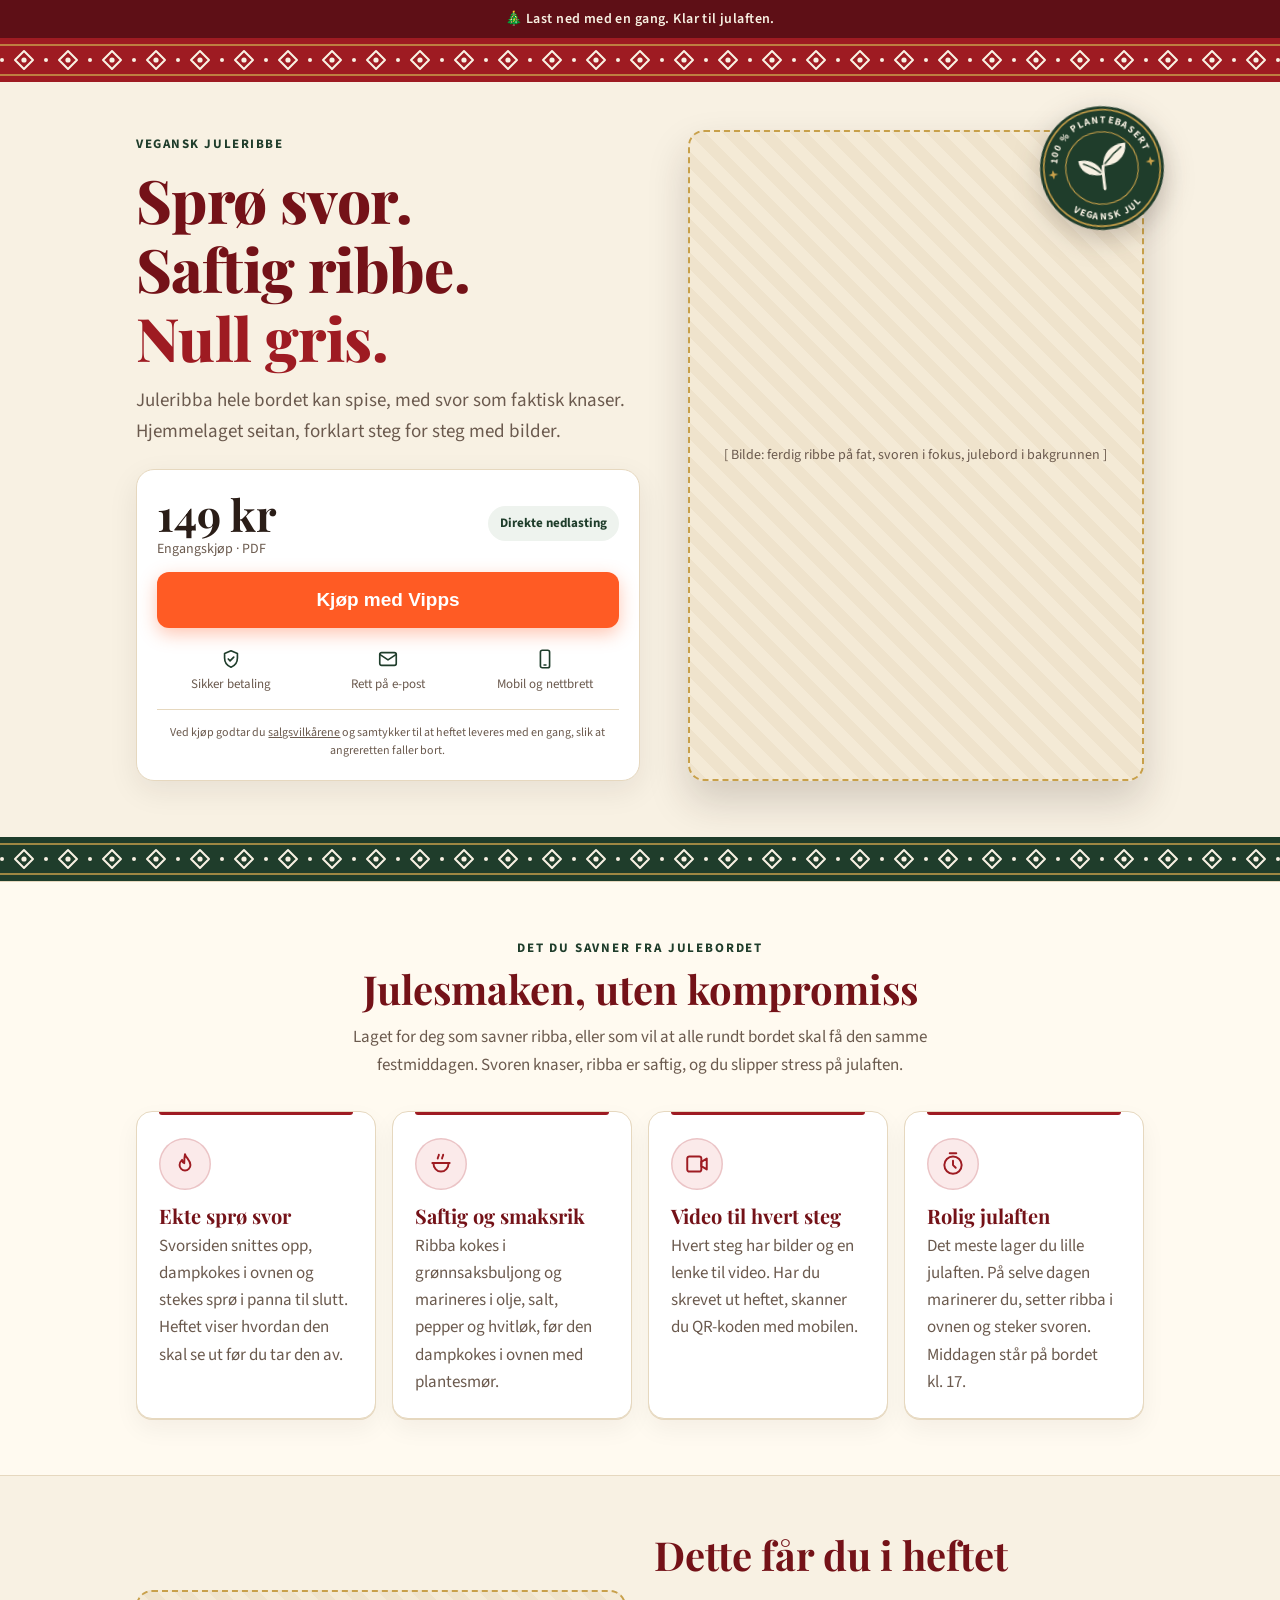
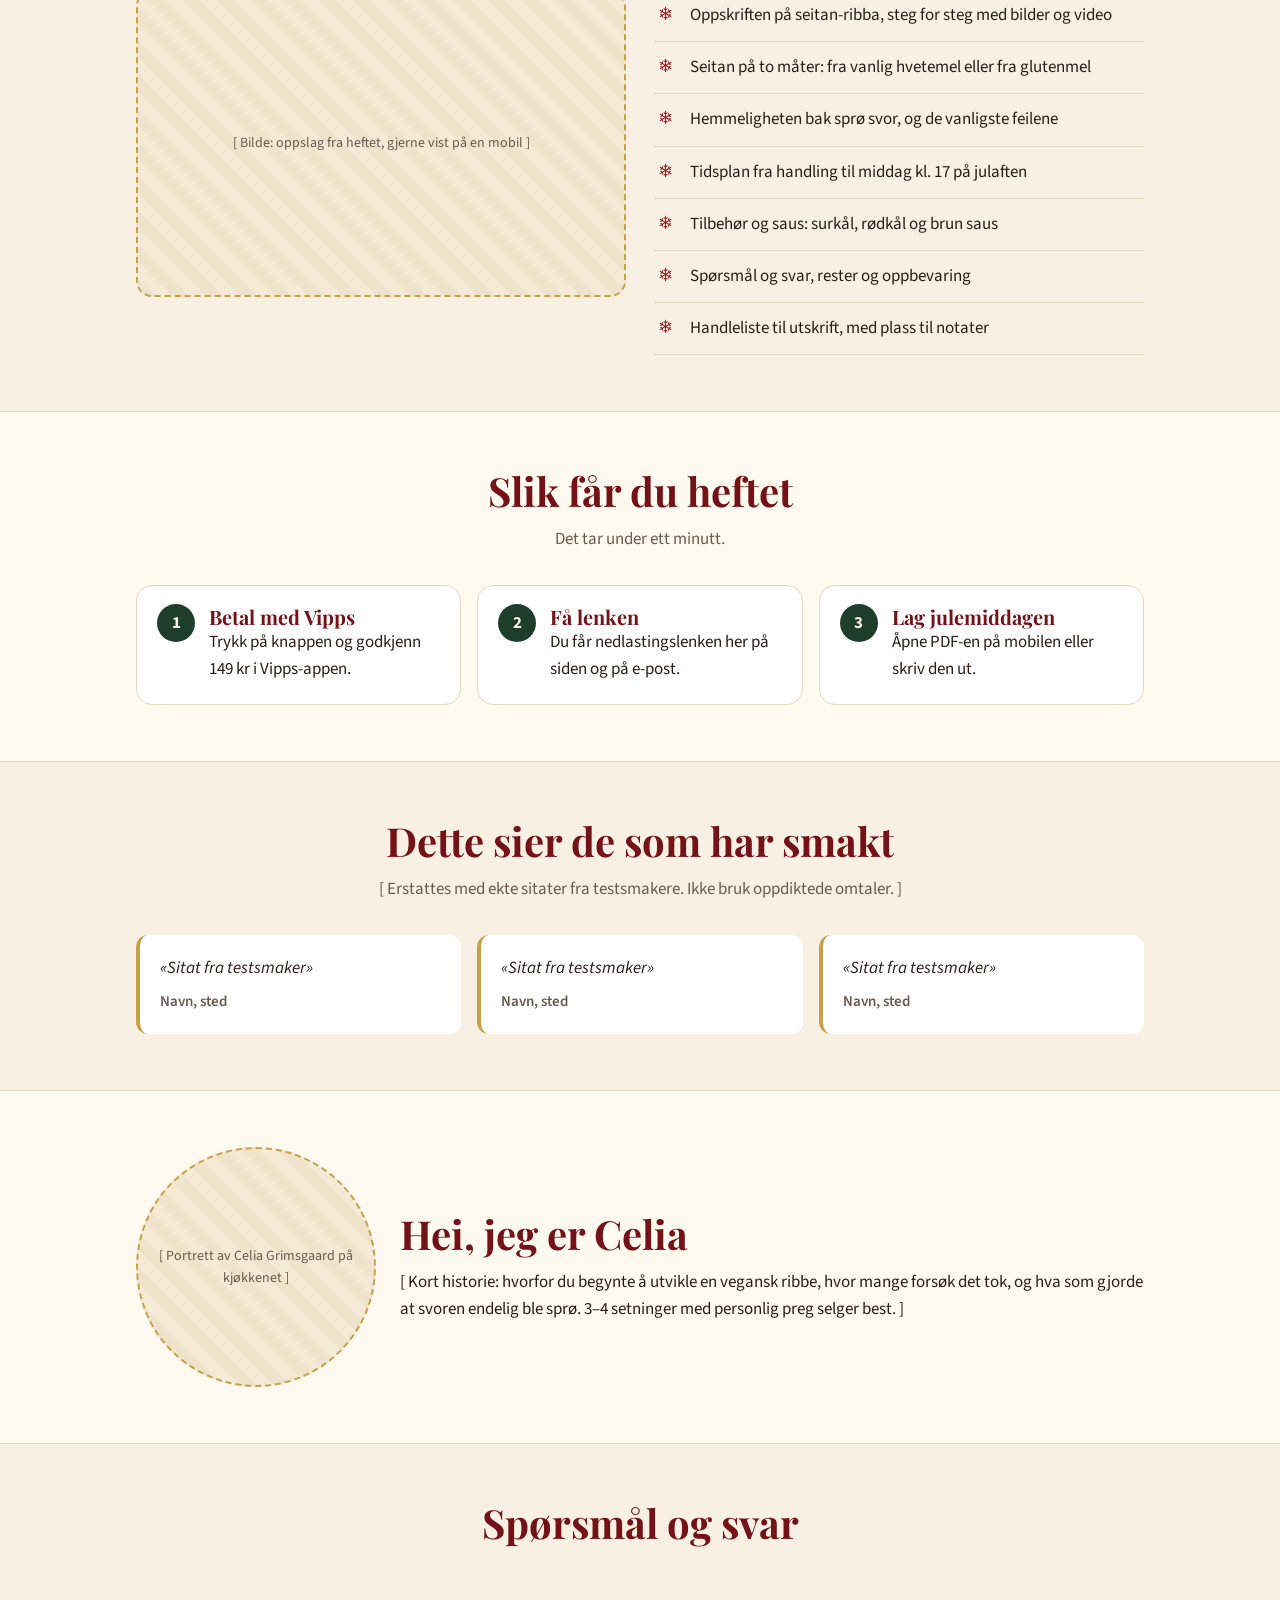
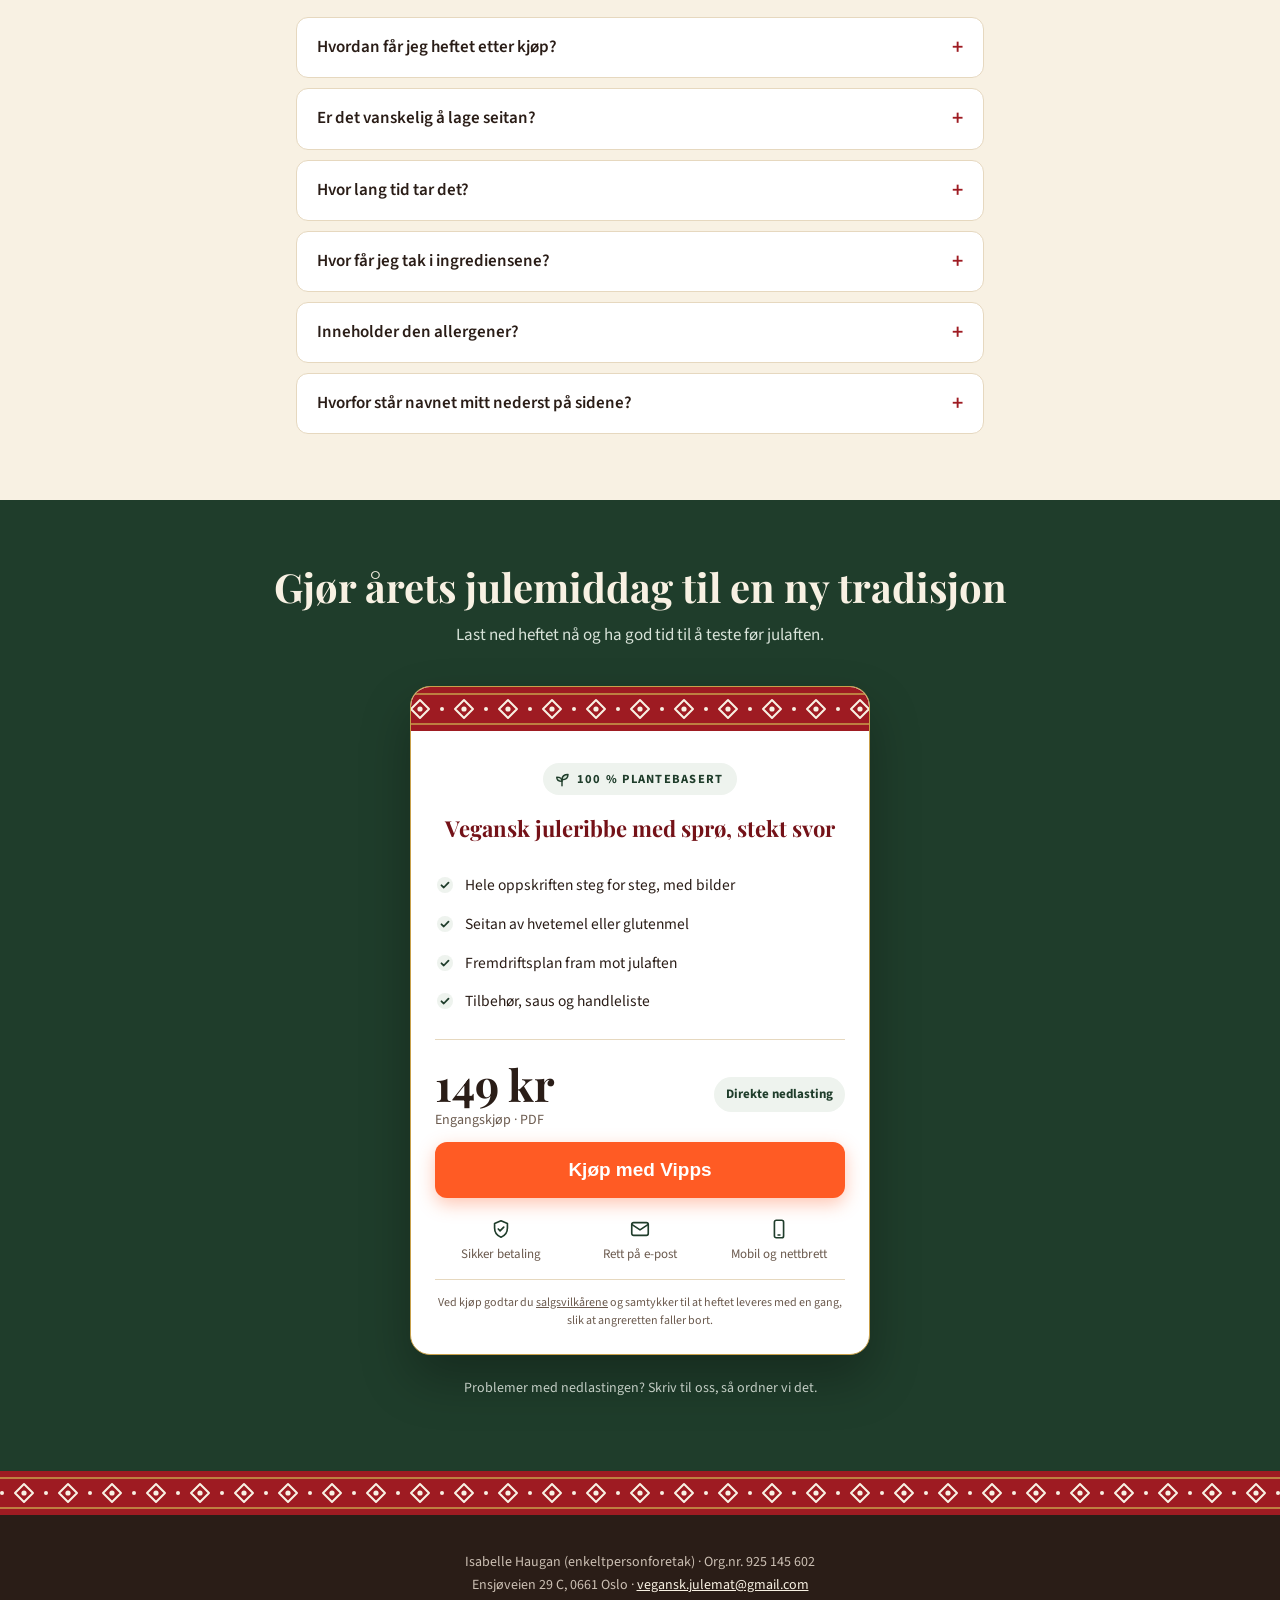
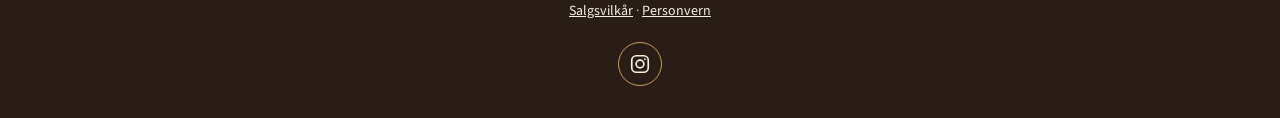
<file: index.html>
<!doctype html>
<html lang="nb">
<head>
<meta charset="utf-8">
<meta name="viewport" content="width=device-width, initial-scale=1">
<link rel="icon" href="assets/favicon.svg" type="image/svg+xml">
<link rel="icon" href="assets/favicon-32.png" sizes="32x32" type="image/png">
<link rel="apple-touch-icon" href="assets/apple-touch-icon.png">
<meta name="theme-color" content="#5e0f16">
<title>Vegansk juleribbe med sprø svor – oppskrift steg for steg</title>
<meta name="description" content="Oppskriftshefte på vegansk juleribbe av seitan med ekte sprø svor. Steg for steg med bilder og video, fremdriftsplan og handleliste. Last ned som PDF, betal med Vipps.">
<meta name="author" content="Celia Grimsgaard">
<meta name="robots" content="index, follow, max-image-preview:large">
<meta name="format-detection" content="telephone=no">
<!-- Bytt til https://veganskjuleribbe.no/ her, i JSON-LD under, i robots.txt og i sitemap.xml når domenet er koblet til -->
<link rel="canonical" href="https://ibh2511.github.io/vegansk-juleribbe/">
<meta property="og:type" content="website">
<meta property="og:locale" content="nb_NO">
<meta property="og:site_name" content="Vegansk juleribbe">
<meta property="og:url" content="https://ibh2511.github.io/vegansk-juleribbe/">
<meta property="og:title" content="Vegansk juleribbe med sprø svor">
<meta property="og:description" content="Hele oppskriften steg for steg, med bilder og video. Et oppskriftshefte av Celia Grimsgaard. Last ned som PDF, betal med Vipps.">
<meta property="og:image" content="https://ibh2511.github.io/vegansk-juleribbe/assets/og-bilde.jpg">
<meta property="og:image:secure_url" content="https://ibh2511.github.io/vegansk-juleribbe/assets/og-bilde.jpg">
<meta property="og:image:type" content="image/jpeg">
<meta property="og:image:width" content="1200">
<meta property="og:image:height" content="630">
<meta property="og:image:alt" content="Vegansk juleribbe med sprø svor, oppskriftshefte av Celia Grimsgaard">
<meta name="twitter:card" content="summary_large_image">
<meta name="twitter:title" content="Vegansk juleribbe med sprø svor">
<meta name="twitter:description" content="Hele oppskriften steg for steg, med bilder og video. Last ned som PDF, betal med Vipps.">
<meta name="twitter:image" content="https://ibh2511.github.io/vegansk-juleribbe/assets/og-bilde.jpg">
<meta name="twitter:image:alt" content="Vegansk juleribbe med sprø svor, oppskriftshefte av Celia Grimsgaard">
<script type="application/ld+json">
{
  "@context": "https://schema.org",
  "@graph": [
    {
      "@type": "Person",
      "@id": "https://ibh2511.github.io/vegansk-juleribbe/#celia",
      "name": "Celia Grimsgaard",
      "sameAs": ["https://www.instagram.com/cgrimsgaard/"]
    },
    {
      "@type": "Product",
      "@id": "https://ibh2511.github.io/vegansk-juleribbe/#hefte",
      "name": "Vegansk juleribbe med sprø, stekt svor – oppskriftshefte (PDF)",
      "description": "Oppskriftshefte på vegansk juleribbe av hjemmelaget seitan, med sprø svor. Steg for steg med bilder, fremdriftsplan, tilbehør, saus og handleliste.",
      "category": "Oppskriftshefte",
      "image": "https://ibh2511.github.io/vegansk-juleribbe/assets/og-bilde.jpg",
      "inLanguage": "nb-NO",
      "brand": { "@type": "Brand", "name": "Vegansk juleribbe" },
      "author": { "@id": "https://ibh2511.github.io/vegansk-juleribbe/#celia" },
      "offers": {
        "@type": "Offer",
        "url": "https://ibh2511.github.io/vegansk-juleribbe/",
        "price": "149.00",
        "priceCurrency": "NOK",
        "availability": "https://schema.org/InStock",
        "itemCondition": "https://schema.org/NewCondition"
      }
    },
    {
      "@type": "FAQPage",
      "mainEntity": [
        { "@type": "Question", "name": "Hvordan får jeg heftet etter kjøp?",
          "acceptedAnswer": { "@type": "Answer", "text": "Rett etter betaling får du en nedlastingslenke på siden og på e-post. Lenken virker i 7 dager." } },
        { "@type": "Question", "name": "Er det vanskelig å lage seitan?",
          "acceptedAnswer": { "@type": "Answer", "text": "Nei. Heftet viser hvert steg med bilder, og du trenger ikke spesielt utstyr." } },
        { "@type": "Question", "name": "Hvor får jeg tak i ingrediensene?",
          "acceptedAnswer": { "@type": "Answer", "text": "Du kan lage seitan fra vanlig hvetemel, som finnes i alle butikker, eller bruke glutenmel for å spare tid. Heftet viser begge deler, og handlelisten står bakerst." } },
        { "@type": "Question", "name": "Inneholder den allergener?",
          "acceptedAnswer": { "@type": "Answer", "text": "Ja, seitan er laget av hvetegluten og passer ikke for deg med cøliaki eller glutenintoleranse." } }
      ]
    }
  ]
}
</script>
<link rel="preconnect" href="https://fonts.googleapis.com">
<link rel="preconnect" href="https://fonts.gstatic.com" crossorigin>
<link href="https://fonts.googleapis.com/css2?family=Playfair+Display:wght@600;800&family=Source+Sans+3:wght@400;600;700&display=swap" rel="stylesheet">
<style>
:root{
  --red:#9e1b22; --red-dark:#741218; --green:#1f3d2b; --cream:#f8f1e3; --paper:#fffaf0;
  --gold:#c8a04a; --ink:#2a1d17; --muted:#6b5a4e; --vipps:#ff5b24; --line:#e6d8bf;
}
*{box-sizing:border-box;margin:0;padding:0}
html{scroll-behavior:smooth}
body{background:var(--cream);color:var(--ink);font:400 17px/1.6 "Source Sans 3",system-ui,sans-serif}
h1,h2,h3{font-family:"Playfair Display",Georgia,serif;line-height:1.15;color:var(--red-dark)}
img{max-width:100%;display:block}
.wrap{max-width:1040px;margin:0 auto;padding:0 16px}

/* Strikkemønster-bord (lusekofte-inspirert) */
.band{height:44px;background-color:var(--red);background-image:url("data:image/svg+xml,%3Csvg xmlns='http://www.w3.org/2000/svg' width='44' height='44'%3E%3Cg stroke='%23c8a04a' stroke-width='1.5'%3E%3Cline x1='0' y1='7' x2='44' y2='7'/%3E%3Cline x1='0' y1='37' x2='44' y2='37'/%3E%3C/g%3E%3Cpath d='M22 13 L31 22 L22 31 L13 22 Z' fill='none' stroke='%23f8f1e3' stroke-width='2' stroke-linejoin='round'/%3E%3Cg fill='%23f8f1e3'%3E%3Ccircle cx='22' cy='22' r='2.6'/%3E%3Ccircle cx='0' cy='22' r='2'/%3E%3Ccircle cx='44' cy='22' r='2'/%3E%3C/g%3E%3C/svg%3E");background-position:center;background-repeat:repeat-x}
.band.green{background-color:var(--green)}

header.top{background:#5e0f16;color:var(--cream);text-align:center;font-weight:600;font-size:14px;padding:8px 16px;letter-spacing:.03em}

.hero{padding:24px 0 48px}
.hero .grid{display:grid;gap:28px;align-items:center}
.eyebrow{display:inline-block;color:var(--green);font-weight:700;text-transform:uppercase;letter-spacing:.12em;font-size:13px;margin-bottom:10px}
.eyebrow-mobil{margin-bottom:-14px;text-align:center}
.eyebrow-desktop{display:none}
.hero h1{font-size:clamp(36px,8.5vw,60px);font-weight:800;letter-spacing:-.01em}
.hero h1 span{display:block}
.hero h1 em{font-style:normal;color:var(--red)}
.lead{font-size:19px;color:var(--muted);margin:14px 0 22px;max-width:32em}
.buybox{background:#fff;border:1px solid var(--line);border-radius:18px;padding:20px;max-width:none;box-shadow:0 10px 30px rgba(42,29,23,.08)}
.price-row{display:flex;align-items:center;justify-content:space-between;gap:12px;margin-bottom:14px}
.price{display:flex;flex-direction:column;line-height:1.1}
.price b{font-family:"Playfair Display",serif;font-size:44px;color:var(--ink)}
.price span{color:var(--muted);font-size:14px;margin-top:4px}
.lansering{font-size:14px;color:var(--muted);margin:-6px 0 14px}
.lansering b{color:var(--green)}
.lansering.na{display:flex;flex-wrap:wrap;align-items:center;gap:6px 10px;color:var(--ink)}
.lansering .igjen{background:#9e1b22;color:#f8f1e3;font-size:12px;font-weight:700;letter-spacing:.02em;padding:3px 9px;border-radius:999px;white-space:nowrap}
.belop{display:flex;align-items:baseline;gap:10px;white-space:nowrap}
.forpris{font-family:"Playfair Display",serif;font-size:22px;font-weight:700;color:#8a7a6c;text-decoration:line-through;text-decoration-color:#9e1b22;text-decoration-thickness:2px}
.chip.spar{background:#9e1b22;color:#f8f1e3}
.sticky .belop{gap:7px}
.sticky .forpris{font-size:15px;color:#b9c9bc;text-decoration-color:#f0b9a8}
[hidden]{display:none!important}
.chip{background:#eef3ee;color:var(--green);font-weight:700;font-size:13px;padding:7px 12px;border-radius:999px;white-space:nowrap}
.btn-vipps{display:inline-flex;align-items:center;justify-content:center;gap:0;white-space:pre;background:var(--vipps);color:#fff;
  font-weight:700;font-size:19px;padding:16px 28px;border-radius:12px;text-decoration:none;border:0;cursor:pointer;
  box-shadow:0 6px 18px rgba(255,91,36,.35);min-height:56px;width:100%;max-width:420px;transition:transform .1s}
.buybox .btn-vipps{max-width:none}
.btn-vipps:active{transform:scale(.98)}
.btn-vipps:focus-visible{outline:3px solid var(--green);outline-offset:3px}
.trust{display:grid;grid-template-columns:repeat(3,1fr);gap:8px;margin-top:20px;list-style:none}
.trust li{display:flex;flex-direction:column;align-items:center;text-align:center;gap:6px;font-size:13px;line-height:1.3;color:var(--muted)}
.trust svg{width:22px;height:22px;stroke:var(--green);fill:none;stroke-width:1.8;stroke-linecap:round;stroke-linejoin:round}
.samtykke{font-size:12px;color:var(--muted);margin-top:16px;padding-top:14px;border-top:1px solid var(--line);line-height:1.5;text-align:center}
.samtykke a{color:var(--muted)}

.ph{background:repeating-linear-gradient(45deg,#efe3cc 0 12px,#f4ead6 12px 24px);border:2px dashed var(--gold);
  border-radius:16px;display:flex;align-items:center;justify-content:center;text-align:center;color:var(--muted);
  font-size:14px;padding:16px;aspect-ratio:4/5}
.ph.wide{aspect-ratio:16/10}
.cover{position:relative;margin-top:14px}
.hero .cover .ph{aspect-ratio:4/3}
.cover .ph{box-shadow:0 20px 40px rgba(42,29,23,.18)}
.hero{overflow-x:clip}
.seal{position:absolute;top:-20px;right:-4px;width:100px;height:100px;transform:rotate(-8deg);filter:drop-shadow(0 8px 14px rgba(42,29,23,.25))}
.seal svg{display:block;width:100%;height:100%}

section{padding:56px 0}
section h2{font-size:clamp(28px,5vw,40px);text-align:center;margin-bottom:12px}
.sub{text-align:center;color:var(--muted);max-width:36em;margin:0 auto 32px}
.paper{background:var(--paper);border-top:1px solid var(--line);border-bottom:1px solid var(--line)}

.cards{display:grid;gap:16px}
.card{background:#fff;border:1px solid var(--line);border-radius:16px;padding:22px}
.card .ico{font-size:28px;margin-bottom:6px}
.card h3{font-size:20px;margin-bottom:6px}
.card p{color:var(--muted)}
.kicker{display:block;text-align:center;font-size:13px;font-weight:700;letter-spacing:.14em;text-transform:uppercase;color:var(--green);margin-bottom:8px}
.smak .card{position:relative;padding:26px 22px 22px;box-shadow:0 1px 0 var(--line),0 10px 24px rgba(42,29,23,.05)}
.smak .card::before{content:"";position:absolute;left:22px;right:22px;top:0;height:3px;border-radius:0 0 3px 3px;background:var(--red)}
.ikon{display:flex;align-items:center;justify-content:center;width:52px;height:52px;border-radius:50%;background:#fbeaea;margin-bottom:14px;box-shadow:inset 0 0 0 1.5px rgba(158,27,34,.18)}
.ikon svg{width:26px;height:26px;fill:none;stroke:var(--red);stroke-width:1.8;stroke-linecap:round;stroke-linejoin:round}

.inside{display:grid;gap:28px;align-items:center}
.list{list-style:none}
.list li{padding:12px 0 12px 36px;position:relative;border-bottom:1px solid var(--line)}
.list li::before{content:"❄";position:absolute;left:4px;top:11px;color:var(--red);font-size:18px}

.steps{display:grid;gap:16px;counter-reset:s}
.step{background:#fff;border-radius:16px;padding:20px 20px 20px 72px;position:relative;border:1px solid var(--line)}
.step::before{counter-increment:s;content:counter(s);position:absolute;left:20px;top:18px;width:38px;height:38px;border-radius:50%;
  background:var(--green);color:var(--cream);display:flex;align-items:center;justify-content:center;font-weight:700}

.quotes{display:grid;gap:16px}
blockquote{background:#fff;border-left:4px solid var(--gold);border-radius:12px;padding:20px;font-style:italic}
blockquote cite{display:block;margin-top:8px;font-style:normal;font-weight:600;color:var(--muted);font-size:15px}

.about{display:grid;gap:24px;align-items:center}
.about .ph{aspect-ratio:1;border-radius:50%;max-width:240px;margin:0 auto}

details{background:#fff;border:1px solid var(--line);border-radius:12px;margin-bottom:10px}
summary{cursor:pointer;padding:16px 20px;font-weight:600;list-style:none;position:relative;padding-right:44px}
summary::-webkit-details-marker{display:none}
summary::after{content:"+";position:absolute;right:20px;top:12px;font-size:22px;color:var(--red)}
details[open] summary::after{content:"–"}
details p{padding:0 20px 16px;color:var(--muted)}

.final{background:var(--green);color:var(--cream);padding:64px 0 72px}
.final h2{color:var(--cream)}
.final .sub{color:#d8e3d9;margin-bottom:36px}
.final-card{position:relative;overflow:hidden;background:#fff;color:var(--ink);border-radius:20px;max-width:460px;margin:0 auto;padding:76px 24px 24px;
  box-shadow:0 24px 50px rgba(0,0,0,.28);border:1px solid var(--gold)}
.card-band{position:absolute;left:0;right:0;top:0;height:44px;border-radius:19px 19px 0 0;background-color:var(--red);
  background-image:url("data:image/svg+xml,%3Csvg xmlns='http://www.w3.org/2000/svg' width='44' height='44'%3E%3Cg stroke='%23c8a04a' stroke-width='1.5'%3E%3Cline x1='0' y1='7' x2='44' y2='7'/%3E%3Cline x1='0' y1='37' x2='44' y2='37'/%3E%3C/g%3E%3Cpath d='M22 13 L31 22 L22 31 L13 22 Z' fill='none' stroke='%23f8f1e3' stroke-width='2' stroke-linejoin='round'/%3E%3Cg fill='%23f8f1e3'%3E%3Ccircle cx='22' cy='22' r='2.6'/%3E%3Ccircle cx='0' cy='22' r='2'/%3E%3Ccircle cx='44' cy='22' r='2'/%3E%3C/g%3E%3C/svg%3E");background-position:center;background-repeat:repeat-x}
.plante{display:flex;align-items:center;justify-content:center;gap:6px;width:max-content;margin:0 auto 20px;padding:6px 14px 6px 10px;border-radius:999px;
  background:#eef3ee;color:var(--green);font-weight:700;font-size:12.5px;letter-spacing:.1em;text-transform:uppercase}
.plante svg{width:18px;height:18px;fill:none;stroke:var(--green);stroke-width:1.9;stroke-linecap:round;stroke-linejoin:round}
.plante svg path:not(:first-child){fill:#cfe0d2}
.final-card h3{font-size:22px;line-height:1.25;text-align:center;margin-bottom:24px}
.final-card .incl{list-style:none;margin:0 0 20px;padding:0 0 18px;border-bottom:1px solid var(--line)}
.final-card .incl li{position:relative;padding:7px 0 7px 30px;font-size:15.5px}
.final-card .incl li::before{content:"";position:absolute;left:2px;top:11px;width:16px;height:16px;border-radius:50%;background:#eef3ee
  url("data:image/svg+xml,%3Csvg xmlns='http://www.w3.org/2000/svg' viewBox='0 0 16 16'%3E%3Cpath d='M4.5 8.3l2.3 2.2 4.7-4.9' fill='none' stroke='%231f3d2b' stroke-width='1.8' stroke-linecap='round' stroke-linejoin='round'/%3E%3C/svg%3E") center/16px no-repeat}
.final-card .btn-vipps{max-width:none}
.hjelp{text-align:center;color:#d8e3d9;font-size:14px;margin-top:22px}
.hjelp a{color:var(--cream)}

footer{background:var(--ink);color:#cbbfb3;font-size:14px;padding:32px 0 calc(112px + env(safe-area-inset-bottom));text-align:center}
footer p{margin:4px 0}
.ig{display:inline-flex;align-items:center;justify-content:center;width:44px;height:44px;border-radius:50%;border:1.5px solid var(--gold);margin-top:16px;color:var(--cream);transition:background .2s}
.ig:hover{background:rgba(200,160,74,.18)}
.ig svg{width:22px;height:22px;fill:none;stroke:currentColor;stroke-width:1.8}
footer a{color:var(--cream)}

.sticky{position:fixed;left:0;right:0;bottom:0;background:var(--green);color:var(--cream);border-top:2px solid var(--gold);box-shadow:0 -8px 24px rgba(0,0,0,.18);
  padding:12px 16px;display:flex;align-items:center;gap:12px;z-index:10;backdrop-filter:blur(6px);
  transform:translateY(110%);transition:transform .25s}
.sticky.show{transform:none}
.sticky .p{font-weight:700;white-space:nowrap}
.sticky .p small{display:block;font-weight:400;color:#d8e3d9;font-size:12px}
.sticky{padding-bottom:calc(12px + env(safe-area-inset-bottom))}
.sticky .p b{font-family:"Playfair Display",serif;font-size:24px;line-height:1;color:var(--cream)}
.sticky .btn-vipps{flex:1;font-size:17px;padding:12px 16px;min-height:52px;box-shadow:0 4px 12px rgba(255,91,36,.3)}

@media (min-width:1000px){ .smak .cards.fire{grid-template-columns:repeat(4,1fr)} }
@media (min-width:760px){
  footer{padding-bottom:32px}
  .hero{padding:48px 0 56px}
  .hero .grid{grid-template-columns:1.05fr .95fr;align-items:stretch;gap:48px}
  .eyebrow-mobil{display:none}
  .eyebrow-desktop{display:inline-block}
  .hero .cover{order:2;margin-top:0;display:flex}
  .hero .cover .ph{aspect-ratio:auto;flex:1;min-height:520px}
  .seal{width:128px;height:128px;top:-26px;right:-22px}
  .cards{grid-template-columns:repeat(3,1fr)}
  .cards.fire{grid-template-columns:repeat(2,1fr)}
  .inside{grid-template-columns:1fr 1fr}
  .steps{grid-template-columns:repeat(3,1fr)}
  .quotes{grid-template-columns:repeat(3,1fr)}
  .about{grid-template-columns:240px 1fr}
  .sticky{display:none}
}

/* Kjøpsskjema for Vipps privat (navn og e-post før betaling) */
dialog.skjema{border:0;padding:0;background:transparent;max-width:440px;width:calc(100% - 32px);margin:auto}
dialog.skjema::backdrop{background:rgba(42,29,23,.55)}
/* Eldre telefoner uten <dialog> (iOS før 15.4): skjemaet skjules til det åpnes, og vises da midt på skjermen */
dialog.skjema:not([open]){display:none}
dialog.skjema.uten-modal[open]{display:block;position:fixed;top:16px;left:0;right:0;margin:0 auto;max-height:calc(100% - 32px);overflow:auto;z-index:60;box-shadow:0 0 0 100vmax rgba(42,29,23,.55)}
.skjema form{position:relative;background:var(--paper);border:1px solid var(--line);border-radius:18px;padding:26px 22px 20px;box-shadow:0 20px 50px rgba(0,0,0,.25)}
.skjema h2{font-size:28px;margin:0 30px 6px 0}
.skjema .sub{color:var(--muted);margin:0 0 16px;font-size:16px}
.skjema label{display:block;font-weight:700;font-size:15px;margin-top:12px;color:var(--ink)}
.skjema input{display:block;width:100%;font:inherit;font-weight:400;padding:12px 14px;border:1px solid #d8c7a8;border-radius:10px;background:#fff;margin-top:6px;min-height:50px}
.skjema input:focus{outline:2px solid var(--green);outline-offset:1px}
.skjema small{display:block;font-weight:400;color:var(--muted);font-size:13.5px;margin-top:4px}
.skjema .btn-vipps{margin-top:18px;max-width:none}
.skjema .feil{background:#fbeaea;color:var(--red-dark);border-radius:8px;padding:8px 12px;font-size:14.5px;margin-top:12px}
.skjema .lukk{position:absolute;top:10px;right:10px;width:40px;height:40px;border:0;background:none;font-size:28px;line-height:1;color:var(--muted);cursor:pointer;border-radius:50%}
.skjema .lukk:focus-visible{outline:2px solid var(--green)}
</style>
<script src="assets/config.js"></script>
<script src="assets/api.js"></script>
<script src="assets/nettleser.js"></script>
</head>
<body>

<header class="top">🎄 Last ned med en gang. Klar til julaften.</header>
<div class="band" aria-hidden="true"></div>

<main>
<section class="hero">
  <div class="wrap grid">
    <span class="eyebrow eyebrow-mobil">Vegansk juleribbe · Oppskriftshefte</span>
    <div class="cover">
      <div class="ph">[ Bilde: ferdig ribbe på fat, svoren i fokus, julebord i bakgrunnen ]</div>
      <div class="seal" role="img" aria-label="100 prosent plantebasert, vegansk jul">
        <svg viewBox="0 0 120 120" aria-hidden="true">
          <defs>
            <path id="vjTopp" d="M17.5,60 A42.5,42.5 0 0,1 102.5,60"/>
            <path id="vjBunn" d="M11.5,60 A48.5,48.5 0 0,0 108.5,60"/>
          </defs>
          <circle cx="60" cy="60" r="58" fill="#1f3d2b"/>
          <circle cx="60" cy="60" r="54.5" fill="none" stroke="#c8a04a" stroke-width="1.4"/>
          <circle cx="60" cy="60" r="34" fill="none" stroke="#c8a04a" stroke-width="1"/>
          <g font-family="'Source Sans 3', sans-serif" font-weight="700" font-size="9.4" letter-spacing="1.25" fill="#f8f1e3" text-anchor="middle">
            <text><textPath href="#vjTopp" startOffset="50%">100 % PLANTEBASERT</textPath></text>
            <text><textPath href="#vjBunn" startOffset="50%">VEGANSK JUL</textPath></text>
          </g>
          <g fill="#c8a04a">
            <path d="M14 56.5 L15.2 59.8 L18.5 61 L15.2 62.2 L14 65.5 L12.8 62.2 L9.5 61 L12.8 59.8 Z" transform="translate(0 -1)"/>
            <path d="M106 56.5 L107.2 59.8 L110.5 61 L107.2 62.2 L106 65.5 L104.8 62.2 L101.5 61 L104.8 59.8 Z" transform="translate(0 -1)"/>
          </g>
          <g transform="translate(59 63) scale(1.12)">
            <path d="M1 15 C1 8 1 2 2 -4" fill="none" stroke="#f8f1e3" stroke-width="2.4" stroke-linecap="round"/>
            <path d="M2 -4 C3 -15 12 -22 23 -21 C23 -10 14 -3 2 -4 Z" fill="#f8f1e3"/>
            <path d="M1 3 C0 -6 -8 -12 -18 -11 C-18 -2 -10 4 1 3 Z" fill="#f8f1e3"/>
            <path d="M4 -6 C9 -11 14 -15 19 -18" fill="none" stroke="#1f3d2b" stroke-width="1.2" stroke-linecap="round"/>
            <path d="M-1 1 C-5 -3 -10 -6 -14 -8" fill="none" stroke="#1f3d2b" stroke-width="1.2" stroke-linecap="round"/>
          </g>
        </svg>
      </div>
    </div>
    <div>
      <span class="eyebrow eyebrow-desktop">Vegansk juleribbe</span>
      <h1><span>Sprø svor.</span><span>Saftig ribbe.</span><span><em>Null gris.</em></span></h1>
      <p class="lead">Juleribba hele bordet kan spise, med svor som faktisk knaser. Hjemmelaget seitan, forklart steg for steg med bilder.</p>
      <div class="buybox">
        <div class="price-row">
          <div class="price"><div class="belop"><b data-pris>149 kr</b><s class="forpris" data-forpris hidden>149 kr</s></div><span>Engangskjøp · PDF</span></div>
          <span class="chip" data-chip-vanlig>Direkte nedlasting</span><span class="chip spar" data-spar hidden></span>
        </div>
        <p class="lansering" data-lansering hidden></p>
        <button class="btn-vipps buy" type="button" data-cta="hero">Kjøp med <strong>Vipps</strong></button>
        <ul class="trust">
          <li><svg viewBox="0 0 24 24"><path d="M12 3l7 3v5c0 4.5-3 8.5-7 10-4-1.5-7-5.5-7-10V6l7-3z"/><path d="M9 12l2 2 4-4"/></svg>Sikker betaling</li>
          <li><svg viewBox="0 0 24 24"><rect x="3" y="5" width="18" height="14" rx="2"/><path d="M3 7l9 6 9-6"/></svg>Rett på e-post</li>
          <li><svg viewBox="0 0 24 24"><rect x="7" y="2.5" width="10" height="19" rx="2"/><path d="M11 18.5h2"/></svg>Mobil og nettbrett</li>
        </ul>
        <p class="samtykke">Ved kjøp godtar du <a href="vilkar.html">salgsvilkårene</a> og samtykker til at heftet leveres med en gang, slik at angreretten faller bort.</p>
      </div>
    </div>
  </div>
</section>

<div class="band green" aria-hidden="true"></div>

<section class="paper smak">
  <div class="wrap">
    <span class="kicker">Det du savner fra julebordet</span>
    <h2>Julesmaken, uten kompromiss</h2>
    <p class="sub">Laget for deg som savner ribba, eller som vil at alle rundt bordet skal få den samme festmiddagen. Svoren knaser, ribba er saftig, og du slipper stress på julaften.</p>
    <div class="cards fire">
      <div class="card"><span class="ikon" aria-hidden="true"><svg viewBox="0 0 24 24"><path d="M12 3c1 3.5 5 5.5 5 10a5 5 0 0 1-10 0c0-2.2 1-3.6 2.3-4.8.2 1.6.9 2.6 2 3 0-3 .2-5.6.7-8.2z"/></svg></span><h3>Ekte sprø svor</h3><p>Svorsiden snittes opp, dampkokes i ovnen og stekes sprø i panna til slutt. Heftet viser hvordan den skal se ut før du tar den av.</p></div>
      <div class="card"><span class="ikon" aria-hidden="true"><svg viewBox="0 0 24 24"><path d="M4 11h16"/><path d="M5 11c0 4.4 3.1 8 7 8s7-3.6 7-8"/><path d="M9 7c0-1.5 1-2 1-3.5M13 7c0-1.5 1-2 1-3.5"/></svg></span><h3>Saftig og smaksrik</h3><p>Ribba kokes i grønnsaksbuljong og marineres i olje, salt, pepper og hvitløk, før den dampkokes i ovnen med plantesmør.</p></div>
      <div class="card"><span class="ikon" aria-hidden="true"><svg viewBox="0 0 24 24"><rect x="3" y="5" width="13" height="14" rx="2"/><path d="M16 10l5-3v10l-5-3z"/></svg></span><h3>Video til hvert steg</h3><p>Hvert steg har bilder og en lenke til video. Har du skrevet ut heftet, skanner du QR-koden med mobilen.</p></div>
      <div class="card"><span class="ikon" aria-hidden="true"><svg viewBox="0 0 24 24"><circle cx="12" cy="13" r="8"/><path d="M12 9v4l2.5 2.5"/><path d="M9 2h6"/></svg></span><h3>Rolig julaften</h3><p>Det meste lager du lille julaften. På selve dagen marinerer du, setter ribba i ovnen og steker svoren. Middagen står på bordet kl.&nbsp;17.</p></div>
    </div>

  </div>
</section>

<section>
  <div class="wrap inside">
    <div class="ph wide">[ Bilde: oppslag fra heftet, gjerne vist på en mobil ]</div>
    <div>
      <h2 style="text-align:left">Dette får du i heftet</h2>
      <ul class="list">
        <li>Oppskriften på seitan-ribba, steg for steg med bilder og video</li>
        <li>Seitan på to måter: fra vanlig hvetemel eller fra glutenmel</li>
        <li>Hemmeligheten bak sprø svor, og de vanligste feilene</li>
        <li>Tidsplan fra handling til middag kl. 17 på julaften</li>
        <li>Tilbehør og saus: surkål, rødkål og brun saus</li>
        <li>Spørsmål og svar, rester og oppbevaring</li>
        <li>Handleliste til utskrift, med plass til notater</li>
      </ul>
    </div>
  </div>
</section>

<section class="paper">
  <div class="wrap">
    <h2>Slik får du heftet</h2>
    <p class="sub">Det tar under ett minutt.</p>
    <div class="steps">
      <div class="step"><h3>Betal med Vipps</h3><p data-bare-bedrift>Trykk på knappen og godkjenn <span data-pris>149 kr</span> i Vipps-appen.</p><p data-bare-privat hidden>Trykk på knappen, skriv navn og e-post, og vipps <span data-pris>149 kr</span>.</p></div>
      <div class="step"><h3>Få lenken</h3><p>Du får nedlastingslenken her på siden og på e-post.</p></div>
      <div class="step"><h3>Lag julemiddagen</h3><p>Åpne PDF-en på mobilen eller skriv den ut.</p></div>
    </div>
  </div>
</section>

<section>
  <div class="wrap">
    <h2>Dette sier de som har smakt</h2>
    <p class="sub">[ Erstattes med ekte sitater fra testsmakere. Ikke bruk oppdiktede omtaler. ]</p>
    <div class="quotes">
      <blockquote>«Sitat fra testsmaker»<cite>Navn, sted</cite></blockquote>
      <blockquote>«Sitat fra testsmaker»<cite>Navn, sted</cite></blockquote>
      <blockquote>«Sitat fra testsmaker»<cite>Navn, sted</cite></blockquote>
    </div>
  </div>
</section>

<section class="paper">
  <div class="wrap about">
    <div class="ph">[ Portrett av Celia Grimsgaard på kjøkkenet ]</div>
    <div>
      <h2 style="text-align:left">Hei, jeg er Celia</h2>
      <p>[ Kort historie: hvorfor du begynte å utvikle en vegansk ribbe, hvor mange forsøk det tok, og hva som gjorde at svoren endelig ble sprø. 3–4 setninger med personlig preg selger best. ]</p>
    </div>
  </div>
</section>

<section>
  <div class="wrap" style="max-width:720px">
    <h2>Spørsmål og svar</h2>
    <p class="sub">&nbsp;</p>
    <details><summary>Hvordan får jeg heftet etter kjøp?</summary><p>Rett etter betaling får du en nedlastingslenke på siden og på e-post. Lenken virker i 7 dager.</p></details>
    <details><summary>Er det vanskelig å lage seitan?</summary><p>Nei. Heftet viser hvert steg med bilder og video, og du trenger bare ovnsform, stekepanne og en skarp kniv.</p></details>
    <details><summary>Hvor lang tid tar det?</summary><p>Det meste gjør du lille julaften. På julaften marinerer du ribba om formiddagen, setter den i ovnen kl.&nbsp;14 og steker svoren kl.&nbsp;16.30, så middagen er klar kl.&nbsp;17.</p></details>
    <details><summary>Hvor får jeg tak i ingrediensene?</summary><p>Du kan lage seitan fra vanlig hvetemel, som finnes i alle butikker, eller bruke glutenmel for å spare tid. Heftet viser begge deler, og handlelisten står bakerst.</p></details>
    <details><summary>Inneholder den allergener?</summary><p>Ja, seitan er laget av hvetegluten og passer ikke for deg med cøliaki eller glutenintoleranse.</p></details>
    <details><summary>Hvorfor står navnet mitt nederst på sidene?</summary><p>Hvert hefte merkes med kjøperens navn og ordrenummer. Det beskytter arbeidet bak oppskriften mot ulovlig deling.</p></details>
  </div>
</section>

<section class="final" id="kjop">
  <div class="wrap">
    <h2>Gjør årets julemiddag til en ny tradisjon</h2>
    <p class="sub">Last ned heftet nå og ha god tid til å teste før julaften.</p>
    <div class="final-card">
      <div class="card-band" aria-hidden="true"></div>
      <span class="plante"><svg viewBox="0 0 24 24" aria-hidden="true"><path d="M12 21v-8"/><path d="M12 13c0-4 3-7 8-7 0 4-3 7-8 7z"/><path d="M12 15c0-3-2.5-5.5-7-5.5 0 3 2.5 5.5 7 5.5z"/></svg>100 % plantebasert</span>
      <h3>Vegansk juleribbe med sprø, stekt svor</h3>
      <ul class="incl">
        <li>Hele oppskriften steg for steg, med bilder</li>
        <li>Seitan av hvetemel eller glutenmel</li>
        <li>Fremdriftsplan fram mot julaften</li>
        <li>Tilbehør, saus og handleliste</li>
      </ul>
      <div class="price-row">
        <div class="price"><div class="belop"><b data-pris>149 kr</b><s class="forpris" data-forpris hidden>149 kr</s></div><span>Engangskjøp · PDF</span></div>
        <span class="chip" data-chip-vanlig>Direkte nedlasting</span><span class="chip spar" data-spar hidden></span>
      </div>
      <p class="lansering" data-lansering hidden></p>
      <button class="btn-vipps buy" type="button" data-cta="final">Kjøp med <strong>Vipps</strong></button>
      <ul class="trust">
          <li><svg viewBox="0 0 24 24"><path d="M12 3l7 3v5c0 4.5-3 8.5-7 10-4-1.5-7-5.5-7-10V6l7-3z"/><path d="M9 12l2 2 4-4"/></svg>Sikker betaling</li>
          <li><svg viewBox="0 0 24 24"><rect x="3" y="5" width="18" height="14" rx="2"/><path d="M3 7l9 6 9-6"/></svg>Rett på e-post</li>
          <li><svg viewBox="0 0 24 24"><rect x="7" y="2.5" width="10" height="19" rx="2"/><path d="M11 18.5h2"/></svg>Mobil og nettbrett</li>
        </ul>
      <p class="samtykke">Ved kjøp godtar du <a href="vilkar.html">salgsvilkårene</a> og samtykker til at heftet leveres med en gang, slik at angreretten faller bort.</p>
    </div>
    <p class="hjelp">Problemer med nedlastingen? Skriv til oss, så ordner vi det.</p>
  </div>
</section>
</main>

<div class="band" aria-hidden="true"></div>
<footer>
  <div class="wrap">
    <p>Isabelle Haugan (enkeltpersonforetak) · Org.nr.&nbsp;925&nbsp;145&nbsp;602<br>Ensjøveien 29&nbsp;C, 0661&nbsp;Oslo · <a href="mailto:vegansk.julemat@gmail.com">vegansk.julemat@gmail.com</a></p>
    <p><a href="vilkar.html">Salgsvilkår</a> · <a href="personvern.html">Personvern</a></p>
    <a class="ig" href="https://www.instagram.com/cgrimsgaard/" target="_blank" rel="noopener" aria-label="Instagram: @cgrimsgaard"><svg viewBox="0 0 24 24" aria-hidden="true"><rect x="3" y="3" width="18" height="18" rx="5"/><circle cx="12" cy="12" r="4.2"/><circle cx="17.3" cy="6.7" r="1" fill="currentColor" stroke="none"/></svg></a>
  </div>
</footer>

<div class="sticky" id="sticky">
  <div class="p"><span class="belop"><b data-pris>149 kr</b><s class="forpris" data-forpris hidden>149 kr</s></span><small data-lansering-kort>Direkte nedlasting</small></div>
  <button class="btn-vipps buy" type="button" data-cta="sticky">Kjøp med <strong>Vipps</strong></button>
</div>

<dialog class="skjema" id="kjopsskjema" aria-labelledby="skjemaTittel">
  <form id="skjema" novalidate>
    <button class="lukk" type="button" id="lukkSkjema" aria-label="Lukk">×</button>
    <h2 id="skjemaTittel">Kjøp heftet</h2>
    <p class="sub">Du betaler <b data-pris>149 kr</b> med Vipps på neste side.</p>
    <label for="kNavn">Fullt navn, slik det står i Vipps</label>
    <input id="kNavn" name="navn" autocomplete="name" maxlength="80" required>
    <label for="kEpost">E-post<small>Heftet sendes hit.</small></label>
    <input id="kEpost" name="epost" type="email" inputmode="email" autocomplete="email" maxlength="120" required>
    <p class="feil" id="skjemaFeil" role="alert" hidden></p>
    <button class="btn-vipps" type="submit" id="tilBetaling">Gå til betaling</button>
    <p class="samtykke">Ved kjøp godtar du <a href="vilkar.html">salgsvilkårene</a> og samtykker til at heftet leveres med en gang, slik at angreretten faller bort.</p>
  </form>
</dialog>

<script src="assets/pris.js"></script>
<script>
// Vis kjøpsknapp nederst på mobil når hovedknappen er scrollet ut av syne
(function(){
  var hero=document.querySelector('.hero .btn-vipps'), final=document.getElementById('kjop'), s=document.getElementById('sticky');
  if(!('IntersectionObserver' in window)) return;
  var heroOut=false, finalIn=false;
  function upd(){ s.classList.toggle('show', heroOut && !finalIn); }
  new IntersectionObserver(function(e){ heroOut=!e[0].isIntersecting; upd(); }).observe(hero);
  new IntersectionObserver(function(e){ finalIn=e[0].isIntersecting; upd(); }).observe(final);
})();

// Kjøp: oppretter Vipps-betaling i backend og sender kunden videre til Vipps
// Tåler at assets/api.js mangler (f.eks. når siden forhåndsvises alene)
if (typeof window.vjHit !== 'function') {
  window.vjHit = function(){};
  window.vjUtm = function(){ return {utm_source:'', utm_campaign:'', fra:'', ref:''}; };
}
vjHit();
// To løsninger, valgt i admin: Vipps bedrift sender kunden rett til Vipps. Vipps privat spør først om navn
// og e-post, og takkesiden viser hvordan man vippser. Backend avgjør, så siden følger med selv om du bytter.
var aktivCta='';
document.querySelectorAll('button.buy').forEach(function(b){
  var tekst=b.innerHTML; b.dataset.tekst=tekst;
  b.addEventListener('click', function(){
    if(!window.VJ_API){ b.textContent='Salget åpner snart'; return; }
    aktivCta=b.dataset.cta;
    if(window.VJ_BETALING==='privat') return visSkjema();
    b.disabled=true; b.textContent='Åpner Vipps …';
    var u=vjUtm();
    vjGet({action:'create', cta:b.dataset.cta, utm_source:u.utm_source, utm_campaign:u.utm_campaign, fra:u.fra, ref:u.ref, testpris:window.VJ_TESTPRIS||''})
      .then(function(d){
        b.disabled=false; b.innerHTML=tekst;
        if(d.error==='MANGLER_INFO'){ window.VJ_BETALING='privat'; return visSkjema(); }
        if(!d.ok||!d.redirectUrl) throw new Error(d.error); location.href=d.redirectUrl;
      })
      .catch(function(){ b.disabled=false; b.innerHTML=tekst; alertBox(); });
  });
});
var dlg=document.getElementById('kjopsskjema'), skjema=document.getElementById('skjema'), sFeil=document.getElementById('skjemaFeil');
function visSkjema(){
  try{ var lagret=JSON.parse(sessionStorage.getItem('vj_kunde')||'{}'); if(lagret.navn) skjema.navn.value=lagret.navn; if(lagret.epost) skjema.epost.value=lagret.epost; }catch(e){}
  sFeil.hidden=true;
  if(dlg.showModal) dlg.showModal(); else { dlg.classList.add('uten-modal'); dlg.setAttribute('open',''); }
  setTimeout(function(){ (skjema.navn.value?skjema.epost:skjema.navn).focus(); },50);
}
function lukkSkjema(){ if(dlg.close) dlg.close(); else dlg.removeAttribute('open'); }
document.getElementById('lukkSkjema').onclick=lukkSkjema;
dlg.addEventListener('click',function(e){ if(e.target===dlg) lukkSkjema(); });
skjema.addEventListener('submit',function(e){
  e.preventDefault();
  var navn=skjema.navn.value.trim(), epost=skjema.epost.value.trim();
  function feil(t,felt){ sFeil.textContent=t; sFeil.hidden=false; if(felt) felt.focus(); }
  if(navn.split(/\s+/).filter(function(w){return w.length>1;}).length<2) return feil('Skriv fullt navn, slik det står i Vipps.',skjema.navn);
  if(!/^[^\s@]+@[^\s@]+\.[^\s@]+$/.test(epost)) return feil('Skriv en gyldig e-postadresse.',skjema.epost);
  try{ sessionStorage.setItem('vj_kunde',JSON.stringify({navn:navn,epost:epost})); }catch(e){}
  var knapp=document.getElementById('tilBetaling'); knapp.disabled=true; knapp.textContent='Et øyeblikk …'; sFeil.hidden=true;
  var u=vjUtm();
  vjPost({action:'create', navn:navn, epost:epost, cta:aktivCta, utm_source:u.utm_source, utm_campaign:u.utm_campaign, fra:u.fra, ref:u.ref, testpris:window.VJ_TESTPRIS||''})
    .then(function(d){
      if(d.redirectUrl){ location.href=d.redirectUrl; return; } // byttet til Vipps bedrift mens siden var åpen
      if(!d.ok||!d.takkUrl) throw new Error(d.error||'');
      // Takkesiden viser betalingsboksen med en gang fra dette, og sjekker status i bakgrunnen.
      try{ if(d.info) sessionStorage.setItem('vj_betaling_'+d.ordre,JSON.stringify(d.info)); }catch(e){}
      location.href=d.takkUrl;
    })
    .catch(function(err){ knapp.disabled=false; knapp.textContent='Gå til betaling'; feil(err&&err.message&&err.message.length<120?err.message:'Vi fikk ikke kontakt. Prøv igjen om litt.'); });
});
// Går kunden tilbake fra Vipps, henter mobilen ofte siden fra minnet med knappen fortsatt låst. Lås den opp igjen.
window.addEventListener('pageshow', function(e){
  document.querySelectorAll('button.buy').forEach(function(b){ if(b.disabled && b.dataset.tekst){ b.disabled=false; b.innerHTML=b.dataset.tekst; } });
  var k=document.getElementById('tilBetaling'); if(k && k.disabled){ k.disabled=false; k.textContent='Gå til betaling'; }
});
function alertBox(){
  var m=document.getElementById('kjopfeil'); if(m){ m.hidden=false; return; }
  m=document.createElement('p'); m.id='kjopfeil'; m.setAttribute('role','alert');
  m.style.cssText='position:fixed;left:16px;right:16px;bottom:96px;background:#2a1d17;color:#f8f1e3;padding:12px 16px;border-radius:10px;z-index:20;text-align:center';
  m.textContent='Vi fikk ikke kontakt med Vipps. Prøv igjen om litt.';
  document.body.appendChild(m); setTimeout(function(){ m.hidden=true; },5000);
}
</script>
</body>
</html>
</file>
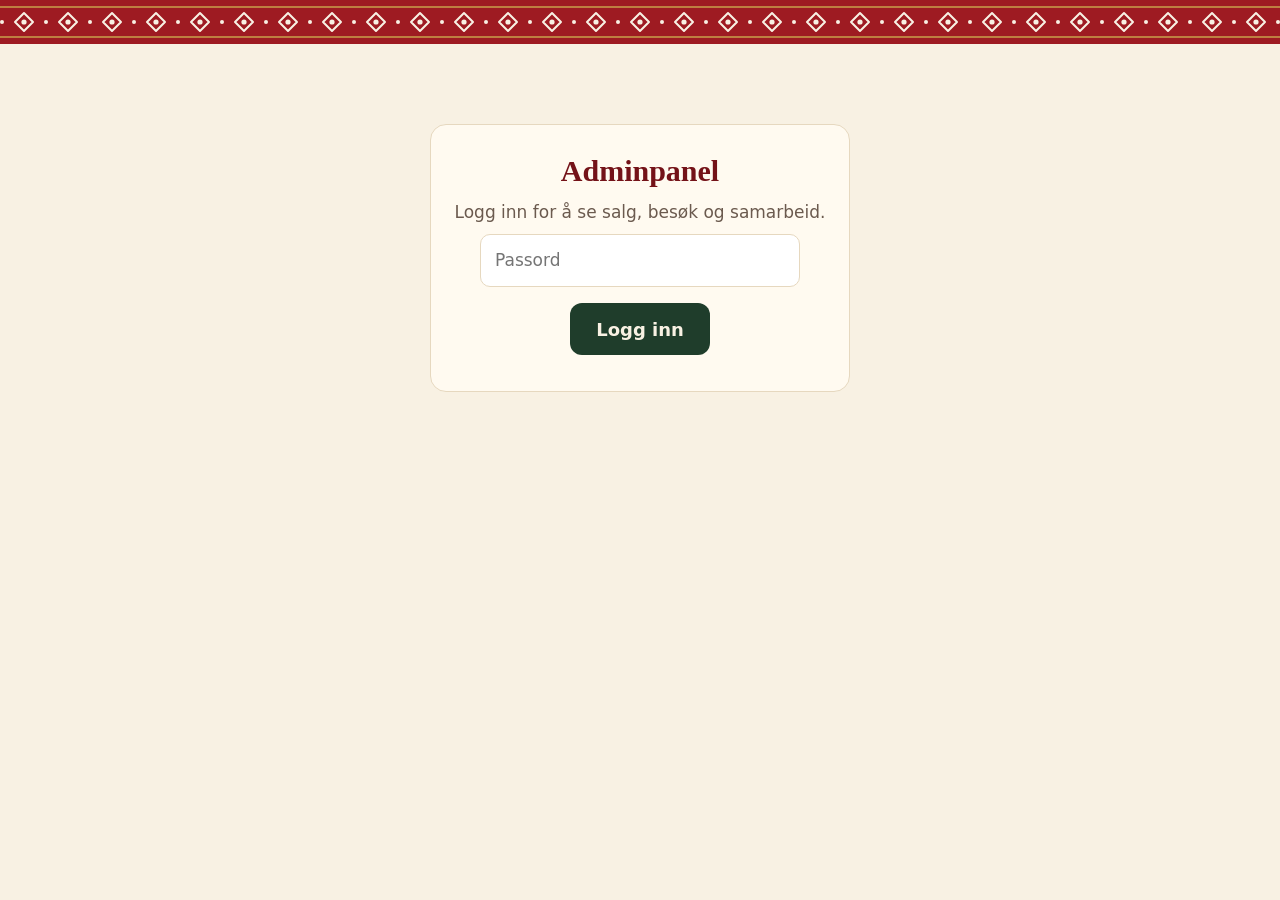
<file: admin.html>
<!doctype html>
<html lang="nb">
<head>
<meta charset="utf-8">
<meta name="viewport" content="width=device-width, initial-scale=1">
<meta http-equiv="Content-Security-Policy" content="default-src 'self'; script-src 'self' 'unsafe-inline'; style-src 'self' 'unsafe-inline' https://fonts.googleapis.com; font-src https://fonts.gstatic.com; img-src 'self' data:; connect-src https://script.google.com https://script.googleusercontent.com; base-uri 'none'; form-action 'none'">
<meta name="referrer" content="no-referrer">
<meta name="robots" content="noindex, nofollow">
<link rel="icon" href="assets/favicon.svg" type="image/svg+xml">
<link rel="icon" href="assets/favicon-32.png" sizes="32x32" type="image/png">
<link rel="apple-touch-icon" href="assets/apple-touch-icon.png">
<meta name="theme-color" content="#5e0f16">
<meta name="format-detection" content="telephone=no">
<link rel="preconnect" href="https://fonts.googleapis.com"><link rel="preconnect" href="https://fonts.gstatic.com" crossorigin>
<link href="https://fonts.googleapis.com/css2?family=Playfair+Display:wght@600;800&family=Source+Sans+3:wght@400;600;700&display=swap" rel="stylesheet">
<link rel="stylesheet" href="assets/side.css">
<script src="assets/config.js"></script><script src="assets/api.js"></script>
<title>Adminpanel</title>
<style>
main{max-width:1100px}
.top{display:flex;justify-content:space-between;align-items:center;gap:12px;flex-wrap:wrap;margin-bottom:6px}
.top h1{font-size:32px}
.verktoy{display:flex;align-items:center;gap:10px;flex-wrap:wrap}
select{font:inherit;padding:8px 12px;border:1px solid var(--line);border-radius:10px;background:#fff;color:var(--ink)}
.lenke{background:none;border:0;color:var(--red);cursor:pointer;font:inherit;text-decoration:underline;padding:4px}
.kpis{display:grid;grid-template-columns:repeat(2,1fr);gap:12px;margin:18px 0}
.kpi{background:#fff;border:1px solid var(--line);border-radius:14px;padding:14px 16px}
.kpi b{display:block;font-family:"Playfair Display",serif;font-size:28px;color:var(--ink);line-height:1.2}
.kpi span{color:var(--muted);font-size:13.5px}
.panel{background:#fff;border:1px solid var(--line);border-radius:14px;padding:18px;margin-bottom:16px}
.panel h2{font-size:20px;margin-bottom:4px}
.panel .hint{color:var(--muted);font-size:14px;margin-bottom:12px}
.tabell{overflow-x:auto;-webkit-overflow-scrolling:touch}
table{border-collapse:collapse;width:100%;font-size:14px}
th,td{text-align:right;padding:9px 10px;border-bottom:1px solid var(--line);white-space:nowrap}
th:first-child,td:first-child{text-align:left}
th{color:var(--muted);font-weight:600;font-size:13px}
th button{all:unset;cursor:pointer;display:inline-flex;align-items:center;gap:4px}
th button:focus-visible{outline:2px solid var(--green);outline-offset:2px;border-radius:4px}
th button[aria-sort] .pil{opacity:1}
.pil{opacity:.25;font-size:11px}
tbody tr:hover{background:#fbf7ee}
.type{display:inline-block;font-size:11.5px;font-weight:700;letter-spacing:.04em;text-transform:uppercase;padding:2px 8px;border-radius:999px;margin-left:6px;vertical-align:1px}
.type.samarbeid{background:#fbeaea;color:var(--red-dark)}
.type.kampanje{background:#f4ecd8;color:#7a5a12}
.type.nettside{background:#e8eef5;color:#2c4a6b}
.type.direkte{background:#eef3ee;color:var(--green)}
.knapper{display:grid;gap:10px}
.knapp-rad{display:grid;grid-template-columns:150px 1fr 60px;align-items:center;gap:10px;font-size:14px}
.stolpe{height:12px;background:var(--line);border-radius:6px;overflow:hidden}
.stolpe i{display:block;height:100%;background:var(--vipps);border-radius:6px}
.lag{display:flex;gap:8px;flex-wrap:wrap;align-items:center}
.lag input{max-width:260px}
.lag .btn{margin-top:0;font-size:16px;min-height:46px;padding:10px 18px}
.test{display:grid;grid-template-columns:1fr 1fr 1fr auto;gap:8px;margin-bottom:8px}
.test input{min-height:46px;width:100%;max-width:none;min-width:0;box-sizing:border-box}
.test .btn{margin-top:0;font-size:16px;min-height:46px;padding:10px 18px}
.test select{grid-column:1/-1;min-height:46px;width:100%;min-width:0;max-width:100%;box-sizing:border-box}
.test.uten-tlf{grid-template-columns:1fr 1fr auto}
@media (max-width:760px){.test,.test.uten-tlf{grid-template-columns:1fr}}
.testsvar{margin-top:12px;background:#eef3ee;border-radius:8px;padding:10px 12px;font-size:15px}
.testsvar.feil{background:#fbeaea;color:var(--red-dark)}
.btn.fare{background:var(--red)}
.statsfra{background:#f7f1e4;border:1px solid var(--line);border-radius:8px;padding:8px 12px;font-size:14px;margin-bottom:12px}
.resultat{margin-top:12px;display:flex;gap:8px;align-items:center;flex-wrap:wrap}
.resultat code{background:#f7f1e4;border:1px solid var(--line);border-radius:8px;padding:8px 10px;font-size:14px;word-break:break-all}
.venstre th,.venstre td{text-align:left}
.tom{color:var(--muted);font-size:14px;padding:8px 0}
.panel h3{font-size:17px;margin:18px 0 4px}
.valg{display:grid;gap:10px;margin-bottom:14px}
@media(min-width:760px){.valg{grid-template-columns:1fr 1fr}}
.valgkort{display:block;border:1.5px solid var(--line);border-radius:12px;padding:12px 14px 12px 40px;position:relative;cursor:pointer;background:#fffdf8}
.valgkort input{position:absolute;left:14px;top:15px;width:18px;height:18px;accent-color:var(--green)}
.valgkort b{display:block;font-size:16px}
.valgkort span{display:block;color:var(--muted);font-size:14px;line-height:1.45;margin-top:2px}
.valgkort em{display:block;font-style:normal;font-size:13px;font-weight:700;margin-top:6px}
.valgkort em.ok{color:var(--green)}.valgkort em.mangler{color:var(--red)}
.valgkort:has(input:checked){border-color:var(--green);background:#f3f7f2}
.felt-rad{display:grid;gap:10px;margin:10px 0}
@media(min-width:760px){.felt-rad{grid-template-columns:repeat(3,1fr)}}
.felt-rad label{font-size:14px;font-weight:600;color:var(--ink)}
.felt-rad input{display:block;max-width:none;margin-top:4px;min-height:44px}
.felt-rad .hake{display:flex;align-items:center;gap:8px;font-weight:400;align-self:end;min-height:44px}
.felt-rad .hake input{width:18px;height:18px;min-height:0;margin:0;accent-color:var(--green)}
.chip{display:inline-block;font-size:11.5px;font-weight:700;letter-spacing:.04em;text-transform:uppercase;padding:2px 8px;border-radius:999px;margin-left:6px;vertical-align:1px;background:#eef3ee;color:var(--green)}
.skjulte-navn{display:flex;flex-wrap:wrap;align-items:center;gap:6px;margin:0 0 12px}
.skjulte-navn .hint{margin:0}
.skjulte-navn .chip{border:0;cursor:pointer;font-family:inherit;text-transform:none;letter-spacing:0;margin:0}
.skjulte-navn input{font:inherit;font-size:14px;padding:5px 8px;border:1px solid #ddd;border-radius:6px;flex:0 1 180px;min-width:0}
.chip.advarsel{background:#fbeaea;color:var(--red-dark)}
td .btn{margin-top:0;font-size:14px;min-height:36px;padding:6px 12px}
td select{max-width:220px;font-size:14px;padding:6px 8px}
tr.sum td{font-weight:700;border-top:2px solid var(--line)}
code.inline{background:#f7f1e4;border:1px solid var(--line);border-radius:6px;padding:2px 6px;font-size:13px;word-break:break-all}
pre.raa{background:#2a1d17;color:#f8f1e3;border-radius:10px;padding:12px;font-size:12px;overflow:auto;max-height:360px;margin-top:10px;white-space:pre-wrap;word-break:break-all}
@media(min-width:760px){.kpis{grid-template-columns:repeat(6,1fr)}}
</style>
</head>
<body>
<div class="band" aria-hidden="true"></div>
<main>
  <form class="box" id="login" style="max-width:420px;margin:40px auto" autocomplete="on">
    <h1>Adminpanel</h1>
    <p>Logg inn for å se salg, besøk og samarbeid.</p>
    <input type="password" id="pw" placeholder="Passord" autocomplete="current-password" required>
    <br><button class="btn" type="submit">Logg inn</button>
    <p id="feil" role="alert" style="color:var(--red)"></p>
  </form>

  <div id="app" hidden>
    <div class="top">
      <h1>Statistikk</h1>
      <div class="verktoy">
        <label for="periode" class="hint" style="margin:0;color:var(--muted)">Periode</label>
        <select id="periode">
          <option value="1">I dag</option>
          <option value="7">Siste 7 dager</option>
          <option value="30">Siste 30 dager</option>
          <option value="0" selected>Hele perioden</option>
        </select>
        <button class="lenke" id="oppdater">Oppdater</button>
        <button class="lenke" id="ut">Logg ut</button>
      </div>
    </div>

    <div class="kpis" id="kpis"></div>

    <div class="panel">
      <h2>Salg per betalingsløsning</h2>
      <p class="hint">Gebyr gjelder bare Vipps bedrift. Med Vipps privat går hele beløpet til kontoen.</p>
      <div class="tabell"><table id="perBetaling"></table></div>
    </div>

    <div class="panel" id="ventePanel" hidden>
      <h2>Vipps privat: venter på betaling</h2>
      <p class="hint">Ordre der betalingen ikke er funnet ennå. Ser du betalingen i nettbanken, trykker du «Marker som betalt», så får kunden heftet.</p>
      <div class="tabell"><table id="ventende" class="venstre"></table></div>
      <h3>Innbetalinger som ikke ble koblet</h3>
      <p class="hint">Velg ordren betalingen hører til og trykk «Koble». Gjelder den ikke heftet, trykker du «Ignorer». Har en kunde betalt feil beløp, er ordren vi tror den hører til, valgt på forhånd. «Koble» sender heftet uansett beløp.</p>
      <form class="skjulte-navn" id="skjulForm">
        <span class="hint">Navn som er skjult i listen, uansett beløp. De kobles som vanlig:</span>
        <span id="skjulteNavn"></span>
        <input type="text" id="nyttSkjult" aria-label="Navn som skal skjules" placeholder="Fornavn Etternavn">
        <button class="lenke" type="submit">Skjul</button>
      </form>
      <div class="tabell"><table id="umatchede" class="venstre"></table></div>
      <p class="testsvar" id="venteSvar" hidden></p>
    </div>

    <div class="panel">
      <h2>Legg til kjøper</h2>
      <p class="hint">For deg som selger heftet utenom nettsiden. Med «Har betalt» får kunden heftet på e-post med en gang. Uten får kunden betalingsinfo og vippser til nummeret for Vipps privat, og banken kobler betalingen som vanlig.</p>
      <div class="felt-rad">
        <label>Navn<input id="kNavn" autocomplete="off" placeholder="Fornavn Etternavn"></label>
        <label>E-post<input id="kEpost" type="email" autocomplete="off"></label>
        <label class="hake"><input type="checkbox" id="kBetalt">Har betalt</label>
      </div>
      <div class="lag"><button class="btn" type="button" id="leggTil">Legg til</button></div>
      <p class="testsvar" id="leggTilSvar" hidden></p>
    </div>

    <div class="panel">
      <h2>Kilder og samarbeid</h2>
      <p class="hint">Trykk på en kolonne for å sortere. Klikk er trykk på Vipps-knappene.</p>
      <div class="tabell"><table id="kilder"></table></div>
    </div>

    <div class="panel">
      <h2>Trykk på Vipps-knappene</h2>
      <p class="hint">Hvor på siden folk trykker «Kjøp med Vipps».</p>
      <div class="knapper" id="knapper"></div>
    </div>

    <div class="panel">
      <h2>Lag samarbeidslenke</h2>
      <p class="hint">Gi hver samarbeidspartner sin egen lenke. Da ser du besøk, klikk og salg per partner i tabellen over.</p>
      <div class="lag">
        <input id="partner" placeholder="f.eks. gronnehverdag" maxlength="40" autocomplete="off">
        <button class="btn" type="button" id="lagLenke">Lag lenke</button>
      </div>
      <div class="resultat" id="resultat" hidden><code id="nyLenke"></code><button class="lenke" id="kopier">Kopier</button></div>
    </div>

    <div class="panel">
      <h2>Per dag</h2>
      <p class="hint">Nyeste dag øverst.</p>
      <div class="tabell"><table id="perdag"></table></div>
    </div>

    <div class="panel">
      <h2>Siste ordre</h2>
      <div class="tabell"><table id="ordre"></table></div>
    </div>

    <div class="panel" id="innstillingerPanel">
      <h2>Betalingsløsning</h2>
      <p class="hint">Velg hvordan kundene betaler. Byttet gjelder med en gang på nettsiden.</p>
      <div class="valg">
        <label class="valgkort"><input type="radio" name="betaling" value="bedrift"><b>Vipps bedrift</b><span>Betaling på nett med Vipps-avtalen. Kunden godkjenner i Vipps og får heftet med en gang. Vipps tar et gebyr per salg.</span><em id="bedriftStatus"></em></label>
        <label class="valgkort"><input type="radio" name="betaling" value="privat"><b>Vipps privat</b><span>Kunden vippser til mobilnummeret under, uten gebyr. Backend finner betalingen i banken på navn og beløp og sender heftet.</span><em id="privatStatus"></em></label>
      </div>
      <div class="felt-rad" data-for="privat">
        <label>Mobilnummer kundene vippser til<input id="iNr" inputmode="numeric" maxlength="15" placeholder="912 34 567" autocomplete="off"></label>
      </div>
      <div data-for="bedrift">
        <p class="hint" id="gebyrSats"></p>
        <p class="hint">Får kundene «Vi fikk ikke kontakt med Vipps»? <button class="lenke" type="button" id="testVipps">Test Vipps bedrift</button> lager en betaling på 1 kr og avbryter den med en gang, og sier hva som er galt.</p>
        <p class="testsvar" id="vippsSvar" hidden></p>
      </div>
      <div class="lag"><button class="btn" type="button" id="lagreInnst">Lagre</button></div>
      <p class="testsvar" id="innstSvar" hidden></p>
    </div>

    <div class="panel" id="bankPanel">
      <h2>Banken (SpareBank 1)</h2>
      <p class="hint">Trengs for Vipps privat. Backend leser bare innbetalinger på kontoen du velger, og flytter aldri penger.</p>
      <p class="statsfra" id="bankStatus"></p>
      <div class="felt-rad">
        <label>Klient-ID<input id="bKlient" autocomplete="off"></label>
        <label>Klienthemmelighet<input id="bHemmelig" type="password" autocomplete="new-password"></label>
        <label>Bank-ID (finInst, valgfritt)<input id="bFin" autocomplete="off" placeholder="hvis portalen viser en"></label>
      </div>
      <p class="hint">Redirect-adressen du limer inn i utviklerportalen: <code class="inline" id="bRedirect"></code> <button class="lenke" type="button" id="kopierRedirect">Kopier</button></p>
      <div class="lag">
        <button class="btn" type="button" id="kobleBank">Koble til banken</button>
        <button class="lenke" type="button" id="byttKonto">Velg konto</button>
        <select id="bKonto" hidden aria-label="Konto"></select>
        <button class="lenke" type="button" id="testBank">Test banken</button>
      </div>
      <p class="testsvar" id="bankSvar" hidden></p>
      <pre class="raa" id="bankRaa" hidden></pre>
    </div>

    <div class="panel">
      <h2>Test</h2>
      <p class="hint" id="epostKvote" hidden></p>
      <div class="test">
        <select id="tType" aria-label="Hva skal testes">
          <option value="kjop">Helt testkjøp (lager en ordre, nedlastingen virker)</option>
          <option value="betaling">E-post: betalingsinfo (Vipps privat)</option>
          <option value="kvittering">E-post: kvittering med nedlastingslenke</option>
          <option value="feilbelop">Varsel til deg: betaling med feil beløp</option>
          <option value="ikkekoblet">Varsel til deg: betaling som ikke ble koblet</option>
          <option value="utloper">Varsel til deg: banktilgangen går snart ut</option>
          <option value="frakoblet">Varsel til deg: banken må kobles til på nytt</option>
        </select>
      </div>
      <p class="hint" id="tHint"></p>
      <div class="test">
        <input id="tNavn" placeholder="Navn" maxlength="80" autocomplete="off" value="Test Testesen">
        <input id="tEpost" type="email" placeholder="E-post" maxlength="120" autocomplete="off">
        <input id="tTlf" placeholder="Telefon (valgfritt)" maxlength="20" autocomplete="off">
        <button class="btn" type="button" id="testkjop">Lag testkjøp</button>
      </div>
      <p class="testsvar" id="testSvar" hidden></p>

      <h3>Testlenke med 1 kr</h3>
      <p class="hint">Lenken åpner forsiden med 1 kr som pris, bare for den som har lenken. Alle andre ser vanlig pris. Den virker i 2 timer, og kjøpene blir testordre (TEST-…) som ikke telles i statistikken. Send lenken til mobilen som skal betale.</p>
      <div class="lag"><button class="btn" type="button" id="lagTestlenke">Lag testlenke</button><button class="lenke" type="button" id="stoppTestlenke" hidden>Stopp lenken</button></div>
      <div class="resultat" id="testlenkeBoks" hidden><code id="testlenke"></code><button class="lenke" type="button" id="kopierTestlenke">Kopier</button></div>
      <p class="hint" id="testlenkeTid" hidden></p>
      <p class="testsvar" id="testlenkeSvar" hidden></p>
    </div>

    <div class="panel">
      <h2>Nullstill statistikk</h2>
      <p class="hint">Bruk denne når en kampanje starter. Tellingen av besøk, klikk og salg begynner da på null. Ingen ordre slettes, kundene kan fortsatt laste ned, og du kan angre.</p>
      <p class="statsfra" id="statsFra" hidden></p>
      <div class="lag">
        <button class="btn fare" type="button" id="nullstill">Nullstill statistikk</button>
        <button class="lenke" type="button" id="angre" hidden>Angre og vis alt igjen</button>
      </div>
    </div>
  </div>
</main>
<script>
(function(){
  var okt='', data=null, sortering={nokkel:'salg', retning:-1};
  try{ okt=sessionStorage.getItem('vj_admin_okt')||''; }catch(e){}
  var $=function(id){return document.getElementById(id);};
  function esc(s){return String(s==null?'':s).replace(/[&<>"']/g,function(c){return {'&':'&amp;','<':'&lt;','>':'&gt;','"':'&quot;',"'":'&#39;'}[c];});}
  function kr(n){return Math.round(n).toLocaleString('nb-NO')+' kr';}
  function pst(a,b){return b?(100*a/b).toFixed(1).replace('.',',')+' %':'–';}
  var KNAPP={hero:'Øverst (hero)',sticky:'Mobil, nederst på skjermen',final:'Kjøpskortet nederst',annet:'Annet'};
  var TYPE={samarbeid:'Samarbeid',kampanje:'Kampanje',nettside:'Nettside',direkte:'Direkte'};

  function visLogin(melding){
    try{ sessionStorage.removeItem('vj_admin_okt'); }catch(e){}
    okt=''; $('app').hidden=true; $('login').hidden=false; $('feil').textContent=melding||'';
  }
  function hent(){
    vjPost({action:'stats', okt:okt, dager:$('periode').value}).then(function(d){
      if(!d.ok){ return visLogin(d.utlogget ? 'Du er logget ut. Logg inn på nytt.' : (d.error||'Noe gikk galt')); }
      $('login').hidden=true; $('app').hidden=false; data=d; tegn(); visStatsFra(d.statsFra);
    }).catch(function(e){ $('feil').textContent='Fikk ikke kontakt med backend: '+e.message; });
  }
  function tegn(){
    var t=data.totalt;
    $('kpis').innerHTML=[['Omsetning',kr(t.omsetning)],['Salg',t.salg],['Unike besøkende',t.unike],['Besøk',t.besok],
      ['Klikk på Vipps',t.klikk],['Konvertering',pst(t.salg,t.unike)]]
      .map(function(k){return '<div class="kpi"><span>'+k[0]+'</span><b>'+k[1]+'</b></div>';}).join('');
    tegnKilder();
    var kn=data.knapper, maks=Math.max(1,kn.hero,kn.sticky,kn.final,kn.annet), sum=kn.hero+kn.sticky+kn.final+kn.annet;
    $('knapper').innerHTML=['hero','sticky','final'].concat(kn.annet?['annet']:[]).map(function(k){
      return '<div class="knapp-rad"><span>'+KNAPP[k]+'</span><div class="stolpe"><i style="width:'+(100*kn[k]/maks)+'%"></i></div><b style="text-align:right">'+kn[k]+'</b></div>';
    }).join('')+(sum?'':'<p class="tom">Ingen klikk i perioden ennå.</p>');
    var dager=data.dager.slice().reverse();
    $('perdag').innerHTML='<thead><tr><th>Dag</th><th>Unike</th><th>Besøk</th><th>Klikk på Vipps</th><th>Salg</th><th>Omsetning</th><th>Konvertering</th></tr></thead><tbody>'+
      (dager.length?dager.map(function(x){
        return '<tr><td>'+esc(new Date(x.dag+'T12:00:00').toLocaleDateString('nb-NO',{weekday:'short',day:'numeric',month:'short'}))+'</td><td>'+x.unike+'</td><td>'+x.besok+'</td><td>'+x.klikk+'</td><td>'+x.salg+'</td><td>'+kr(x.omsetning)+'</td><td>'+pst(x.salg,x.unike)+'</td></tr>';
      }).join(''):'<tr><td colspan="7" class="tom">Ingen data i perioden.</td></tr>')+'</tbody>';
    $('ordre').className='venstre'; $('ordre').innerHTML='<thead><tr><th>Ordre</th><th>Tid</th><th>Status</th><th>Beløp</th><th>Betaling</th><th>Knapp</th><th>Samarbeid</th><th>Navn</th><th>E-post</th><th>Telefon</th><th>Nedl.</th></tr></thead><tbody>'+
      data.siste.map(function(o){return '<tr><td>'+esc(o.ordre)+'</td><td>'+esc(tid(o.tid))+'</td><td>'+esc(STATUS[o.status]||o.status)+'</td><td>'+esc(o.belop?o.belop+' kr':'')+'</td><td>'+esc(LOSNING[o.betaling]||o.betaling||'')+'</td><td>'+esc(KNAPP[o.cta]?o.cta:'')+'</td><td>'+esc(o.partner)+'</td><td>'+esc(o.navn)+'</td><td>'+esc(o.epost)+'</td><td>'+esc(o.telefon)+'</td><td>'+esc(o.nedlastinger)+'</td></tr>';}).join('')+'</tbody>';
    tegnBetaling();
  }
  var LOSNING={bedrift:'Vipps bedrift',privat:'Vipps privat',test:'Testkjøp'};
  var STATUS={VENTER_BANK:'Venter på betaling',BETALT:'Betalt',OPPRETTET:'Startet',ABORTED:'Avbrutt',EXPIRED:'Utløpt',TERMINATED:'Avbrutt'};
  function tid(t){ return new Date(t).toLocaleString('nb-NO',{dateStyle:'short',timeStyle:'short'}); }
  function kr2(n){ return (Math.round(n*100)/100).toLocaleString('nb-NO',{minimumFractionDigits:Math.round(n)===n?0:2,maximumFractionDigits:2})+' kr'; }

  // Salg per løsning, ventende privat-ordre, innbetalinger som ikke ble koblet, innstillinger og bank
  function tegnBetaling(){
    var pb=data.perBetaling||{bedrift:{salg:0,omsetning:0,gebyr:0,netto:0},privat:{salg:0,omsetning:0,gebyr:0,netto:0}};
    var inn=data.innstillinger||{bank:{}}, aktiv=inn.betaling||'bedrift';
    var rad=function(navn,x,ekstra,utenGebyr){ return '<tr'+(ekstra||'')+'><td>'+navn+'</td><td>'+x.salg+'</td><td>'+kr2(x.omsetning)+'</td><td>'+(utenGebyr?'<span class="hint">Ingen</span>':kr2(x.gebyr))+'</td><td>'+kr2(x.netto)+'</td></tr>'; };
    var sum={salg:pb.bedrift.salg+pb.privat.salg,omsetning:pb.bedrift.omsetning+pb.privat.omsetning,gebyr:pb.bedrift.gebyr+pb.privat.gebyr,netto:pb.bedrift.netto+pb.privat.netto};
    $('perBetaling').innerHTML='<thead><tr><th>Løsning</th><th>Salg</th><th>Omsetning</th><th>Gebyr</th><th>Netto</th></tr></thead><tbody>'+
      rad('Vipps bedrift'+(aktiv==='bedrift'?'<span class="chip">I bruk</span>':''),pb.bedrift)+
      rad('Vipps privat'+(aktiv==='privat'?'<span class="chip">I bruk</span>':''),pb.privat,'',true)+
      rad('Totalt',sum,' class="sum"')+'</tbody>';

    var vent=data.ventende||[], um=data.umatchede||[];
    $('ventePanel').hidden=!vent.length && !um.length && aktiv!=='privat';
    $('ventende').innerHTML='<thead><tr><th>Ordre</th><th>Bestilt</th><th>Navn i Vipps</th><th>E-post</th><th>Beløp</th><th></th></tr></thead><tbody>'+
      (vent.length?vent.map(function(o){
        return '<tr><td>'+esc(o.ordre)+'</td><td>'+esc(tid(o.tid))+'</td><td>'+esc(o.vippsNavn||o.navn)+(o.vippsNavn&&o.vippsNavn!==o.navn?' <span class="hint">('+esc(o.navn)+')</span>':'')+'</td><td>'+esc(o.epost)+'</td><td>'+esc(o.belop)+' kr</td>'+
          '<td><button class="btn" type="button" data-betalt="'+esc(o.ordre)+'">Marker som betalt</button></td></tr>';
      }).join(''):'<tr><td colspan="6" class="tom">Ingen venter på betaling.</td></tr>')+'</tbody>';
    $('umatchede').innerHTML='<thead><tr><th>Dato</th><th>Beløp</th><th>Fra / tekst</th><th>Status</th><th>Ordre</th><th></th></tr></thead><tbody>'+
      (um.length?um.map(function(b){
        // Feil beløp: vis alle ventende ordre, med forslaget valgt. Ellers bare ordre med samme beløp.
        var feilBelop=b.status==='FEIL_BELOP', forslag=b.forslag||'';
        var valg=vent.filter(function(o){ return feilBelop||o.ordre===forslag||Number(o.belop)===Number(b.belop); });
        var fOrdre=vent.filter(function(o){ return o.ordre===forslag; })[0];
        var statusTekst=feilBelop?'<span class="chip advarsel">Feil beløp</span>'+(fOrdre?'<div class="hint">Ordren koster '+esc(fOrdre.belop)+' kr</div>':'')
          :b.status==='DUPLIKAT'?'<span class="chip advarsel">Mulig dobbel betaling</span>':'Ikke koblet';
        return '<tr><td>'+esc(b.dato)+'</td><td>'+esc(b.belop)+' kr</td><td style="white-space:normal;min-width:180px">'+esc(b.tekst||b.navn)+'</td>'+
          '<td>'+statusTekst+'</td>'+
          '<td><select data-velg="'+esc(b.bankId)+'"><option value="">Velg ordre</option>'+valg.map(function(o){ return '<option value="'+esc(o.ordre)+'"'+(o.ordre===forslag?' selected':'')+'>'+esc(o.ordre+' · '+(o.vippsNavn||o.navn)+(feilBelop?' · '+o.belop+' kr':''))+'</option>'; }).join('')+'</select></td>'+
          '<td><button class="btn" type="button" data-koble="'+esc(b.bankId)+'">Koble</button> <button class="lenke" type="button" data-ignorer="'+esc(b.bankId)+'">Ignorer</button>'+
          (String(b.navn||'').trim().split(/\s+/).length>1?' <button class="lenke" type="button" title="Skjul alle innbetalinger fra dette navnet i listen. De kobles som vanlig." data-skjul="'+esc(b.navn)+'">Skjul navnet</button>':'')+'</td></tr>';
      }).join(''):'<tr><td colspan="6" class="tom">Ingen innbetalinger venter på kobling.</td></tr>')+'</tbody>';
    var sk=inn.skjulteNavn||[];
    $('skjulteNavn').innerHTML=sk.length?sk.map(function(n){ return '<button class="chip" type="button" title="Vis i listen igjen" data-visnavn="'+esc(n)+'">'+esc(n)+' ✕</button>'; }).join(' '):'<span class="hint">ingen ennå.</span>';
    if(!innstillingerRort) fyllInnstillinger(inn);
    if(!$('tEpost').value && inn.varselEpost) $('tEpost').value=inn.varselEpost; // din egen adresse som forslag
    visTestlenke(inn.testlenke);
    if(inn.epostIgjen!=null){ $('epostKvote').hidden=false;
      $('epostKvote').textContent='E-poster backend kan sende nå: '+inn.epostIgjen+' av 100 per døgn. Er det 30 eller færre igjen, sendes bare kvitteringer og varsler, ikke betalingsinfo.'; }
    tegnBank(inn);
  }
  var innstillingerRort=false;
  // Viser bare feltene som hører til valgt løsning: mobilnummer for privat, gebyr for bedrift.
  function visFelter(){
    var v=(document.querySelector('input[name=betaling]:checked')||{}).value||'bedrift';
    document.querySelectorAll('#innstillingerPanel [data-for]').forEach(function(el){ el.hidden=el.dataset.for!==v; });
  }
  function fyllInnstillinger(inn){
    document.querySelectorAll('input[name=betaling]').forEach(function(r){ r.checked=r.value===inn.betaling; });
    visFelter();
    $('iNr').value=inn.nr||'';
    // Gebyret er satsen fra Vipps-avtalen og står fast i backend-koden (GEBYR_PROSENT og GEBYR_KR i Code.gs).
    $('gebyrSats').textContent='Vipps tar '+String(inn.gebyrProsent||'0').replace('.',',')+' % + '+String(inn.gebyrKr||'0').replace('.',',')+' kr per salg, etter avtalen din. Gebyret lagres på hvert salg og trekkes fra i salgsoversikten.';
    $('bedriftStatus').className=inn.bedriftKlar?'ok':'mangler';
    $('bedriftStatus').textContent=inn.bedriftKlar?('Nøklene er lagt inn'+(inn.vippsEnv==='prod'?'':' (testmiljø)')):'Mangler Vipps-nøkler i Skriptegenskaper';
    var b=inn.bank||{};
    $('privatStatus').className=inn.nr&&b.klar?'ok':'mangler';
    $('privatStatus').textContent=!inn.nr?'Mangler mobilnummer':b.klar?'Banken er koblet til, betalinger finnes automatisk':'Banken er ikke koblet til: betalinger må markeres som betalt for hånd';
  }
  function tegnBank(inn){
    var b=inn.bank||{};
    $('bRedirect').textContent=(window.VJ_API||'')+'?action=bank';
    var linjer=[];
    if(b.feil) linjer.push('⚠️ Tilkoblingen virker ikke lenger. Trykk «Koble til banken» og logg inn med BankID på nytt.');
    else if(b.klar) linjer.push('✅ Koblet til'+(b.konto?' · konto '+b.konto:'')+(b.sistSjekket?' · sist sjekket '+tid(b.sistSjekket):'')+'.');
    else if(b.tilkoblet) linjer.push('Koblet til, men ingen konto er valgt. Trykk «Velg konto».');
    else linjer.push('Ikke koblet til. Lim inn klient-ID og hemmelighet fra developer.sparebank1.no og trykk «Koble til banken».');
    if(b.pause) linjer.push('⏸️ Pause: banken sa at vi spurte for ofte. Den spørres igjen om noen minutter.');
    if(b.utloper) linjer.push('BankID-godkjenningen varer til '+new Date(b.utloper).toLocaleDateString('nb-NO',{dateStyle:'long'})+'.');
    $('bankStatus').textContent=linjer.join(' ');
    $('bKlient').placeholder=b.klientId?'Lagret (lim inn for å bytte)':'';
    $('bHemmelig').placeholder=b.hemmelighet?'Lagret (lim inn for å bytte)':'';
    if(!$('bFin').value) $('bFin').value=b.finInst||'';
    $('byttKonto').hidden=!b.tilkoblet; $('testBank').hidden=!b.klar;
  }
  function svarBoks(id,tekst,feil){ var el=$(id); el.className='testsvar'+(feil?' feil':''); el.textContent=tekst; el.hidden=!tekst; }
  function adminKall(params,id){
    params.okt=okt;
    return vjPost(params).then(function(d){
      if(d.utlogget){ visLogin('Du er logget ut. Logg inn på nytt.'); throw new Error('utlogget'); }
      if(!d.ok){ if(id) svarBoks(id,d.error||'Noe gikk galt',true); throw new Error(d.error||'feil'); }
      return d;
    }, function(e){ if(id) svarBoks(id,'Fikk ikke kontakt med backend.',true); throw e; });
  }
  var KOLONNER=[
    ['kilde','Kilde',function(x){return esc(x.kilde)+'<span class="type '+x.type+'">'+TYPE[x.type]+'</span>';}],
    ['unike','Unike',null],['besok','Besøk',null],
    ['k_hero','Klikk øverst',function(x){return x.klikk.hero;}],
    ['k_sticky','Klikk mobil',function(x){return x.klikk.sticky;}],
    ['k_final','Klikk nederst',function(x){return x.klikk.final;}],
    ['klikkTotalt','Klikk totalt',null],['salg','Salg',null],
    ['omsetning','Omsetning',function(x){return kr(x.omsetning);}],
    ['konv','Konvertering',function(x){return pst(x.salg,x.unike);}]
  ];
  function verdi(x,k){
    if(k==='kilde') return x.kilde;
    if(k.indexOf('k_')===0) return x.klikk[k.slice(2)];
    if(k==='konv') return x.unike?x.salg/x.unike:0;
    return x[k];
  }
  function tegnKilder(){
    var s=sortering, rader=data.kilder.slice().sort(function(a,b){
      var va=verdi(a,s.nokkel), vb=verdi(b,s.nokkel);
      if(typeof va==='string') return s.retning*va.localeCompare(vb,'nb');
      return s.retning*(va-vb) || (b.besok-a.besok);
    });
    $('kilder').innerHTML='<thead><tr>'+KOLONNER.map(function(c){
      var aktiv=c[0]===s.nokkel;
      return '<th scope="col"><button type="button" data-sort="'+c[0]+'"'+(aktiv?' aria-sort="'+(s.retning<0?'descending':'ascending')+'"':'')+'>'+c[1]+
        '<span class="pil" aria-hidden="true">'+(aktiv?(s.retning<0?'▼':'▲'):'▼')+'</span></button></th>';
    }).join('')+'</tr></thead><tbody>'+(rader.length?rader.map(function(x){
      return '<tr>'+KOLONNER.map(function(c){return '<td>'+(c[2]?c[2](x):esc(x[c[0]]))+'</td>';}).join('')+'</tr>';
    }).join(''):'<tr><td colspan="'+KOLONNER.length+'" class="tom">Ingen besøk i perioden ennå.</td></tr>')+'</tbody>';
  }
  $('kilder').addEventListener('click',function(e){
    var b=e.target.closest('button[data-sort]'); if(!b) return;
    var k=b.getAttribute('data-sort');
    sortering = sortering.nokkel===k ? {nokkel:k, retning:-sortering.retning} : {nokkel:k, retning:k==='kilde'?1:-1};
    tegnKilder();
  });
  $('login').onsubmit=function(e){
    e.preventDefault(); $('feil').textContent='Logger inn …';
    vjPost({action:'admin', passord:$('pw').value}).then(function(d){
      $('pw').value='';
      if(!d.ok){ $('feil').textContent=d.error||'Feil passord'; return; }
      okt=d.okt; try{ sessionStorage.setItem('vj_admin_okt',okt); }catch(e){}
      $('feil').textContent=''; hent();
    }).catch(function(e){ $('feil').textContent=e.message==='API ikke satt opp'?'Backend er ikke koblet til ennå (VJ_API i assets/config.js).':'Fikk ikke kontakt med backend.'; });
  };
  function visStatsFra(iso){
    $('statsFra').hidden=!iso; $('angre').hidden=!iso;
    if(iso) $('statsFra').textContent='Statistikken telles fra '+new Date(iso).toLocaleString('nb-NO',{dateStyle:'long',timeStyle:'short'})+'.';
  }
  var bekreftTimer=null;
  $('nullstill').onclick=function(){
    var b=$('nullstill');
    if(!b.dataset.bekreft){ b.dataset.bekreft='1'; b.textContent='Er du sikker? Trykk igjen';
      bekreftTimer=setTimeout(function(){ delete b.dataset.bekreft; b.textContent='Nullstill statistikk'; },6000); return; }
    clearTimeout(bekreftTimer); delete b.dataset.bekreft; b.textContent='Nullstiller …'; b.disabled=true;
    vjPost({action:'nullstill', okt:okt}).then(function(d){
      b.disabled=false; b.textContent='Nullstill statistikk';
      if(!d.ok) return visLogin(d.utlogget?'Du er logget ut. Logg inn på nytt.':(d.error||'Noe gikk galt'));
      hent();
    }).catch(function(){ b.disabled=false; b.textContent='Nullstill statistikk'; });
  };
  $('angre').onclick=function(){
    vjPost({action:'nullstill', okt:okt, angre:true}).then(function(d){ if(d.ok) hent(); }).catch(function(){});
  };
  // Test: helt testkjøp, eller bare én av e-postene, merket [TEST], uten å lage en ordre (som i Kumi-admin)
  var TEST_HINT={
    kjop:'Simulerer et betalt Vipps-kjøp uten å trekke penger. Du får den ekte e-posten med nedlastingslenke, og kan åpne takkesiden og laste ned heftet med vannmerke. Testkjøp får ordrenummer TEST-… og telles ikke i statistikken.',
    betaling:'E-posten kunden får rett etter bestillingen med Vipps privat, med «Åpne Vipps»-knappen og tabellen med nummer, beløp og navn. Ingen ordre lages.',
    kvittering:'E-posten kunden får når betalingen er funnet. Nedlastingslenken i testen virker ikke. Vil du teste nedlastingen, velger du «Helt testkjøp».',
    feilbelop:'Det du får når en kunde som venter, betaler feil beløp (her 14,90 kr). Navnet du skriver inn, brukes som kunden.',
    ikkekoblet:'Det du får når en betaling med riktig beløp ikke passer med noen ventende ordre (her fra «Kris Olsen»).',
    utloper:'Det du får 14 dager før BankID-godkjenningen for SpareBank 1 går ut.',
    frakoblet:'Det du får hvis backend ikke lenger får lese kontoen og banken må kobles til på nytt.'
  };
  function visTest(){
    var t=$('tType').value, kjop=t==='kjop';
    $('tHint').textContent=TEST_HINT[t]||'';
    $('tTlf').hidden=!kjop; $('tNavn').parentNode.classList.toggle('uten-tlf',!kjop);
    $('testkjop').textContent=kjop?'Lag testkjøp':'Send test';
    $('tEpost').placeholder=t==='kjop'||t==='betaling'||t==='kvittering'?'E-post':'E-post som skal få varselet';
  }
  $('tType').onchange=function(){ visTest(); $('testSvar').hidden=true; };
  visTest();
  $('testkjop').onclick=function(){
    var b=$('testkjop'), svar=$('testSvar'), ep=$('tEpost').value.trim(), type=$('tType').value, knapp=b.textContent;
    if(!ep){ $('tEpost').focus(); return; }
    b.disabled=true; b.textContent=type==='kjop'?'Lager …':'Sender …'; svar.hidden=true;
    vjPost({action:'testkjop', okt:okt, type:type, navn:$('tNavn').value, epost:ep, telefon:$('tTlf').value}).then(function(d){
      b.disabled=false; b.textContent=knapp;
      if(d.ok && type!=='kjop'){ svar.className=d.epostSendt?'testsvar':'testsvar feil'; svar.textContent=d.melding||'Sendt.'; svar.hidden=false; return; }
      if(d.ok && !d.ordre){ svar.className='testsvar feil'; svar.textContent='Backend kjenner ikke testkjøp ennå. Lim inn nyeste Code.gs i Apps Script og lag en ny versjon av implementeringen.'; svar.hidden=false; return; }
      if(!d.ok){ if(d.utlogget) return visLogin('Du er logget ut. Logg inn på nytt.'); svar.className='testsvar feil'; svar.textContent=d.error||'Noe gikk galt'; svar.hidden=false; return; }
      svar.className='testsvar'; svar.textContent='';
      svar.appendChild(document.createTextNode('Testkjøp '+d.ordre+' er laget. '+(d.epostSendt?'E-posten er sendt til '+d.epost+'. ':'E-posten kunne ikke sendes, se loggen i Apps Script. ')));
      var a=document.createElement('a'); a.href=d.takkUrl; a.target='_blank'; a.rel='noopener'; a.textContent='Åpne takkesiden →'; svar.appendChild(a);
      svar.hidden=false; hent();
    }).catch(function(){ b.disabled=false; b.textContent=knapp; svar.className='testsvar feil'; svar.textContent='Fikk ikke kontakt med backend.'; svar.hidden=false; });
  };
  // Betalingsløsning
  ['iNr'].forEach(function(id){ $(id).addEventListener('input',function(){ innstillingerRort=true; }); });
  document.querySelectorAll('input[name=betaling]').forEach(function(r){ r.addEventListener('change',function(){ innstillingerRort=true; visFelter(); }); });
  $('lagreInnst').onclick=function(){
    var valgt=document.querySelector('input[name=betaling]:checked'), b=$('lagreInnst');
    b.disabled=true; b.textContent='Lagrer …';
    adminKall({action:'innstillinger',lagre:true,betaling:valgt?valgt.value:'bedrift',nr:$('iNr').value},'innstSvar').then(function(d){
      innstillingerRort=false; data.innstillinger=d.innstillinger; fyllInnstillinger(d.innstillinger);
      svarBoks('innstSvar','Lagret. Nettsiden bruker nå '+LOSNING[d.innstillinger.betaling]+'.'); hent();
    }).catch(function(){}).then(function(){ b.disabled=false; b.textContent='Lagre'; });
  };
  // Banken
  $('kobleBank').onclick=function(){
    var w=window.open('about:blank','_blank'); // åpnes med en gang, ellers stopper nettleseren vinduet
    adminKall({action:'bankstart',klientId:$('bKlient').value,hemmelighet:$('bHemmelig').value,finInst:$('bFin').value,
      redirect:(window.VJ_API||'')+'?action=bank'},'bankSvar').then(function(d){
      $('bKlient').value=''; $('bHemmelig').value='';
      if(w) w.location.href=d.url; else location.href=d.url;
      svarBoks('bankSvar','Logg inn med BankID i fanen som åpnet seg. Kom tilbake hit når den sier at banken er koblet til.');
    }).catch(function(){ if(w) w.close(); });
  };
  $('byttKonto').onclick=function(){
    adminKall({action:'bankkontoer'},'bankSvar').then(function(d){
      var sel=$('bKonto');
      sel.innerHTML='<option value="">Velg kontoen Vipps-pengene kommer inn på</option>'+d.kontoer.map(function(k){ return '<option value="'+esc(k.key)+'"'+(k.valgt?' selected':'')+'>'+esc(k.navn+' '+k.nummer)+'</option>'; }).join('');
      sel.hidden=false; svarBoks('bankSvar','');
    }).catch(function(){});
  };
  $('bKonto').onchange=function(){
    if(!this.value) return;
    adminKall({action:'bankkontoer',key:this.value},'bankSvar').then(function(d){
      data.innstillinger=d.innstillinger; tegnBank(d.innstillinger); fyllInnstillinger(d.innstillinger); svarBoks('bankSvar','Kontoen er valgt.');
    }).catch(function(){});
  };
  $('testVipps').onclick=function(){
    var b=$('testVipps'); b.disabled=true; b.textContent='Tester …';
    adminKall({action:'vippssjekk'},'vippsSvar').then(function(d){ svarBoks('vippsSvar',d.melding); })
      .catch(function(){}).then(function(){ b.disabled=false; b.textContent='Test Vipps bedrift'; });
  };
  $('testBank').onclick=function(){
    var b=$('testBank'); b.textContent='Sjekker …';
    adminKall({action:'banktest'},'bankSvar').then(function(d){
      var s=d.sjekk||{};
      svarBoks('bankSvar','Banken svarte med '+d.antall+' transaksjoner de siste 7 dagene. '+(s.koblet?s.koblet+' betaling(er) ble koblet til ordre nå. ':'')+
        (d.eksempler.length?'Under ser du de siste innbetalingene slik banken sender dem. Sjekk at navnet på den som betalte står der.':'Ingen innbetalinger de siste 7 dagene.'));
      $('bankRaa').textContent=d.eksempler.map(function(x){ return JSON.stringify(x.raa,null,2); }).join('\n\n');
      $('bankRaa').hidden=!d.eksempler.length; hent();
    }).catch(function(){}).then(function(){ b.textContent='Test banken'; });
  };
  // Testlenke: 1 kr bare for den som har lenken, i 2 timer
  function visTestlenke(t){
    $('testlenkeBoks').hidden=!t; $('stoppTestlenke').hidden=!t; $('testlenkeTid').hidden=!t;
    $('lagTestlenke').textContent=t?'Lag ny testlenke':'Lag testlenke';
    if(!t) return;
    if($('testlenke').textContent!==t.url){ $('testlenke').textContent=t.url; $('kopierTestlenke').textContent='Kopier'; }
    $('testlenkeTid').textContent='Virker til kl. '+new Date(t.utloper).toLocaleTimeString('nb-NO',{hour:'2-digit',minute:'2-digit',timeZone:'Europe/Oslo'})+'. Lager du en ny, slutter den gamle å virke.';
  }
  $('lagTestlenke').onclick=function(){
    var b=$('lagTestlenke'); b.disabled=true; svarBoks('testlenkeSvar','');
    adminKall({action:'testlenke'},'testlenkeSvar').then(function(d){ visTestlenke(d.testlenke); })
      .catch(function(){}).then(function(){ b.disabled=false; });
  };
  $('stoppTestlenke').onclick=function(){
    adminKall({action:'testlenke',stopp:true},'testlenkeSvar').then(function(){
      visTestlenke(null); svarBoks('testlenkeSvar','Testlenken er stoppet. Alle ser vanlig pris.');
    }).catch(function(){});
  };
  $('kopierTestlenke').onclick=function(){
    var t=$('testlenke').textContent;
    (navigator.clipboard?navigator.clipboard.writeText(t):Promise.reject()).then(function(){ $('kopierTestlenke').textContent='Kopiert!'; }).catch(function(){});
  };
  $('kopierRedirect').onclick=function(){
    var t=$('bRedirect').textContent;
    (navigator.clipboard?navigator.clipboard.writeText(t):Promise.reject()).then(function(){ $('kopierRedirect').textContent='Kopiert!'; }).catch(function(){});
  };
  // Ventende ordre og innbetalinger: to trykk for å markere som betalt, så det ikke skjer ved et uhell
  $('ventePanel').addEventListener('click',function(e){
    var b=e.target.closest('button'); if(!b) return;
    if(b.dataset.betalt){
      if(!b.dataset.bekreft){ b.dataset.bekreft='1'; b.textContent='Sikker? Trykk igjen'; setTimeout(function(){ delete b.dataset.bekreft; b.textContent='Marker som betalt'; },5000); return; }
      b.disabled=true; b.textContent='Sender heftet …';
      adminKall({action:'koble',ordre:b.dataset.betalt},'venteSvar').then(function(d){ svarBoks('venteSvar',d.ordre+' er betalt, og kunden har fått heftet på e-post.'); hent(); }).catch(function(){ b.disabled=false; b.textContent='Marker som betalt'; });
    } else if(b.dataset.koble){
      var sel=document.querySelector('select[data-velg="'+b.dataset.koble+'"]');
      if(!sel||!sel.value){ svarBoks('venteSvar','Velg ordren betalingen hører til først.',true); return; }
      b.disabled=true;
      adminKall({action:'koble',ordre:sel.value,bankId:b.dataset.koble},'venteSvar').then(function(d){ svarBoks('venteSvar','Betalingen er koblet til '+d.ordre+', og kunden har fått heftet.'); hent(); }).catch(function(){ b.disabled=false; });
    } else if(b.dataset.skjul||b.dataset.visnavn){
      b.disabled=true;
      adminKall(b.dataset.skjul?{action:'innstillinger',skjulNavn:b.dataset.skjul}:{action:'innstillinger',visNavn:b.dataset.visnavn},'venteSvar').then(function(){ svarBoks('venteSvar',''); hent(); }).catch(function(){ b.disabled=false; });
    } else if(b.dataset.ignorer){
      b.disabled=true;
      adminKall({action:'ignorer',bankId:b.dataset.ignorer},'venteSvar').then(function(){ svarBoks('venteSvar','Innbetalingen er skjult.'); hent(); }).catch(function(){ b.disabled=false; });
    }
  });
  $('leggTil').onclick=function(){
    var b=$('leggTil'), betalt=$('kBetalt').checked;
    b.disabled=true; b.textContent='Legger til …';
    adminKall({action:'leggtil',navn:$('kNavn').value,epost:$('kEpost').value,betalt:betalt},'leggTilSvar').then(function(d){
      svarBoks('leggTilSvar',d.ordre+' er lagt til. '+(betalt?'Kunden har fått heftet på e-post.':'Kunden får betalingsinfo på e-post, og ordren venter på betalingen.'));
      $('kNavn').value=''; $('kEpost').value=''; $('kBetalt').checked=false; hent();
    }).catch(function(){}).then(function(){ b.disabled=false; b.textContent='Legg til'; });
  };
  $('skjulForm').onsubmit=function(e){
    e.preventDefault(); var n=$('nyttSkjult').value.trim(); if(!n) return;
    adminKall({action:'innstillinger',skjulNavn:n},'venteSvar').then(function(){ $('nyttSkjult').value=''; svarBoks('venteSvar',''); hent(); }).catch(function(){});
  };
  // Kommer du tilbake fra BankID-fanen, hentes ny status
  var sistFokus=0;
  window.addEventListener('focus',function(){ if(okt && Date.now()-sistFokus>5000){ sistFokus=Date.now(); hent(); } });
  $('periode').onchange=hent;
  $('oppdater').onclick=hent;
  $('ut').onclick=function(){ vjPost({action:'logout', okt:okt}).catch(function(){}); visLogin(''); };
  function slug(v){ return String(v||'').toLowerCase().trim().replace(/æ/g,'ae').replace(/ø/g,'o').replace(/å/g,'a').replace(/\s+/g,'-').replace(/[^a-z0-9_-]/g,'').slice(0,40); }
  $('lagLenke').onclick=function(){
    var s=slug($('partner').value); if(!s){ $('partner').focus(); return; }
    var base=location.origin+location.pathname.replace(/admin\.html$/,'');
    $('nyLenke').textContent=base+'?fra='+encodeURIComponent(s); $('resultat').hidden=false; $('kopier').textContent='Kopier';
  };
  $('kopier').onclick=function(){
    var t=$('nyLenke').textContent;
    (navigator.clipboard?navigator.clipboard.writeText(t):Promise.reject()).then(function(){ $('kopier').textContent='Kopiert!'; })
      .catch(function(){ var r=document.createRange(); r.selectNodeContents($('nyLenke')); var sel=getSelection(); sel.removeAllRanges(); sel.addRange(r); });
  };
  if(okt) hent();
})();
</script>
</body>
</html>
</file>
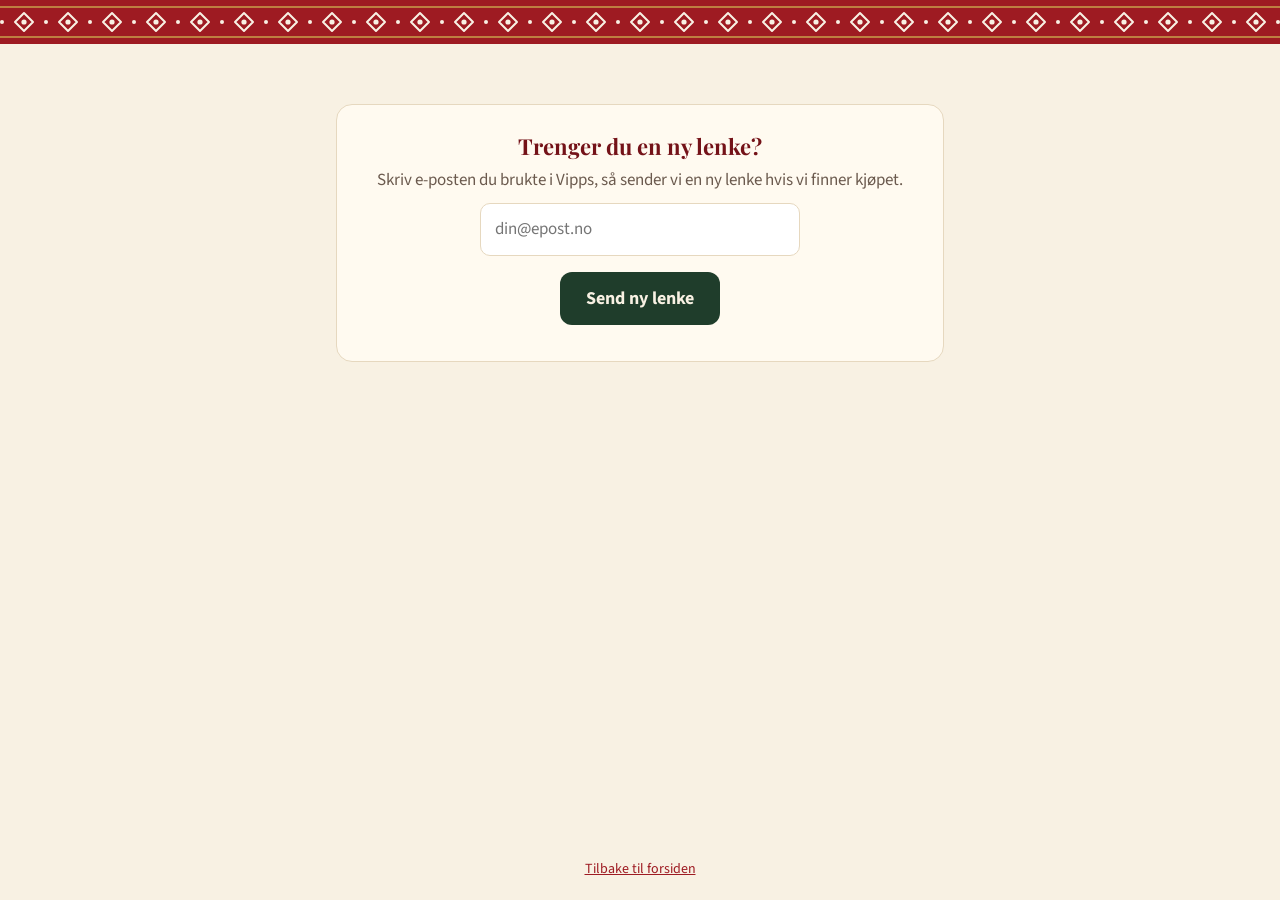
<file: last-ned.html>
<!doctype html>
<html lang="nb">
<head>
<meta charset="utf-8">
<meta name="viewport" content="width=device-width, initial-scale=1">
<link rel="icon" href="assets/favicon.svg" type="image/svg+xml">
<link rel="icon" href="assets/favicon-32.png" sizes="32x32" type="image/png">
<link rel="apple-touch-icon" href="assets/apple-touch-icon.png">
<meta name="theme-color" content="#5e0f16">
<meta name="format-detection" content="telephone=no">
<meta name="robots" content="noindex">
<link rel="preconnect" href="https://fonts.googleapis.com"><link rel="preconnect" href="https://fonts.gstatic.com" crossorigin>
<link href="https://fonts.googleapis.com/css2?family=Playfair+Display:wght@600;800&family=Source+Sans+3:wght@400;600;700&display=swap" rel="stylesheet">
<link rel="stylesheet" href="assets/side.css">
<script src="assets/config.js"></script><script src="assets/api.js"></script>
<title>Last ned heftet</title>
</head>
<body>
<div class="band" aria-hidden="true"></div>
<main>
  <div class="box" id="inapp" hidden style="margin-bottom:20px;border-color:var(--gold)">
    <h2 style="font-size:22px">Åpne i nettleseren for å laste ned</h2>
    <p id="inappTekst"></p>
    <a class="btn" id="aapne" href="#">Åpne i nettleseren</a>
    <p style="margin-top:14px"><button type="button" id="kopier" style="background:none;border:0;padding:0;color:var(--red);font:inherit;font-weight:600;text-decoration:underline;cursor:pointer">Kopier lenken</button> <span id="kopiert" style="color:var(--muted)"></span></p>
    <p style="font-size:14px;color:var(--muted)">Lenken virker like godt i Safari eller Chrome, og du bruker ikke opp noen nedlastinger ved å bytte.</p>
  </div>
  <div class="box" id="boks">
    <h1>Heftet ditt er klart</h1>
    <p>Trykk på knappen for å laste ned PDF-en. Den er merket med navnet ditt og ordrenummeret.</p>
    <button class="btn" id="last">Last ned heftet (PDF)</button>
    <p id="info" style="font-size:14px"></p>
  </div>
  <div class="box" style="margin-top:20px" id="nylenke" hidden>
    <h2 style="font-size:22px">Trenger du en ny lenke?</h2>
    <p>Skriv e-posten du brukte i Vipps, så sender vi en ny lenke hvis vi finner kjøpet.</p>
    <input type="email" id="epost" placeholder="din@epost.no" autocomplete="email">
    <br><button class="btn" id="send">Send ny lenke</button>
    <p id="sendt"></p>
  </div>
</main>
<footer><a href="./">Tilbake til forsiden</a></footer>
<script>
(function(){
  var t=new URLSearchParams(location.search).get('t')||'';
  var knapp=document.getElementById('last'), info=document.getElementById('info'), ny=document.getElementById('nylenke');
  if(!t){ document.getElementById('boks').hidden=true; ny.hidden=false; }
  // I Instagram, Facebook o.l. lagres ikke filer: be kunden åpne siden i vanlig nettleser først
  var iv=t&&window.vjInApp&&vjInApp();
  if(iv){
    document.getElementById('inapp').hidden=false;
    document.getElementById('aapne').href=vjEksternLenke(iv.ios);
    document.getElementById('aapne').textContent=iv.ios?'Åpne i Safari':'Åpne i Chrome';
    document.getElementById('inappTekst').innerHTML='Du er i nettleseren inne i '+iv.app+', og den kan ikke lagre filer. Trykk på knappen under. '+
      'Virker den ikke, trykk på <b>•••</b> '+(iv.ios?'oppe eller nede til høyre':'oppe til høyre')+' og velg <b>Åpne i '+(iv.ios?'ekstern nettleser':'Chrome')+'</b> eller <b>Åpne i nettleser</b>.';
    knapp.textContent='Prøv å laste ned her likevel'; knapp.style.background='var(--muted)';
    document.getElementById('kopier').onclick=function(){
      var ok=function(){ document.getElementById('kopiert').textContent='Kopiert. Lim den inn i Safari eller Chrome.'; };
      var gammel=function(){ var f=document.createElement('textarea'); f.value=location.href; f.setAttribute('readonly',''); f.style.position='absolute'; f.style.left='-9999px';
        document.body.appendChild(f); f.select(); f.setSelectionRange(0,f.value.length); try{ document.execCommand('copy'); ok(); }catch(e){} f.remove(); };
      if(navigator.clipboard&&navigator.clipboard.writeText) navigator.clipboard.writeText(location.href).then(ok,gammel); else gammel();
    };
  }
  knapp.onclick=function(){
    knapp.disabled=true; knapp.textContent='Lager heftet ditt …';
    vjGet({action:'download',t:t},120000).then(function(d){
      if(!d.ok){ info.textContent=d.melding||'Lenken virker ikke.'; knapp.textContent='Last ned heftet (PDF)'; ny.hidden=false; return; }
      var bin=atob(d.pdf), arr=new Uint8Array(bin.length);
      for(var i=0;i<bin.length;i++) arr[i]=bin.charCodeAt(i);
      var url=URL.createObjectURL(new Blob([arr],{type:'application/pdf'}));
      if(iv){ // Inne i apper ignoreres nedlasting: prøv å vise PDF-en direkte i stedet
        knapp.disabled=false; knapp.textContent='Prøv igjen';
        info.innerHTML='Kom ikke PDF-en opp? Bruk knappen <b>'+document.getElementById('aapne').textContent+'</b> over. Du har '+d.igjen+' nedlasting(er) igjen.';
        location.href=url; return;
      }
      var a=document.createElement('a'); a.href=url; a.download=d.filnavn; document.body.appendChild(a); a.click(); a.remove();
      knapp.disabled=false; knapp.textContent='Last ned på nytt';
      info.innerHTML='Lastet ned! Du kan laste ned '+d.igjen+' gang(er) til med denne lenken.<br>Finner du ikke filen? <a href="'+url+'" target="_blank">Åpne PDF-en her</a>.';
    }).catch(function(){ knapp.disabled=false; knapp.textContent='Prøv igjen'; info.textContent='Noe gikk galt. Prøv igjen om litt.'; });
  };
  document.getElementById('send').onclick=function(){
    var e=document.getElementById('epost').value.trim(); if(!e) return;
    vjGet({action:'resend',epost:e}).finally(function(){
      document.getElementById('sendt').textContent='Hvis e-posten finnes i ordrelisten, er en ny lenke på vei. Sjekk også søppelpost.';
    });
  };
})();
</script>
</body>
</html>
</file>
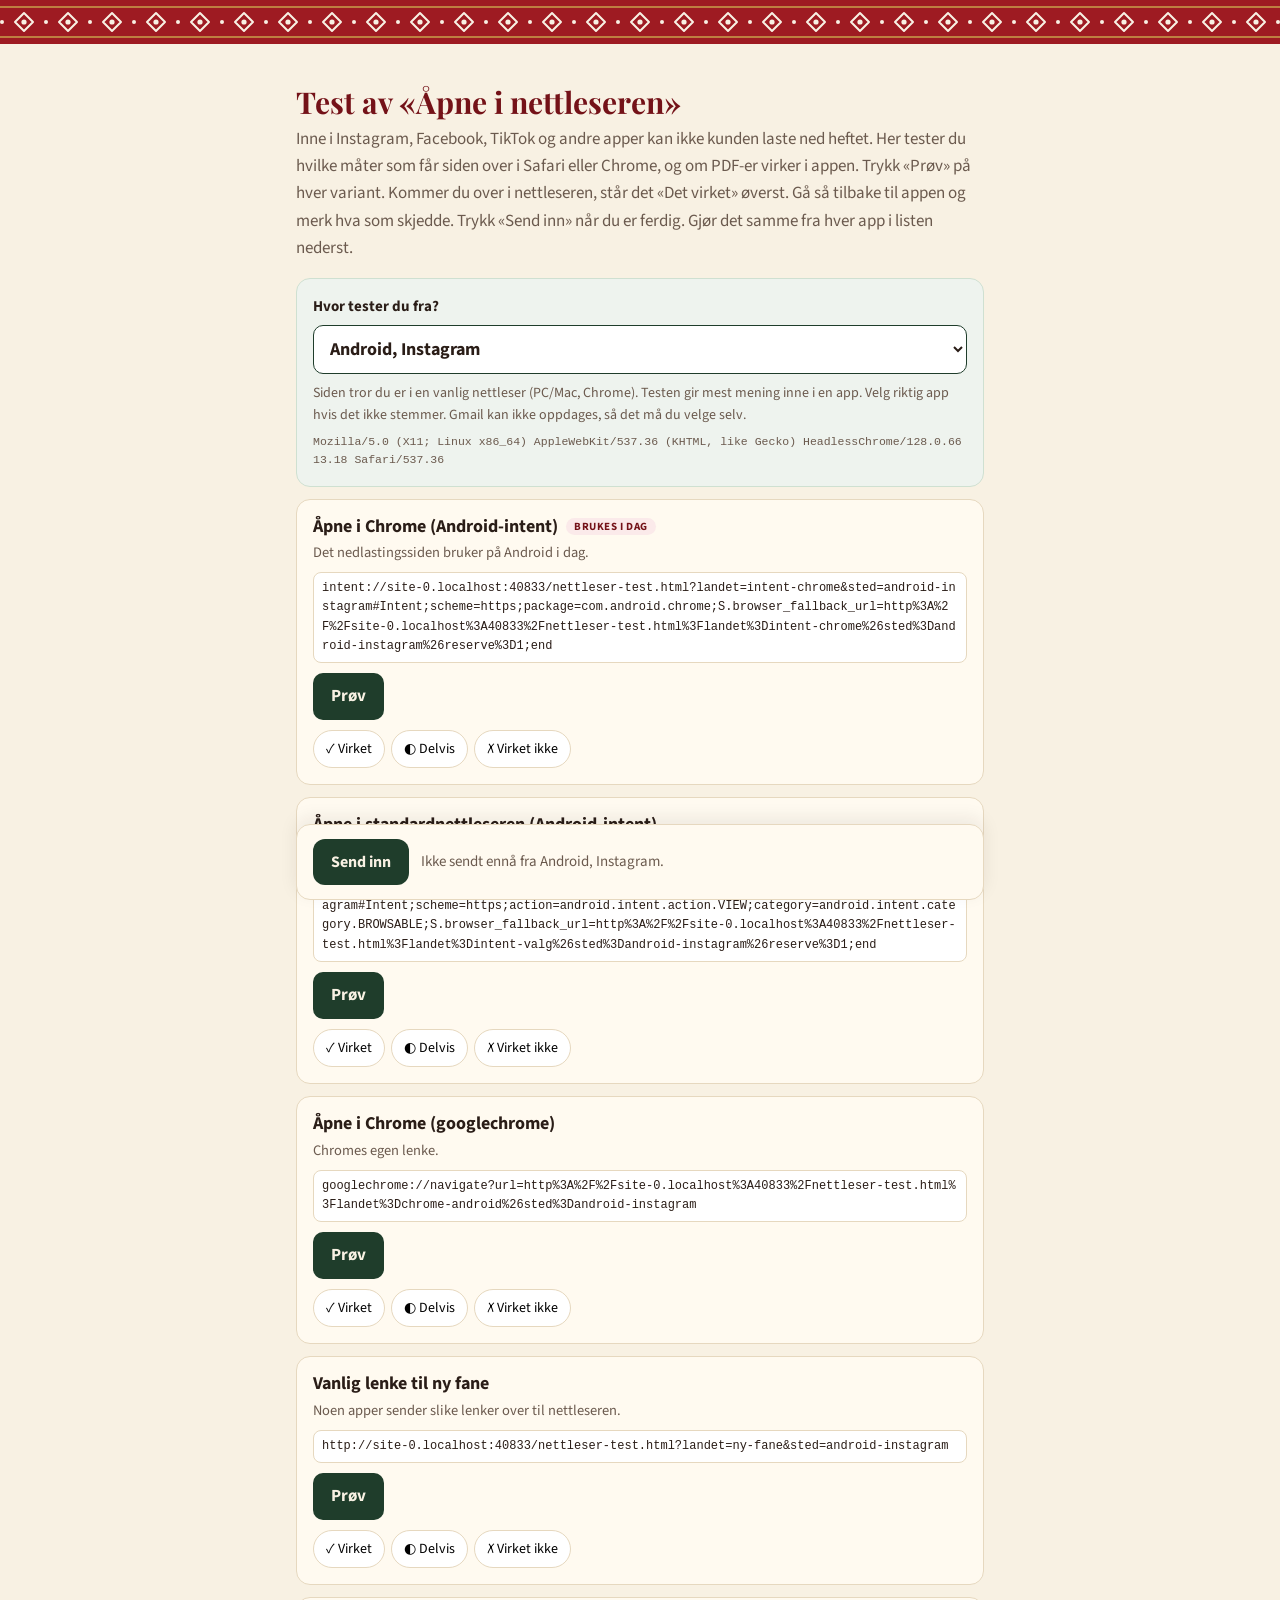
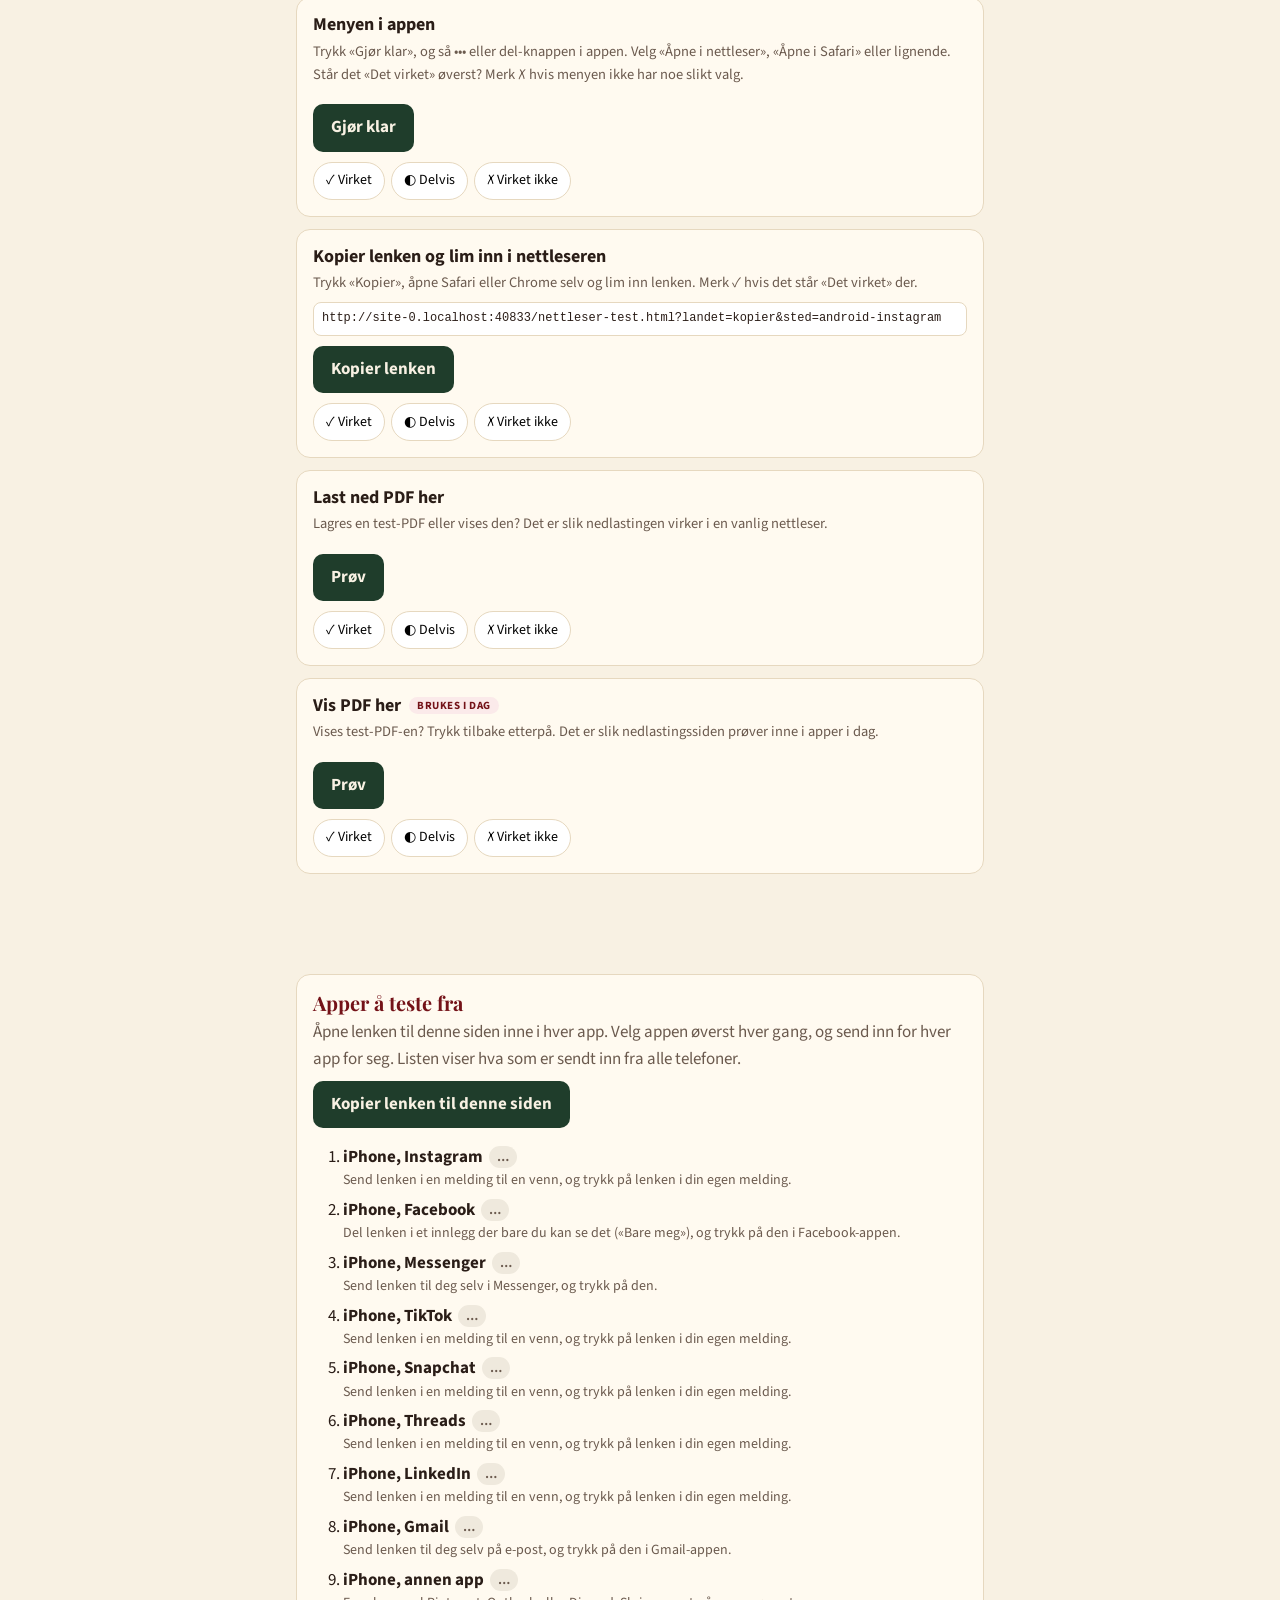
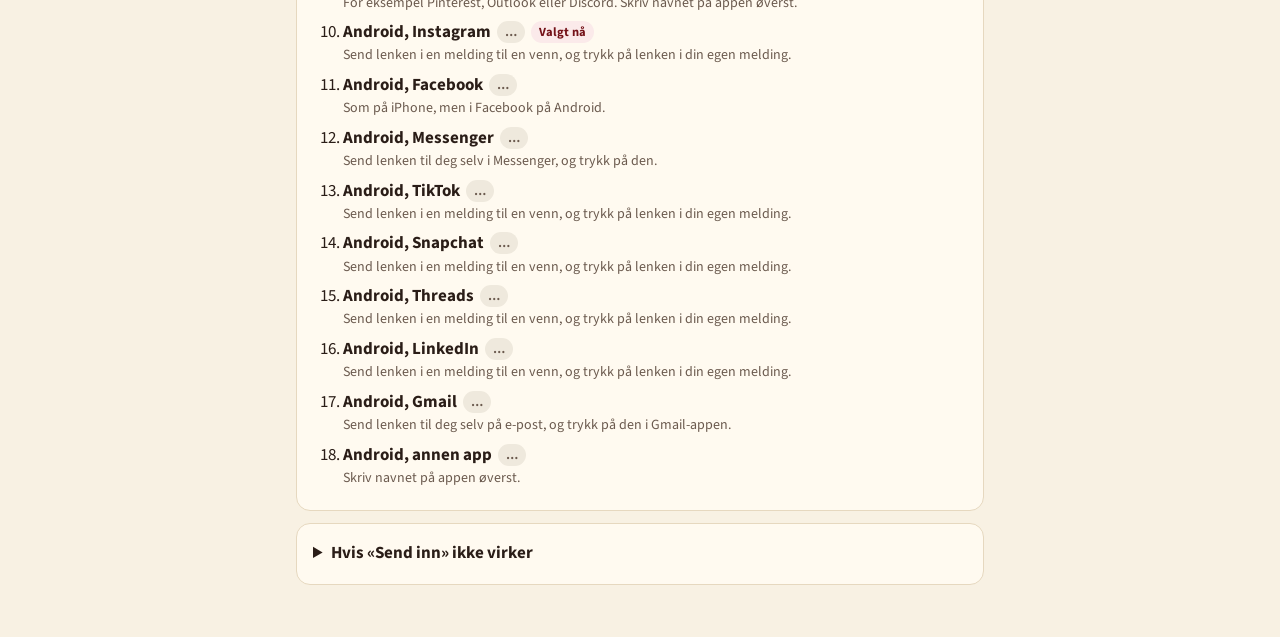
<file: nettleser-test.html>
<!doctype html>
<html lang="nb">
<head>
<meta charset="utf-8">
<meta name="viewport" content="width=device-width, initial-scale=1">
<meta name="robots" content="noindex, nofollow">
<meta name="format-detection" content="telephone=no">
<link rel="icon" href="assets/favicon.svg" type="image/svg+xml">
<link rel="preconnect" href="https://fonts.googleapis.com"><link rel="preconnect" href="https://fonts.gstatic.com" crossorigin>
<link href="https://fonts.googleapis.com/css2?family=Playfair+Display:wght@600;800&family=Source+Sans+3:wght@400;600;700&display=swap" rel="stylesheet">
<link rel="stylesheet" href="assets/side.css">
<script src="assets/config.js"></script><script src="assets/api.js"></script>
<script src="assets/vipps.js?v=2"></script>
<title>Test av Åpne i nettleseren</title>
<style>
main{max-width:720px}
h1{font-size:30px;margin-bottom:6px}
.intro{color:var(--muted);margin-bottom:16px}
.kort{background:var(--paper);border:1px solid var(--line);border-radius:14px;padding:16px;margin-bottom:12px}
.miljo{background:#eef3ee;border-color:#cfe0d1}
.miljo label{font-weight:700;font-size:15px;display:block}
.miljo select,.miljo input{display:block;width:100%;max-width:none;font:inherit;font-size:18px;font-weight:700;margin-top:6px;padding:10px 12px;border:1.5px solid var(--green);border-radius:10px;background:#fff;color:var(--ink);min-height:48px}
.miljo .hint{font-size:14px;color:var(--muted);margin-top:8px}
.miljo code{display:block;font-size:11.5px;color:var(--muted);margin-top:6px;word-break:break-all}
.landet{border-width:2px;font-size:17px}
.landet.ja{background:#e3efe6;border-color:var(--green);color:var(--green)}
.landet.nei{background:#fbeaea;border-color:var(--red);color:var(--red-dark)}
.landet b{display:block;font-size:22px;margin-bottom:4px}
.variant h2{font-size:18px;font-family:inherit;font-weight:700;color:var(--ink);display:flex;gap:8px;align-items:center;flex-wrap:wrap}
.variant p{color:var(--muted);font-size:14.5px;margin:4px 0 8px}
.variant code{display:block;font-size:12px;background:#fff;border:1px solid var(--line);border-radius:8px;padding:6px 8px;word-break:break-all;color:var(--ink)}
.proev{display:inline-flex;align-items:center;justify-content:center;background:var(--green);color:var(--cream);font:inherit;font-weight:700;text-decoration:none;border:0;border-radius:10px;padding:10px 18px;margin-top:10px;min-height:46px;cursor:pointer}
.resultat{display:flex;gap:6px;flex-wrap:wrap;margin-top:10px}
.resultat button{font:inherit;font-size:14px;border:1.5px solid var(--line);background:#fff;border-radius:999px;padding:6px 12px;cursor:pointer;min-height:38px}
.resultat button[aria-pressed=true]{border-color:var(--green);background:var(--green);color:var(--cream)}
.merke{font-size:11px;font-weight:700;text-transform:uppercase;letter-spacing:.05em;padding:2px 8px;border-radius:999px;background:#fbeaea;color:var(--red-dark)}
.send{position:sticky;bottom:0;z-index:2;background:var(--paper);border:1px solid var(--line);border-radius:14px;padding:14px 16px;margin-bottom:12px;box-shadow:0 -6px 18px rgba(42,29,23,.08)}
.send .rad{display:flex;align-items:center;gap:12px;flex-wrap:wrap}
.send .btn{margin-top:0}
#sendStatus{font-size:15px;color:var(--muted)}
#sendStatus.ok{color:var(--green);font-weight:700}
#sendStatus.feil{color:var(--red-dark)}
textarea{width:100%;min-height:150px;font:13px/1.4 ui-monospace,monospace;border:1px solid var(--line);border-radius:10px;padding:10px;margin-top:10px}
ol.miljoer{padding-left:30px;color:var(--ink)}
ol.miljoer li{margin:6px 0}
ol.miljoer small{display:block;color:var(--muted);font-size:14px;line-height:1.4}
.status-sted{display:inline-block;font-size:12.5px;font-weight:700;border-radius:999px;padding:1px 8px;margin-left:6px;background:#efe9dd;color:var(--muted);vertical-align:1px}
.status-sted.ja{background:#e3efe6;color:var(--green)}
.status-sted.her{background:#fbeaea;color:var(--red-dark)}
.fremdrift{font-weight:700;color:var(--green)}
details summary{cursor:pointer;font-weight:700}
.btn{min-height:46px;font-size:16px;padding:10px 18px}
</style>
</head>
<body>
<div class="band" aria-hidden="true"></div>
<main>
  <div class="kort landet" id="landet" role="status" hidden></div>

  <div id="test">
  <h1>Test av «Åpne i nettleseren»</h1>
  <p class="intro">Inne i Instagram, Facebook, TikTok og andre apper kan ikke kunden laste ned heftet. Her tester du hvilke måter som får siden over i Safari eller Chrome, og om PDF-er virker i appen. Trykk «Prøv» på hver variant. Kommer du over i nettleseren, står det «Det virket» øverst. Gå så tilbake til appen og merk hva som skjedde. Trykk «Send inn» når du er ferdig. Gjør det samme fra hver app i listen nederst.</p>

  <div class="kort miljo">
    <label for="sted">Hvor tester du fra?</label>
    <select id="sted"></select>
    <label for="app" id="appLabel" hidden style="margin-top:12px">Hvilken app?<input id="app" maxlength="40" placeholder="For eksempel Pinterest"></label>
    <p class="hint" id="oppdaget"></p>
    <p class="hint fremdrift" id="fremdriftTopp" hidden></p>
    <code id="ua"></code>
  </div>

  <div id="varianter"></div>

  <div class="send">
    <div class="rad">
      <button class="btn" type="button" id="sendInn">Send inn</button>
      <span id="sendStatus" role="status">Ikke sendt ennå.</span>
    </div>
  </div>

  <div class="kort">
    <h2 style="font-size:20px">Apper å teste fra</h2>
    <p class="intro" style="margin:4px 0 8px">Åpne lenken til denne siden inne i hver app. Velg appen øverst hver gang, og send inn for hver app for seg. Listen viser hva som er sendt inn fra alle telefoner.</p>
    <button class="proev" type="button" id="kopierSide" style="margin:0 0 10px">Kopier lenken til denne siden</button>
    <p class="fremdrift" id="fremdrift" style="margin-bottom:6px"></p>
    <ol class="miljoer" id="stedListe"></ol>
  </div>

  <div class="kort">
    <details>
      <summary>Hvis «Send inn» ikke virker</summary>
      <p class="intro" style="margin:8px 0 0">Kopier resultatene og lim dem inn i chatten med Claude.</p>
      <button class="btn" type="button" id="kopier" style="margin-top:10px">Kopier resultatene</button>
      <textarea id="sammendrag" readonly></textarea>
    </details>
  </div>
  </div>
</main>
<script>
(function(){
  var $=function(id){return document.getElementById(id);};
  function esc(s){return String(s==null?'':s).replace(/[&<>"']/g,function(c){return {'&':'&amp;','<':'&lt;','>':'&gt;','"':'&quot;',"'":'&#39;'}[c];});}
  function les(k,f){ try{ var v=localStorage.getItem(k); return v==null?f:v; }catch(e){ return f; } }
  function skriv(k,v){ try{ localStorage.setItem(k,v); }catch(e){} }
  var m=vjVipps.miljo(), iApp=window.vjInApp?vjInApp():null;
  var DELE='Send lenken i en melding til en venn, og trykk på lenken i din egen melding.';
  var STEDER=[
    ['iphone-instagram','iPhone, Instagram',DELE],
    ['iphone-facebook','iPhone, Facebook','Del lenken i et innlegg der bare du kan se det («Bare meg»), og trykk på den i Facebook-appen.'],
    ['iphone-messenger','iPhone, Messenger','Send lenken til deg selv i Messenger, og trykk på den.'],
    ['iphone-tiktok','iPhone, TikTok',DELE],
    ['iphone-snapchat','iPhone, Snapchat',DELE],
    ['iphone-threads','iPhone, Threads',DELE],
    ['iphone-linkedin','iPhone, LinkedIn',DELE],
    ['iphone-gmail','iPhone, Gmail','Send lenken til deg selv på e-post, og trykk på den i Gmail-appen.'],
    ['iphone-annen','iPhone, annen app','For eksempel Pinterest, Outlook eller Discord. Skriv navnet på appen øverst.'],
    ['android-instagram','Android, Instagram',DELE],
    ['android-facebook','Android, Facebook','Som på iPhone, men i Facebook på Android.'],
    ['android-messenger','Android, Messenger','Send lenken til deg selv i Messenger, og trykk på den.'],
    ['android-tiktok','Android, TikTok',DELE],
    ['android-snapchat','Android, Snapchat',DELE],
    ['android-threads','Android, Threads',DELE],
    ['android-linkedin','Android, LinkedIn',DELE],
    ['android-gmail','Android, Gmail','Send lenken til deg selv på e-post, og trykk på den i Gmail-appen.'],
    ['android-annen','Android, annen app','Skriv navnet på appen øverst.']
  ];
  // p: hvor varianten gir mening. type: lenke (åpnes med «Prøv»), meny, kopier eller pdf.
  var VAR=[
    {id:'x-safari',navn:'Åpne i Safari (x-safari)',p:'iphone',type:'lenke',hva:'Det nedlastingssiden bruker på iPhone i dag. Virker fra iOS 17.',bruker:true},
    {id:'chrome-ios',navn:'Åpne i Chrome (googlechromes)',p:'iphone',type:'lenke',hva:'Bare hvis du har Chrome på telefonen.'},
    {id:'intent-chrome',navn:'Åpne i Chrome (Android-intent)',p:'android',type:'lenke',hva:'Det nedlastingssiden bruker på Android i dag.',bruker:true},
    {id:'intent-valg',navn:'Åpne i standardnettleseren (Android-intent)',p:'android',type:'lenke',hva:'Skal åpne nettleseren du bruker til vanlig, for eksempel Samsung Internet.'},
    {id:'chrome-android',navn:'Åpne i Chrome (googlechrome)',p:'android',type:'lenke',hva:'Chromes egen lenke.'},
    {id:'ny-fane',navn:'Vanlig lenke til ny fane',p:'alle',type:'lenke',hva:'Noen apper sender slike lenker over til nettleseren.'},
    {id:'meny',navn:'Menyen i appen',p:'alle',type:'meny',hva:'Trykk «Gjør klar», og så ••• eller del-knappen i appen. Velg «Åpne i nettleser», «Åpne i Safari» eller lignende. Står det «Det virket» øverst? Merk ✗ hvis menyen ikke har noe slikt valg.'},
    {id:'kopier',navn:'Kopier lenken og lim inn i nettleseren',p:'alle',type:'kopier',hva:'Trykk «Kopier», åpne Safari eller Chrome selv og lim inn lenken. Merk ✓ hvis det står «Det virket» der.'},
    {id:'pdf-last',navn:'Last ned PDF her',p:'alle',type:'pdf',hva:'Lagres en test-PDF eller vises den? Det er slik nedlastingen virker i en vanlig nettleser.'},
    {id:'pdf-vis',navn:'Vis PDF her',p:'alle',type:'pdf',hva:'Vises test-PDF-en? Trykk tilbake etterpå. Det er slik nedlastingssiden prøver inne i apper i dag.',bruker:true}
  ];
  var SVAR=[['ok','✓ Virket'],['delvis','◐ Delvis'],['nei','✗ Virket ikke']];
  function navnPa(id){ var v=VAR.filter(function(x){return x.id===id;})[0]; return v?v.navn:id; }

  var q=new URLSearchParams(location.search);
  // Kommer siden fra en av variantene? Vis om den havnet i nettleseren, og fjern merket fra adressen.
  var landet=q.get('landet'), reserve=q.get('reserve')==='1';
  if(landet!==null){
    q.delete('landet'); q.delete('reserve');
    try{ history.replaceState(null,'',location.pathname+(q.toString()?'?'+q.toString():'')); }catch(e){}
  }
  // Menytesten merker adressen på forhånd. Lastes siden bare på nytt inne i appen, er det ikke noe resultat.
  if(landet==='meny' && iApp && !reserve) landet='';
  if(landet){
    var fraSted=(STEDER.filter(function(s){return s[0]===q.get('sted');})[0]||[])[1]||'appen';
    var appNavn=fraSted.split(', ')[1]||'appen', lb=$('landet');
    lb.hidden=false;
    if(!iApp && !reserve){
      lb.className='kort landet ja';
      lb.innerHTML='<b>✓ Det virket</b>«'+esc(navnPa(landet))+'» åpnet siden i '+esc(m.nettleser)+'. Gå tilbake til '+esc(appNavn)+' og trykk «✓ Virket» på denne varianten.';
      $('test').hidden=true; // Selve testen gjøres inne i appen, ikke her.
    } else {
      lb.className='kort landet nei';
      lb.innerHTML='<b>◐ Fortsatt inne i '+esc(iApp?iApp.app:appNavn)+'</b>«'+esc(navnPa(landet))+'» åpnet siden på nytt inne i appen, ikke i nettleseren. Merk «◐ Delvis» på denne varianten.';
    }
  }

  // Gjett appen ut fra nettleseren. Gmail kan ikke kjennes igjen, så det må velges for hånd.
  function gjett(){
    var f=m.ios?'iphone':'android', a=(iApp&&iApp.app||'').toLowerCase();
    if(STEDER.some(function(s){return s[0]===f+'-'+a;})) return f+'-'+a;
    return f+'-'+(iApp?'annen':'instagram');
  }
  var husket=''; try{ husket=sessionStorage.getItem('vj_nettlesertest_sted')||''; }catch(e){}
  var sted=q.get('sted')||husket||gjett();
  if(!STEDER.some(function(s){return s[0]===sted;})) sted=gjett();
  var res={}, liste=null;
  function nokkel(){ return 'vj_nettlesertest_'+sted; }
  function lastRes(){ try{ res=JSON.parse(les(nokkel(),'{}'))||{}; }catch(e){ res={}; } }
  function stedNavn(){ return STEDER.filter(function(s){return s[0]===sted;})[0][1]; }
  function plattform(){ return sted.split('-')[0]; }
  function annen(){ return /-annen$/.test(sted); }
  function svarTekst(v){ var s=SVAR.filter(function(x){return x[0]===res[v.id];})[0]; return s?s[1]:'ikke testet'; }

  $('sted').innerHTML=STEDER.map(function(s){ return '<option value="'+s[0]+'">'+esc(s[1])+'</option>'; }).join('');
  $('sted').value=sted;
  $('app').value=les('vj_nettlesertest_app','');
  $('ua').textContent=navigator.userAgent;
  $('oppdaget').textContent=(iApp?'Siden tror du tester fra: '+m.tekst+'.':'Siden tror du er i en vanlig nettleser ('+m.tekst+'). Testen gir mest mening inne i en app.')+
    ' Velg riktig app hvis det ikke stemmer. Gmail kan ikke oppdages, så det må du velge selv.';

  // Adressen variantene åpner. Merket «landet» viser at siden kom fram, og «reserve» at den kom via reserveadressen inne i appen.
  function mal(id,ekstra){ return location.origin+location.pathname+'?landet='+id+'&sted='+encodeURIComponent(sted)+(ekstra||''); }
  function lenke(v){
    var u=mal(v.id), uten=u.replace(/^https?:\/\//,''), reserveUrl=encodeURIComponent(mal(v.id,'&reserve=1'));
    switch(v.id){
      case 'x-safari': return 'x-safari-'+u;
      case 'chrome-ios': return u.replace(/^https:/,'googlechromes:').replace(/^http:/,'googlechrome:');
      case 'intent-chrome': return 'intent://'+uten+'#Intent;scheme=https;package=com.android.chrome;S.browser_fallback_url='+reserveUrl+';end';
      case 'intent-valg': return 'intent://'+uten+'#Intent;scheme=https;action=android.intent.action.VIEW;category=android.intent.category.BROWSABLE;S.browser_fallback_url='+reserveUrl+';end';
      case 'chrome-android': return 'googlechrome://navigate?url='+encodeURIComponent(u);
      default: return u;
    }
  }
  function synlige(){ var p=plattform(); return VAR.filter(function(v){ return v.p==='alle'||v.p===p; }); }

  // En liten, gyldig PDF lages i nettleseren, så testen ikke bruker opp noen nedlastinger.
  function testPdf(){
    var tekst='Test-PDF fra Vegansk juleribbe. Ser du dette, virker PDF her.';
    var deler=['<</Type/Catalog/Pages 2 0 R>>','<</Type/Pages/Kids[3 0 R]/Count 1>>',
      '<</Type/Page/Parent 2 0 R/MediaBox[0 0 420 200]/Resources<</Font<</F1 4 0 R>>>>/Contents 5 0 R>>',
      '<</Type/Font/Subtype/Type1/BaseFont/Helvetica>>'];
    var strom='BT /F1 14 Tf 24 100 Td ('+tekst.replace(/[^\x20-\x7e]/g,'')+') Tj ET';
    deler.push('<</Length '+strom.length+'>>\nstream\n'+strom+'\nendstream');
    var pdf='%PDF-1.4\n', pos=[];
    deler.forEach(function(d,i){ pos.push(pdf.length); pdf+=(i+1)+' 0 obj\n'+d+'\nendobj\n'; });
    var xref=pdf.length;
    pdf+='xref\n0 '+(deler.length+1)+'\n0000000000 65535 f \n'+pos.map(function(p){ return ('000000000'+p).slice(-10)+' 00000 n \n'; }).join('');
    pdf+='trailer\n<</Size '+(deler.length+1)+'/Root 1 0 R>>\nstartxref\n'+xref+'\n%%EOF';
    return URL.createObjectURL(new Blob([pdf],{type:'application/pdf'}));
  }

  function tegn(){
    $('appLabel').hidden=!annen();
    $('varianter').innerHTML=synlige().map(function(v){
      var l=lenke(v), knapp;
      if(v.type==='lenke') knapp='<a class="proev" href="'+esc(l)+'"'+(v.id==='ny-fane'?' target="_blank" rel="noopener"':'')+'>Prøv</a>';
      else if(v.type==='meny') knapp='<button class="proev" type="button" data-gjor="meny">Gjør klar</button>';
      else if(v.type==='kopier') knapp='<button class="proev" type="button" data-gjor="kopier">Kopier lenken</button>';
      else knapp='<button class="proev" type="button" data-gjor="'+v.id+'">Prøv</button>';
      return '<div class="kort variant"><h2>'+esc(v.navn)+(v.bruker?'<span class="merke">Brukes i dag</span>':'')+'</h2><p>'+esc(v.hva)+'</p>'+
        (v.type==='lenke'||v.type==='kopier'?'<code>'+esc(l)+'</code>':'')+knapp+'<p class="hint" data-svar="'+v.id+'"></p>'+
        '<div class="resultat">'+SVAR.map(function(s){ return '<button type="button" data-v="'+v.id+'" data-s="'+s[0]+'" aria-pressed="'+(res[v.id]===s[0])+'">'+s[1]+'</button>'; }).join('')+'</div></div>';
    }).join('');
    oppsummer(); visStatus(); tegnListe();
  }
  function hint(id,tekst){ var h=document.querySelector('[data-svar="'+id+'"]'); if(h) h.textContent=tekst; }
  function oppsummer(){
    var linjer=['Nettlesertest: '+stedNavn()+(annen()&&$('app').value?' ('+$('app').value+')':'')+' (siden oppdaget: '+m.tekst+')'];
    synlige().forEach(function(v){ linjer.push('- '+v.navn+': '+svarTekst(v)); });
    linjer.push('Nettleser-ID: '+navigator.userAgent);
    $('sammendrag').value=linjer.join('\n');
  }

  function tegnListe(){
    var ferdig=0;
    $('stedListe').innerHTML=STEDER.map(function(s){
      var l=liste&&liste[s[0]], merke;
      if(l){
        ferdig++;
        merke='<span class="status-sted ja">✓ Sendt '+esc(new Date(l.tid).toLocaleString('nb-NO',{day:'numeric',month:'short',hour:'2-digit',minute:'2-digit'}))+
          ' · '+l.ok+' ✓ '+l.delvis+' ◐ '+l.nei+' ✗</span>';
      } else merke='<span class="status-sted">'+(liste?'Ikke testet':'…')+'</span>';
      if(s[0]===sted) merke+='<span class="status-sted her">Valgt nå</span>';
      return '<li><b>'+esc(s[1])+'</b>'+merke+'<small>'+esc(s[2])+'</small></li>';
    }).join('');
    var t=liste?ferdig+' av '+STEDER.length+' apper er sendt inn.':'';
    $('fremdrift').textContent=t; $('fremdriftTopp').textContent=t?t+' Se listen nederst.':''; $('fremdriftTopp').hidden=!t;
  }
  function hentListe(){
    if(!window.vjGet) return;
    vjGet({action:'nettlesertestliste'}).then(function(d){ if(d&&d.ok){ liste=d.steder||{}; tegnListe(); } }).catch(function(){});
  }

  // Innsending. Husker hva som sist ble sendt fra hver app, så siden kan si om noe er endret siden.
  function tilstand(){ return JSON.stringify(synlige().map(function(v){ return res[v.id]||''; }))+(annen()?$('app').value:''); }
  function sistSendt(){ return les('vj_nettlesertest_sendt_'+sted,''); }
  function visStatus(tekst,klasse){
    var s=$('sendStatus');
    if(tekst){ s.textContent=tekst; s.className=klasse||''; return; }
    var sendt=sistSendt();
    if(sendt && sendt===tilstand()){ s.textContent='Sendt fra '+stedNavn()+'. Velg neste app i listen.'; s.className='ok'; }
    else if(sendt){ s.textContent='Endret siden du sendte. Trykk «Send inn» igjen.'; s.className=''; }
    else { s.textContent='Ikke sendt ennå fra '+stedNavn()+'.'; s.className=''; }
  }
  var sender=false, autoTimer=null;
  function send(){
    if(sender) return;
    if(!synlige().some(function(v){ return res[v.id]; })){ visStatus('Merk minst én variant først.','feil'); return; }
    if(annen() && !$('app').value.trim()){ visStatus('Skriv navnet på appen øverst.','feil'); $('app').focus(); return; }
    sender=true; $('sendInn').disabled=true; visStatus('Sender …');
    var t=tilstand(), svar={};
    synlige().forEach(function(v){ if(res[v.id]) svar[v.id]=res[v.id]; });
    vjPost({action:'nettlesertest',stedId:sted,app:$('app').value,oppdaget:m.tekst,ua:navigator.userAgent,res:JSON.stringify(svar)})
      .then(function(d){
        if(!d||!d.ok) throw new Error(d&&d.error||'Ukjent feil');
        skriv('vj_nettlesertest_sendt_'+sted,t);
        hentListe();
        if(d.sendt) visStatus(); else visStatus('Lagret i regnearket, men backend har ingen e-postadresse å sende til. Legg inn VARSEL_EPOST i Skriptegenskaper.','feil');
      })
      .catch(function(e){ visStatus('Fikk ikke sendt: '+e.message+' Bruk «Kopier resultatene» nederst.','feil'); })
      .then(function(){ sender=false; $('sendInn').disabled=false; });
  }
  // Sender av seg selv når alle variantene er merket.
  function autoSend(){
    clearTimeout(autoTimer);
    if(!synlige().every(function(v){ return res[v.id]; }) || sistSendt()===tilstand() || (annen()&&!$('app').value.trim())) return;
    autoTimer=setTimeout(send,1500);
  }

  lastRes();
  $('varianter').addEventListener('click',function(e){
    var b=e.target.closest('button[data-v]');
    if(b){ res[b.dataset.v]=b.dataset.s; skriv(nokkel(),JSON.stringify(res)); tegn(); autoSend(); return; }
    var g=e.target.closest('button[data-gjor]'); if(!g) return;
    var hva=g.dataset.gjor;
    if(hva==='meny'){
      // Menyen åpner adressen siden står på nå. Merk den, så nettleseren viser «Det virket».
      try{ history.replaceState(null,'',mal('meny').replace(location.origin,'')); }catch(err){}
      hint('meny','Klar. Trykk nå på ••• eller del-knappen i appen og velg å åpne i nettleseren.');
    } else if(hva==='kopier'){
      vjVipps.kopier(mal('kopier')).then(function(){ hint('kopier','Kopiert. Åpne Safari eller Chrome og lim inn lenken i adressefeltet.'); })
        .catch(function(){ hint('kopier','Fikk ikke kopiert. Hold inne lenken over for å kopiere den.'); });
    } else if(hva==='pdf-last'){
      var a=document.createElement('a'); a.href=testPdf(); a.download='test-vegansk-juleribbe.pdf';
      document.body.appendChild(a); a.click(); a.remove();
      hint('pdf-last','Lastet ned eller vist? Sjekk Filer eller Nedlastinger, og merk under.');
    } else if(hva==='pdf-vis'){
      hint('pdf-vis','Åpner PDF-en. Trykk tilbake etterpå og merk under.');
      setTimeout(function(){ location.href=testPdf(); },150);
    }
  });
  document.addEventListener('visibilitychange',function(){ if(document.visibilityState==='visible') hentListe(); });
  $('sted').addEventListener('change',function(){ sted=$('sted').value; try{ sessionStorage.setItem('vj_nettlesertest_sted',sted); }catch(e){} lastRes(); tegn(); });
  $('app').addEventListener('input',function(){ skriv('vj_nettlesertest_app',$('app').value); oppsummer(); visStatus(); });
  $('sendInn').onclick=send;
  $('kopierSide').onclick=function(){
    var u=location.origin+location.pathname;
    vjVipps.kopier(u).then(function(){ $('kopierSide').textContent='Kopiert! Send den til deg selv i appen du skal teste.'; })
      .catch(function(){ $('kopierSide').textContent=u; });
  };
  $('kopier').onclick=function(){
    vjVipps.kopier($('sammendrag').value).then(function(){ $('kopier').textContent='Kopiert!'; setTimeout(function(){ $('kopier').textContent='Kopier resultatene'; },2500); })
      .catch(function(){ $('sammendrag').select(); });
  };
  tegn(); hentListe();
})();
</script>
</body>
</html>
</file>
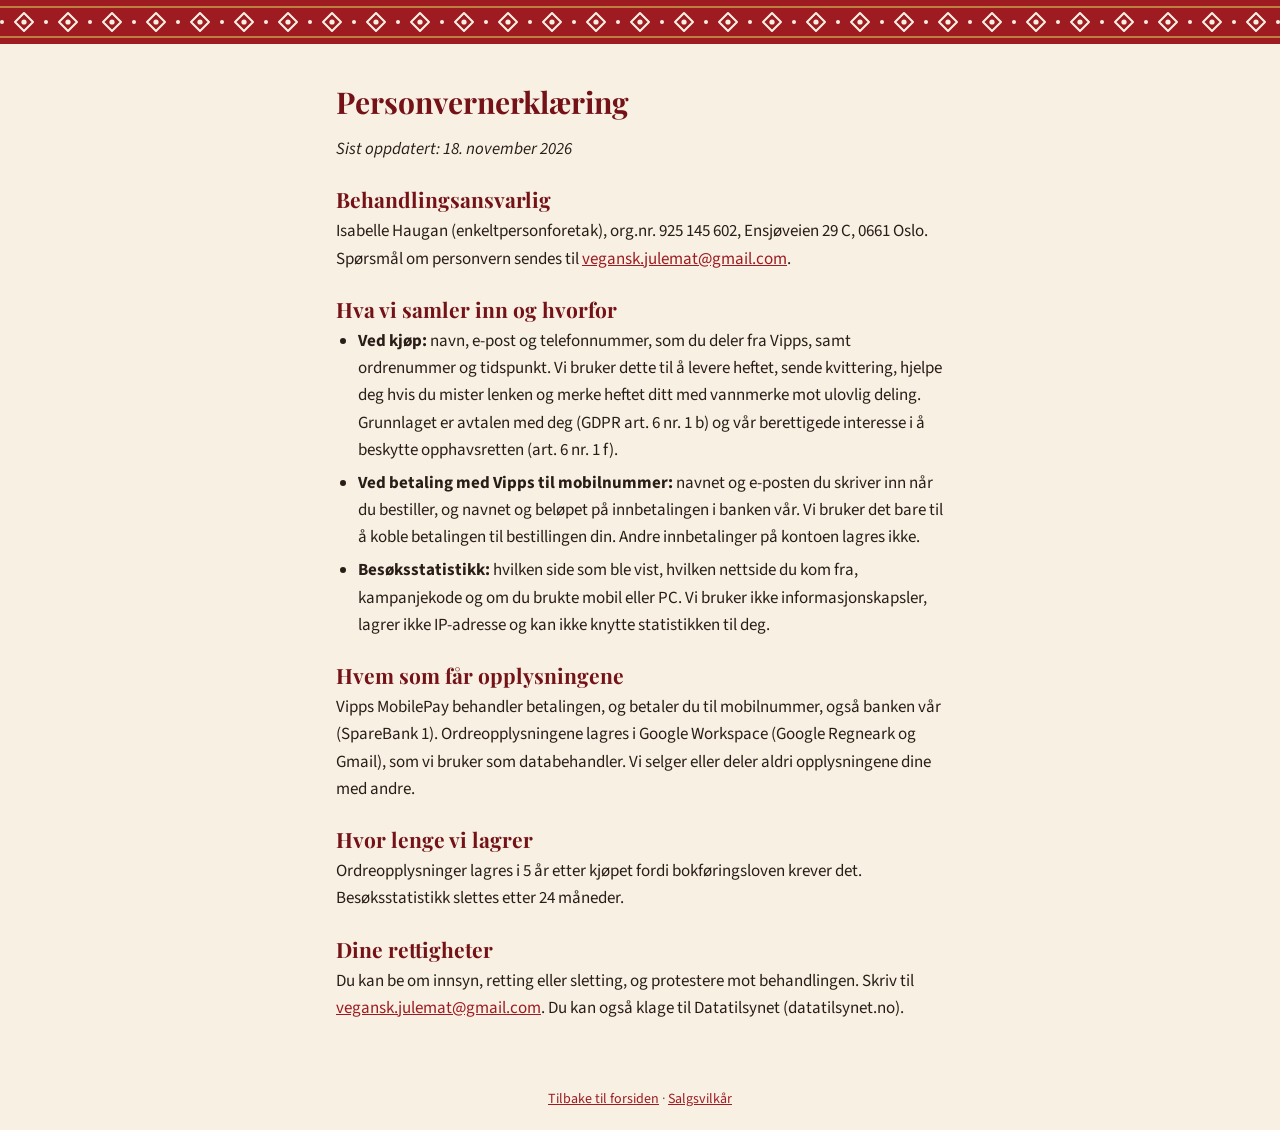
<file: personvern.html>
<!doctype html>
<html lang="nb">
<head>
<meta charset="utf-8">
<meta name="viewport" content="width=device-width, initial-scale=1">
<link rel="icon" href="assets/favicon.svg" type="image/svg+xml">
<link rel="icon" href="assets/favicon-32.png" sizes="32x32" type="image/png">
<link rel="apple-touch-icon" href="assets/apple-touch-icon.png">
<meta name="theme-color" content="#5e0f16">

<link rel="preconnect" href="https://fonts.googleapis.com"><link rel="preconnect" href="https://fonts.gstatic.com" crossorigin>
<link href="https://fonts.googleapis.com/css2?family=Playfair+Display:wght@600;800&family=Source+Sans+3:wght@400;600;700&display=swap" rel="stylesheet">
<link rel="stylesheet" href="assets/side.css">
<script src="assets/config.js"></script><script src="assets/api.js"></script>
<title>Personvern | Vegansk juleribbe</title>
<meta name="description" content="Slik behandler vi personopplysninger når du kjøper oppskriftsheftet Vegansk juleribbe med sprø svor.">
<meta name="format-detection" content="telephone=no">
<link rel="canonical" href="https://ibh2511.github.io/vegansk-juleribbe/personvern.html">
<meta property="og:type" content="website">
<meta property="og:locale" content="nb_NO">
<meta property="og:site_name" content="Vegansk juleribbe">
<meta property="og:url" content="https://ibh2511.github.io/vegansk-juleribbe/personvern.html">
<meta property="og:title" content="Personvern | Vegansk juleribbe">
<meta property="og:description" content="Slik behandler vi personopplysninger når du kjøper oppskriftsheftet Vegansk juleribbe med sprø svor.">
<meta property="og:image" content="https://ibh2511.github.io/vegansk-juleribbe/assets/og-bilde.jpg">
<meta property="og:image:width" content="1200">
<meta property="og:image:height" content="630">
<meta name="twitter:card" content="summary_large_image">
</head>
<body>
<div class="band" aria-hidden="true"></div>
<main class="legal">
<h1>Personvernerklæring</h1>
<p><i>Sist oppdatert: 18. november 2026</i></p>
<h2>Behandlingsansvarlig</h2>
<p>Isabelle Haugan (enkeltpersonforetak), org.nr. 925 145 602, Ensjøveien 29 C, 0661 Oslo. Spørsmål om personvern sendes til <a href="mailto:vegansk.julemat@gmail.com">vegansk.julemat@gmail.com</a>.</p>
<h2>Hva vi samler inn og hvorfor</h2>
<ul>
<li><b>Ved kjøp:</b> navn, e-post og telefonnummer, som du deler fra Vipps, samt ordrenummer og tidspunkt. Vi bruker dette til å levere heftet, sende kvittering, hjelpe deg hvis du mister lenken og merke heftet ditt med vannmerke mot ulovlig deling. Grunnlaget er avtalen med deg (GDPR art. 6 nr. 1 b) og vår berettigede interesse i å beskytte opphavsretten (art. 6 nr. 1 f).</li>
<li><b>Ved betaling med Vipps til mobilnummer:</b> navnet og e-posten du skriver inn når du bestiller, og navnet og beløpet på innbetalingen i banken vår. Vi bruker det bare til å koble betalingen til bestillingen din. Andre innbetalinger på kontoen lagres ikke.</li>
<li><b>Besøksstatistikk:</b> hvilken side som ble vist, hvilken nettside du kom fra, kampanjekode og om du brukte mobil eller PC. Vi bruker ikke informasjonskapsler, lagrer ikke IP-adresse og kan ikke knytte statistikken til deg.</li>
</ul>
<h2>Hvem som får opplysningene</h2>
<p>Vipps MobilePay behandler betalingen, og betaler du til mobilnummer, også banken vår (SpareBank 1). Ordreopplysningene lagres i Google Workspace (Google Regneark og Gmail), som vi bruker som databehandler. Vi selger eller deler aldri opplysningene dine med andre.</p>
<h2>Hvor lenge vi lagrer</h2>
<p>Ordreopplysninger lagres i 5 år etter kjøpet fordi bokføringsloven krever det. Besøksstatistikk slettes etter 24 måneder.</p>
<h2>Dine rettigheter</h2>
<p>Du kan be om innsyn, retting eller sletting, og protestere mot behandlingen. Skriv til <a href="mailto:vegansk.julemat@gmail.com">vegansk.julemat@gmail.com</a>. Du kan også klage til Datatilsynet (datatilsynet.no).</p>
</main>
<footer><a href="./">Tilbake til forsiden</a> · <a href="vilkar.html">Salgsvilkår</a></footer>
</body>
</html>
</file>
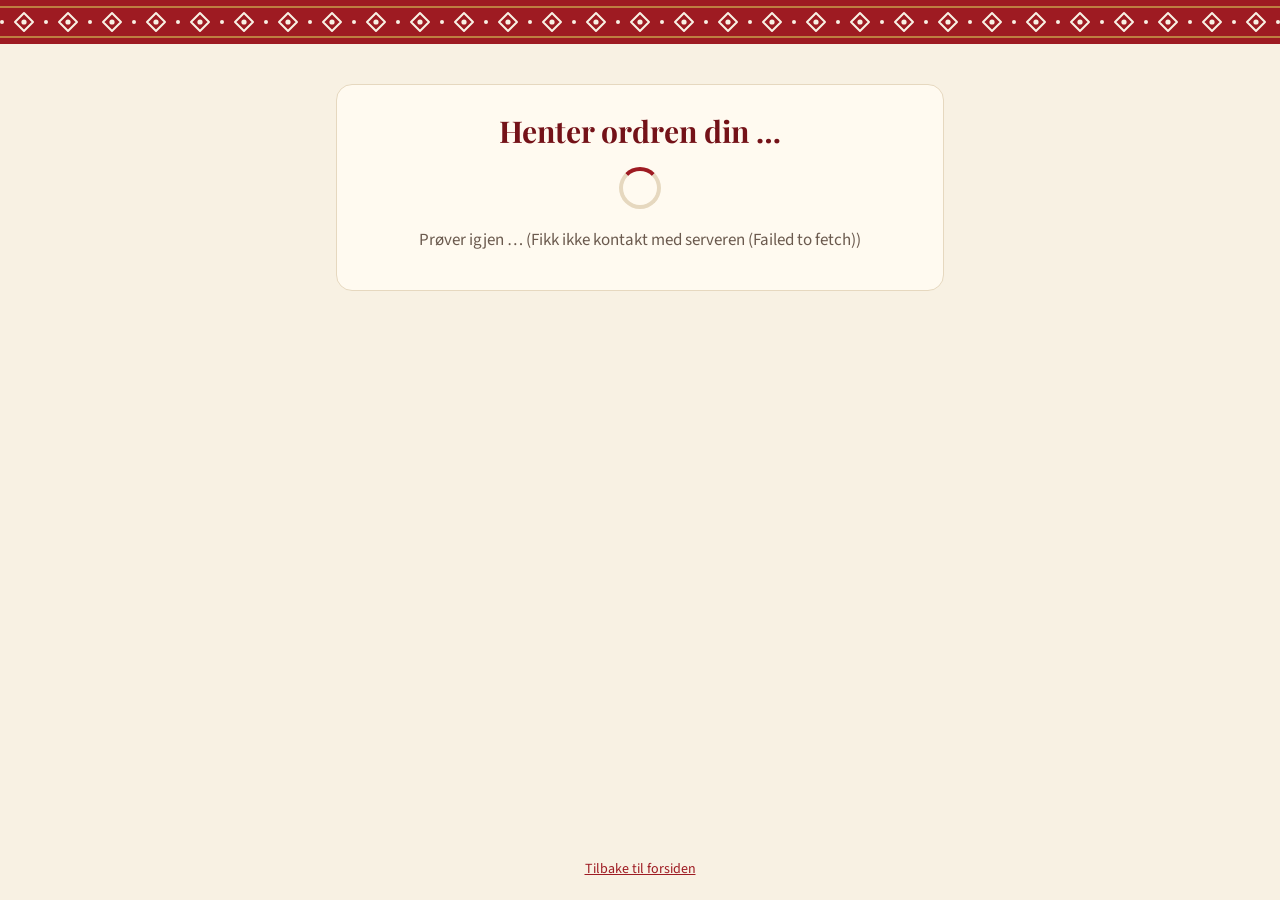
<file: takk.html>
<!doctype html>
<html lang="nb">
<head>
<meta charset="utf-8">
<meta name="viewport" content="width=device-width, initial-scale=1">
<link rel="icon" href="assets/favicon.svg" type="image/svg+xml">
<link rel="icon" href="assets/favicon-32.png" sizes="32x32" type="image/png">
<link rel="apple-touch-icon" href="assets/apple-touch-icon.png">
<meta name="theme-color" content="#5e0f16">
<meta name="format-detection" content="telephone=no">
<meta name="robots" content="noindex">
<link rel="preconnect" href="https://fonts.googleapis.com"><link rel="preconnect" href="https://fonts.gstatic.com" crossorigin>
<link href="https://fonts.googleapis.com/css2?family=Playfair+Display:wght@600;800&family=Source+Sans+3:wght@400;600;700&display=swap" rel="stylesheet">
<link rel="stylesheet" href="assets/side.css">
<script src="assets/config.js"></script><script src="assets/api.js"></script><script src="assets/nettleser.js"></script>
<script src="assets/vipps.js?v=2"></script><script src="assets/qrcode.min.js"></script>
<title>Takk for kjøpet</title>
<style>
/* Betalingsboksen for Vipps privat */
.betal{text-align:left}
.betal .eyebrow{display:block;text-align:center;color:var(--red);font-weight:700;font-size:12.5px;letter-spacing:.14em;text-transform:uppercase}
.betal h1{text-align:center;margin:6px 0 4px}
.betal .ingress{text-align:center;margin-bottom:18px}
.trinn{list-style:none;display:grid;gap:12px;margin:0}
.trinn li{display:grid;grid-template-columns:34px 1fr;gap:12px;align-items:start;background:#fff;border:1px solid var(--line);border-radius:14px;padding:14px}
.trinn .nr{width:34px;height:34px;border-radius:50%;background:var(--red);color:var(--cream);font-weight:700;display:flex;align-items:center;justify-content:center;font-size:16px}
.trinn li.enkel{grid-template-columns:1fr}
.trinn b{display:block;color:var(--ink);font-size:17px;line-height:1.3;margin-top:5px}
.trinn small{display:block;color:var(--muted);font-size:14.5px;line-height:1.45;margin-top:4px}
.tlf{font-family:"Playfair Display",Georgia,serif;font-size:26px;font-weight:700;letter-spacing:.04em;color:var(--ink)}
.knapp-liten{font:inherit;font-weight:700;font-size:15px;border:1.5px solid var(--green);color:var(--green);background:#fff;border-radius:999px;padding:7px 16px;cursor:pointer;min-height:40px}
.knapp-liten.ok{background:var(--green);color:var(--cream)}
.btn.vipps{background:var(--vipps);width:100%;margin-top:10px;box-shadow:0 6px 18px rgba(255,91,36,.3)}
/* Steg 1 på mobil er bare «Åpne Vipps». Rett under, midtstilt, står «Åpnet ikke Vipps?», som selv er lenken
   som prøver Vipps på en annen måte. */
.trinn li.knapp .btn.vipps{margin-top:0}
/* Et rolig hjerteslag rundt «Åpne Vipps» (dunk-dunk, så lang pause) som trekker blikket til neste steg, som på juletreff */
a.btn.vipps{animation:vippsPuls 3s ease-in-out infinite}
@keyframes vippsPuls{
  0%{transform:scale(1);box-shadow:0 6px 18px rgba(255,91,36,.3),0 0 0 0 rgba(255,91,36,.28)}
  6%{transform:scale(1.025)}
  12%{transform:scale(1)}
  18%{transform:scale(1.02)}
  30%{transform:scale(1)}
  40%{box-shadow:0 6px 18px rgba(255,91,36,.3),0 0 0 9px rgba(255,91,36,0)}
  41%,100%{transform:scale(1);box-shadow:0 6px 18px rgba(255,91,36,.3),0 0 0 0 rgba(255,91,36,0)}
}
@media(prefers-reduced-motion:reduce){a.btn.vipps{animation:none}}
.trinn li.knapp .nr{margin-top:11px}
.trinn .under-knapp{margin:10px 0 0;text-align:center;font-size:14.5px;line-height:1.6;color:var(--muted)}
.trinn .under-knapp .reserve{color:var(--muted)}
/* Steg 2: nummeret og «Kopier» samlet i et felt, for den som må lime inn nummeret selv. Er det for smalt
   til at de står ved siden av hverandre (320 px), står de over hverandre. */
.felt{display:flex;flex-wrap:wrap;align-items:center;justify-content:space-between;gap:6px 8px;margin-top:10px;padding:5px 5px 5px 12px;background:var(--paper);border:1px solid var(--line);border-radius:10px}
.felt .tlf{font-size:19px}
.felt .knapp-liten{min-height:34px;padding:4px 14px;font-size:14px;border-color:transparent;background:rgba(31,61,43,.09)}
.felt .knapp-liten.ok{background:var(--green);color:var(--cream)}
@media(max-width:359px){.felt{justify-content:flex-start;padding:8px 12px}}
/* PC: nummer og beløp under QR-koden, som to rader */
.fakta{margin:8px 0 0}
.fakta>div{display:flex;flex-wrap:wrap;align-items:center;justify-content:space-between;gap:8px 12px;min-height:54px;padding:6px 0;border-top:1px solid var(--line)}
.fakta>div:first-child{border-top:0}
.fakta dt{color:var(--muted);font-size:15px}
.fakta dd{display:flex;flex-wrap:wrap;align-items:center;gap:8px 12px;margin:0;font-family:"Playfair Display",Georgia,serif;font-size:24px;font-weight:700;color:var(--ink)}
.fakta .tlf{font-size:24px}
.qr{display:grid;grid-template-columns:180px 1fr;gap:18px;align-items:center;background:#fff;border:1px solid var(--line);border-radius:14px;padding:16px;margin-bottom:12px}
.qr svg{width:180px;height:180px;display:block}
.qr b{display:block;font-size:18px;color:var(--ink);line-height:1.3}
@media(max-width:520px){.qr{grid-template-columns:1fr;justify-items:center;text-align:center}}
.fra{margin-top:0!important;font-size:15px;text-align:center}
/* Navnet i introteksten («Betal fra Vipps-kontoen til …») */
.betal .ingress b{color:var(--ink)}
/* «Betaler du fra en annens Vipps?» folder ut navnefeltet. Pilen viser at noe åpner seg, og snur når det er åpent. */
.fra .annen{display:block;width:fit-content;max-width:100%;margin:12px auto 0;padding:2px 8px;border:0;background:none;color:var(--muted);font:inherit;font-size:15px;line-height:1.6;text-align:center;text-wrap:balance;cursor:pointer}
/* Pilen står rett etter teksten, også når teksten deler seg på smale skjermer */
.fra .annen::after{content:"";position:relative;top:-3px;display:inline-block;width:7px;height:7px;margin-left:10px;border-right:1.5px solid currentColor;border-bottom:1.5px solid currentColor;transform:rotate(45deg);transition:transform .2s ease,top .2s ease}
.fra .annen[aria-expanded="true"]::after{top:1px;transform:rotate(-135deg)}
@media(hover:hover){.fra .annen:hover{color:var(--ink)}}
.fra .annen:focus:not(:focus-visible){outline:none}
@media (prefers-reduced-motion:reduce){.fra .annen::after{transition:none}}
/* Nederst under stegene: en prikk som pulserer, så det synes at siden ser etter betalingen. Etter 5 minutter
   står det «Venter fortsatt på betalingen». */
.betal .venter{display:flex;align-items:center;justify-content:center;gap:12px;margin:16px 0 0;font-size:14px;letter-spacing:.02em;color:var(--muted)}
.venter-prikk{position:relative;flex:none;width:10px;height:10px}
.venter-prikk::before,.venter-prikk::after{content:"";position:absolute;border-radius:50%}
.venter-prikk::before{inset:0;background:var(--vipps);box-shadow:0 0 6px rgba(255,91,36,.55);animation:prikk 2.4s ease-in-out infinite}
.venter-prikk::after{inset:-7px;border:2px solid rgba(255,91,36,.8);opacity:0;animation:radar 2.4s cubic-bezier(.2,.6,.35,1) infinite}
@keyframes prikk{0%,45%,100%{transform:scale(1);box-shadow:0 0 6px rgba(255,91,36,.55)}14%{transform:scale(1.3);box-shadow:0 0 10px rgba(255,91,36,.9)}}
@media (prefers-reduced-motion:reduce){.venter-prikk::before{animation:none}.venter-prikk::after{animation:none;opacity:.35;transform:scale(.8)}}
.nytt-navn{display:flex;gap:8px;justify-content:center;flex-wrap:wrap;margin-top:10px}
.nytt-navn .btn{margin-top:0;min-height:46px;font-size:16px;padding:10px 18px}
.liten-feil{color:var(--red-dark);font-size:14px;text-align:center;margin-top:8px}
/* «Vi ser etter betalingen din»: radar, kort med det vi ser etter, og «Vis betalingen» nederst */
.sjekker{text-align:center}
.sjekker h1{text-wrap:balance}
.sjekker .ingress{margin-bottom:16px}
.radar{position:relative;width:76px;height:76px;margin:14px auto 8px}
.radar::before,.radar::after{content:"";position:absolute;inset:0;border-radius:50%;border:2px solid rgba(255,91,36,.6);opacity:0;animation:radar 2.4s cubic-bezier(.2,.6,.35,1) infinite}
.radar::after{animation-delay:1.2s}
.radar span{position:absolute;inset:25px;border-radius:50%;background:var(--vipps);box-shadow:0 0 0 6px rgba(255,91,36,.15),0 6px 18px rgba(255,91,36,.3)}
@keyframes radar{0%{transform:scale(.35);opacity:.9}80%,100%{transform:scale(1);opacity:0}}
@media (prefers-reduced-motion:reduce){.radar::before{animation:none;opacity:.35;transform:scale(.8)}.radar::after{display:none}}
.vente-kort{background:#fff;border:1px solid var(--line);border-radius:14px;padding:2px 16px;margin:0;text-align:left}
.vente-kort dd{flex:1 1 0%;min-width:0;justify-content:flex-end;text-align:right;font-size:20px}
.vente-kort #venteNavn{overflow-wrap:anywhere}
.vente-kort .knapp-liten{font-family:"Source Sans 3",system-ui,sans-serif;font-size:14px;min-height:36px;padding:5px 14px}
.vente-kort .knapp-liten[aria-expanded="true"]{background:var(--cream)}
.vente-tekst{color:var(--muted);font-size:14.5px;line-height:1.5;margin-top:14px;text-align:center;text-wrap:pretty}
.nowrap{white-space:nowrap}
/* Etter 20 minutter: en rolig hjelpeboks, i samme dempede stil som teksten over, med en kort overskrift */
.vente-hjelp{background:rgba(255,255,255,.55);border:1px solid var(--line);border-radius:12px;padding:14px 16px;margin-top:18px;font-size:14px;line-height:1.55;color:var(--muted);text-align:left;text-wrap:pretty}
.vente-hjelp b{display:block;margin-bottom:4px;color:var(--ink)}
/* Spørsmålet på én linje og lenken på linjen under */
.tilbake-rad{margin-top:28px!important;text-align:center;color:var(--muted);font-size:15px;line-height:1.6}
/* Betalt: et rødt kort i samme stil som delingsbildet, med gullramme og stjerne, og nedlastingen under */
.box.betalt{padding:0;overflow:hidden}
.betalt-topp{position:relative;background:var(--red);color:var(--cream);padding:30px 22px 26px;text-align:center}
.betalt-topp::before{content:"";position:absolute;inset:8px;border:1px solid rgba(200,160,74,.75);border-radius:10px;pointer-events:none}
.betalt-topp .stjerne{display:block;width:30px;height:30px;margin:0 auto 10px;color:#f3d48c;animation:glimt 3s ease-in-out infinite}
@keyframes glimt{0%,100%{transform:scale(1) rotate(0);opacity:1}50%{transform:scale(1.15) rotate(12deg);opacity:.85}}
.betalt-topp .eyebrow{display:block;color:#f3d48c;font-weight:700;font-size:12.5px;letter-spacing:.14em;text-transform:uppercase;white-space:nowrap}
.box.betalt .betalt-topp h1{color:var(--cream);font-size:34px;margin:6px 0 4px}
.betalt-topp .kursiv{font-family:"Playfair Display",Georgia,serif;font-style:italic;color:#f3d48c;font-size:19px;margin:0}
.betalt-innhold{padding:22px 22px 26px}
.registrert{display:inline-flex;align-items:center;gap:8px;background:rgba(31,61,43,.09);color:var(--green);font-weight:700;font-size:15px;border-radius:999px;padding:6px 14px 6px 8px}
.registrert svg{width:22px;height:22px;flex:none}
.box.betalt .btn.last{display:flex;width:100%;gap:10px;margin-top:18px;box-shadow:0 6px 18px rgba(31,61,43,.25)}
.btn.last svg{width:20px;height:20px}
.box.betalt p.epost{font-size:15.5px;line-height:1.55;margin-top:16px;text-wrap:pretty}
.box.betalt p.epost b{color:var(--ink);overflow-wrap:anywhere}
.god-jul{margin-top:18px;padding-top:16px;border-top:1px dashed var(--line);font-family:"Playfair Display",Georgia,serif;font-style:italic;font-size:18px;color:var(--red-dark)}
@media (prefers-reduced-motion:reduce){.betalt-topp .stjerne{animation:none}}
.lenkeknapp{background:none;border:0;color:var(--red);text-decoration:underline;cursor:pointer;font:inherit;padding:0}
</style>
</head>
<body>
<div class="band" aria-hidden="true"></div>
<main>
  <div class="box" id="boks">
    <h1>Henter ordren din …</h1>
    <div class="spinner"></div>
    <p>Dette tar bare noen sekunder.</p>
  </div>
</main>
<footer><a href="./">Tilbake til forsiden</a></footer>
<script>
(function(){
  var boks=document.getElementById('boks');
  var q=new URLSearchParams(location.search), ordre=q.get('ordre')||'', k=q.get('k')||'';
  var forsok=0, feilPaRad=0, privat=null, startet=Date.now(), timer=null;
  // Siden kan ikke vite at kunden har betalt før banken viser betalingen. Fram til da er det én tilstand,
  // «ikke registrert ennå», som vises på to måter: betalingsstegene, eller «Vi ser etter betalingen din» når
  // kunden kommer tilbake til siden etter å ha trykket «Åpne Vipps» eller kopiert nummeret. Da har de mest
  // sannsynlig betalt, og stegene med «Åpne Vipps» øverst kunne fått dem til å betale igjen. Teksten sier
  // «Har du betalt …», så den stemmer også for den som ikke betalte, og stegene er ett trykk unna.
  // Huskes om siden lastes på nytt.
  var betaltNokkel='vj_betalt_'+ordre, venterFra=0, forlot=false;
  // Når betalingsstegene ble vist (ved start, eller etter «Vis betalingen»). Etter 5 minutter sier linjen
  // nederst «Venter fortsatt på betalingen».
  var stegFra=Date.now(), FORTSATT=5*60000, venterTimer=null;
  try{ venterFra=Number(sessionStorage.getItem(betaltNokkel)||0); }catch(e){}
  function vis(html){ boks.innerHTML=html; }
  // Vipps bedrift: kunden har betalt inne i Vipps og kommer tilbake hit. Vipps privat: kunden har ikke betalt ennå.
  if(q.get('retur')==='vipps'){ var h=boks.querySelector('h1'); if(h) h.textContent='Sjekker betalingen …'; }
  function esc(s){return String(s==null?'':s).replace(/[&<>"']/g,function(c){return {'&':'&amp;','<':'&lt;','>':'&gt;','"':'&quot;',"'":'&#39;'}[c];});}

  function visBetalt(d){
    clearTimeout(timer);
    boks.className='box betalt';
    vis('<div class="betalt-topp">'+
        '<svg class="stjerne" viewBox="0 0 24 24" aria-hidden="true"><path fill="currentColor" d="M12 0l2.4 8.1L22 5l-5 6.6L24 12l-7 1.4 5 6.6-7.6-3.1L12 24l-2.4-7.1L2 20l5-6.6L0 12l7-.4L2 5l7.6 3.1z"/></svg>'+
        '<span class="eyebrow">Ordre '+esc(ordre)+'</span>'+
        '<h1>Takk for kjøpet!</h1><p class="kursiv">Nå kan julen komme</p></div>'+
      '<div class="betalt-innhold">'+
        '<span class="registrert"><svg viewBox="0 0 24 24" aria-hidden="true"><circle cx="12" cy="12" r="12" fill="#1f3d2b"/><path d="M7 12.5l3.2 3.2L17 9" fill="none" stroke="#f8f1e3" stroke-width="2.4" stroke-linecap="round" stroke-linejoin="round"/></svg>Betalingen er registrert</span>'+
        (d.token?'<a class="btn last" href="last-ned.html?t='+encodeURIComponent(d.token)+'"><svg viewBox="0 0 24 24" aria-hidden="true"><path d="M12 4v11m0 0l-4.5-4.5M12 15l4.5-4.5M5 20h14" fill="none" stroke="currentColor" stroke-width="2.4" stroke-linecap="round" stroke-linejoin="round"/></svg>Last ned heftet</a>':'')+
        '<p class="epost">Vi har også sendt nedlastingslenken til <b>'+esc(d.epost||'e-posten din')+'</b>. Sjekk søppelpost hvis den ikke dukker opp.</p>'+
        '<p class="god-jul">God jul, og lykke til med ribba! 🎄</p>'+
      '</div>');
  }

  // Vipps privat: kunden vippser til et mobilnummer. Boksen tegnes én gang, og siden sjekker videre i bakgrunnen.
  function visBetaling(d){
    if(privat){ return; }
    var nr=String(d.nr||'').replace(/\D/g,'');
    // Lenken lages her fra nummeret, med 47 foran, så knappen virker selv om backend ikke er oppdatert.
    d.lenke=nr.length>=8?vjVipps.https(nr):d.lenke;
    var m=vjVipps.miljo(), l=vjVipps.lenker(d.lenke), v=vjVipps.valg(m);
    var kr=d.belop+' kr';
    var naar=d.automatisk?'Siden oppdaterer seg selv når betalingen er kommet.':'Heftet kommer på e-post så snart betalingen er registrert.';
    var trinn;
    if(m.mobil){
      // Tre steg: «Åpne Vipps» først, siden den virker for de fleste. Nummeret og «Kopier» står i steg 2, der de trengs.
      trinn='<ol class="trinn">'+
        '<li class="knapp"><span class="nr">1</span><div><a class="btn vipps" id="aapne" href="'+esc(l[v.hoved])+'">Åpne Vipps</a>'+
          '<p class="under-knapp"><a class="reserve" href="'+esc(l[v.reserve])+'">Åpnet ikke Vipps?</a></p></div></li>'+
        '<li class="nummer"><span class="nr">2</span><div><b>Skriv inn '+esc(kr)+' og betal</b><small>Nummeret er fylt ut, og beløpet er kopiert. Mangler nummeret?</small>'+
          '<div class="felt"><span class="tlf">'+esc(d.mottaker)+'</span><button class="knapp-liten" type="button" id="kopier">Kopier</button></div></div></li>'+
        '<li><span class="nr">3</span><div><b>Kom tilbake hit</b><small>'+naar+'</small></div></li>'+
      '</ol>';
    } else {
      var svg=vjVipps.qrSvg(d.lenke);
      var qrTekst='Da åpnes Vipps med nummeret fylt ut. Skriv inn '+esc(kr)+' og betal'+(d.automatisk?', så dukker heftet opp her.':'. Heftet kommer på e-post når betalingen er registrert.');
      trinn=(svg?'<div class="qr">'+svg+'<div><b>Skann QR-koden med kameraet på mobilen</b><small style="display:block;color:var(--muted);margin-top:6px">'+qrTekst+'</small></div></div>':'')+
        '<ol class="trinn">'+
        '<li class="enkel"><div><b>'+(svg?'Eller betal selv i Vipps på mobilen':'Betal i Vipps på mobilen')+'</b>'+
          '<dl class="fakta"><div><dt>Mobilnummer</dt><dd><span class="tlf">'+esc(d.mottaker)+'</span><button class="knapp-liten" type="button" id="kopier">Kopier</button></dd></div>'+
          '<div><dt>Beløp</dt><dd>'+esc(kr)+'</dd></div></dl>'+
          (svg?'':'<small>'+naar+'</small>')+'</div></li>'+
      '</ol>';
    }
    var ePost='<span class="nowrap">e-post</span>';
    var kommer=d.automatisk?'Heftet dukker opp her og kommer på '+ePost+' så snart betalingen er registrert.':'Heftet kommer på '+ePost+' så snart betalingen er registrert.';
    boks.className='box betal';
    vis('<div id="betalDel"><span class="eyebrow">Ordre '+esc(d.ordre)+'</span><h1>Betal '+esc(kr)+' med Vipps</h1>'+
      '<p class="ingress">Heftet kommer her og på e-post når betalingen er registrert. Betal fra <span class="nowrap">Vipps-kontoen</span> til <b id="fraNavn">'+esc(d.navn)+'</b>, så finner vi betalingen.</p>'+trinn+'</div>'+
      '<div id="venteDel" class="sjekker" hidden><span class="eyebrow">Ordre '+esc(d.ordre)+'</span>'+
        '<div class="radar" aria-hidden="true"><span></span></div>'+
        '<h1 role="status">Vi ser etter betalingen din</h1>'+
        '<p class="ingress">Har du betalt, er du ferdig og trenger ikke betale igjen.</p>'+
        '<dl class="fakta vente-kort"><div><dt>Beløp</dt><dd>'+esc(kr)+'</dd></div><div><dt>Til</dt><dd>'+esc(d.mottaker)+'</dd></div>'+
          '<div><dt>Fra</dt><dd><span id="venteNavn">'+esc(d.navn)+'</span><button type="button" class="knapp-liten" id="venteEndre" aria-expanded="false">Endre</button></dd></div></dl></div>'+
      '<p class="fra" id="fra">'+
        '<button type="button" class="annen" id="endre" aria-expanded="false" aria-controls="nyttNavn">Betaler du fra en annens Vipps?</button></p>'+
      '<form class="nytt-navn" id="nyttNavn" hidden><input id="navnFelt" autocomplete="off" placeholder="Fullt navn på Vipps-kontoen" maxlength="80" required>'+
        '<button class="btn" type="submit">Lagre</button></form><p class="liten-feil" id="navnFeil" hidden></p>'+
      '<p class="venter" id="venter" role="status"><span class="venter-prikk" aria-hidden="true"></span><span id="venterTekst">Venter på betalingen</span></p>'+
      '<div id="venteBunn" hidden><p class="vente-tekst">'+kommer+'</p>'+
        '<div class="vente-hjelp" id="venteHjelp" hidden><b>Tar det lang tid?</b>Sjekk i Vipps at du betalte '+esc(kr)+' til <span class="nowrap">'+esc(d.mottaker)+'</span>. '+
          'Brukte du en annens Vipps, trykk «Endre». Ellers kan du skrive til <a href="mailto:'+VJ_KONTAKT+'">'+VJ_KONTAKT+'</a> med ordrenummeret.</div>'+
        '<p class="tilbake-rad">Har du ikke betalt ennå?<br><button class="lenkeknapp" type="button" id="visBetaling">Vis betalingen</button></p></div>'+

      '<p class="liten-feil" id="sjekkFeil" hidden></p>');
    privat=d; // først når boksen faktisk er tegnet
    document.getElementById('visBetaling').onclick=function(){
      venterFra=0; try{ sessionStorage.removeItem(betaltNokkel); }catch(e){}
      stegFra=Date.now(); visModus(); window.scrollTo(0,0);
    };
    var kb=document.getElementById('kopier'), kbTimer=null;
    var visKopiert=function(){
      kb.textContent='Kopiert!'; kb.classList.add('ok'); clearTimeout(kbTimer);
      kbTimer=setTimeout(function(){ kb.textContent='Kopier'; kb.classList.remove('ok'); },2500);
    };
    // «Åpne Vipps» og «Åpnet ikke Vipps?» kopierer beløpet: nummeret fylles ut av lenken, men beløpet må de skrive
    // selv, så da kan de lime det inn i Vipps. Går kopieringen ikke, sier vi ingenting: beløpet står i steg 2.
    [document.getElementById('aapne'), boks.querySelector('.reserve')].forEach(function(a){
      if(a) a.addEventListener('click',function(){
        forlot=true;
        vjVipps.kopier(String(Math.round(Number(d.belop)||0))).catch(function(){});
      });
    });
    visModus();
    if(kb) kb.onclick=function(){
      forlot=true; // kopierer kunden og går til Vipps selv, regnes det som at de har vært borte
      vjVipps.kopier(nr).then(visKopiert).catch(function(){ kb.textContent='Hold inne nummeret for å kopiere'; });
    };
    // Navnefeltet åpnes fra pilen under stegene eller «Endre» på venteskjermen
    var aapent=function(ja){ ['endre','venteEndre'].forEach(function(id){ document.getElementById(id).setAttribute('aria-expanded',String(ja)); }); };
    var veksleNavn=function(){
      var f=document.getElementById('nyttNavn'); f.hidden=!f.hidden;
      aapent(!f.hidden);
      if(!f.hidden) document.getElementById('navnFelt').focus();
    };
    document.getElementById('endre').onclick=veksleNavn;
    document.getElementById('venteEndre').onclick=veksleNavn;
    document.getElementById('nyttNavn').onsubmit=function(e){
      e.preventDefault();
      var felt=document.getElementById('navnFelt'), feil=document.getElementById('navnFeil');
      vjPost({action:'navn',ordre:ordre,k:k,navn:felt.value}).then(function(r){
        if(!r.ok){ feil.textContent=r.error||'Noe gikk galt'; feil.hidden=false; return; }
        feil.hidden=true; document.getElementById('fraNavn').textContent=r.navn; document.getElementById('venteNavn').textContent=r.navn;
        document.getElementById('nyttNavn').hidden=true; aapent(false);
      }).catch(function(){ feil.textContent='Fikk ikke lagret navnet. Prøv igjen.'; feil.hidden=false; });
    };
  }

  function visVenting(){
    if(!venterFra){ venterFra=Date.now(); try{ sessionStorage.setItem(betaltNokkel,String(venterFra)); }catch(e){} }
    visModus(); window.scrollTo(0,0); planlegg(300);
  }
  function visModus(){
    var b=document.getElementById('betalDel'), v=document.getElementById('venteDel');
    if(!b||!v) return;
    b.hidden=!!venterFra; v.hidden=!venterFra;
    // Navnet står i kortet på venteskjermen, så linjen under stegene trengs bare der
    var fra=document.getElementById('fra'), bunn=document.getElementById('venteBunn'), ve=document.getElementById('venter');
    if(fra) fra.hidden=!!venterFra; if(bunn) bunn.hidden=!venterFra; if(ve) ve.hidden=!!venterFra;
    oppdaterVenter();
    var h=document.getElementById('venteHjelp'); if(h) h.hidden=!(venterFra && Date.now()-venterFra>20*60000);
  }

  // Linjen nederst under stegene: «Venter på betalingen», og «Venter fortsatt …» når stegene har stått i 5 minutter
  function oppdaterVenter(){
    var t=document.getElementById('venterTekst'); if(!t) return;
    var igjen=stegFra+FORTSATT-Date.now();
    t.textContent=igjen>0?'Venter på betalingen':'Venter fortsatt på betalingen';
    clearTimeout(venterTimer);
    if(igjen>0 && !venterFra) venterTimer=setTimeout(oppdaterVenter,igjen+100);
  }

  function planlegg(ms){ clearTimeout(timer); timer=setTimeout(sjekk,ms); }
  function sjekk(){
    // Første kall svarer med en gang. Når betalingsboksen vises, ber siden backend om å spørre banken også.
    // POST, samme vei som selve kjøpet, som vi vet kommer fram.
    var p={action:'status',ordre:ordre,k:k};
    if(privat) p.sjekk='1';
    vjPost(p).then(function(d){
      if(!d.ok) throw new Error(d.error||'Ukjent feil');
      forsok=0; feilPaRad=0;
      var sf=document.getElementById('sjekkFeil'); if(sf) sf.hidden=true;
      if(d.status==='BETALT') return visBetalt(d);
      if(d.status==='VENTER_BANK'){
        visBetaling(d); visModus();
        // Hvert 10. sekund den første timen, deretter hvert minutt. Backend spør banken høyst hvert 20. sekund.
        if(document.visibilityState!=='hidden') planlegg(Date.now()-startet<36e5?10000:60000);
        return;
      }
      if(d.status==='VENTER' && forsok++<20){ planlegg(2500); return; }
      if(d.status==='VENTER'){
        vis('<h1>Betalingen er ikke fullført ennå</h1><p>Hvis du godkjente i Vipps, kommer e-posten med lenken i løpet av få minutter.</p><a class="btn" href="javascript:location.reload()">Sjekk igjen</a>');
      } else {
        vis('<h1>Betalingen ble avbrutt</h1><p>Ingen penger er trukket. Du kan prøve igjen når du vil.</p><a class="btn" href="./#kjop">Prøv igjen</a>');
      }
    }).catch(function(e){
      var melding=e&&e.message||'ukjent';
      if(window.console) console.error('Statussjekk feilet:',melding);
      if(privat){
        // Boksen vises allerede, så kunden kan betale. Si fra hvis sjekken ikke får kontakt, og prøv videre.
        if(++feilPaRad>=2){ var sf=document.getElementById('sjekkFeil'); if(sf){ sf.textContent='Får ikke sjekket betalingen akkurat nå ('+melding+'). Heftet kommer uansett på e-post når betalingen er registrert.'; sf.hidden=false; } }
        planlegg(15000); return;
      }
      if(forsok++<6){
        var t=boks.querySelector('p'); if(t) t.textContent='Prøver igjen … ('+melding+')';
        return planlegg(2000+forsok*1000);
      }
      vis('<h1>Noe gikk galt</h1><p>Vi fikk ikke sjekket betalingen. Har du betalt, får du e-posten innen kort tid. Ellers kan du skrive til <a href="mailto:'+VJ_KONTAKT+'">'+VJ_KONTAKT+'</a> og oppgi ordrenummer '+esc(ordre)+'.</p>'+
        '<a class="btn" href="javascript:location.reload()">Prøv igjen</a>'+
        '<p style="margin-top:14px;font-size:13px;color:var(--muted)">Feilmelding: '+esc(melding)+'</p>');
    });
  }
  // Kunden kommer tilbake fra Vipps-appen: sjekk med en gang i stedet for å vente på neste runde.
  document.addEventListener('visibilitychange',function(){
    if(document.visibilityState==='visible' && privat && forlot){ forlot=false; visVenting(); return; }
    if(document.visibilityState==='visible' && privat){ planlegg(300); }
  });
  // Kommer kunden rett fra kjøpet, har forsiden lagt igjen betalingsinfoen. Da vises «Åpne Vipps» med en gang.
  var lagret=null;
  try{ lagret=JSON.parse(sessionStorage.getItem('vj_betaling_'+ordre)||'null'); }catch(e){}
  if(lagret && lagret.ordre===ordre && lagret.status==='VENTER_BANK'){
    try{ visBetaling(lagret); }catch(e){ if(window.console) console.error('Betalingsboksen feilet:',e); }
  }
  if(privat) planlegg(5000); else sjekk();
})();
</script>
</body>
</html>
</file>
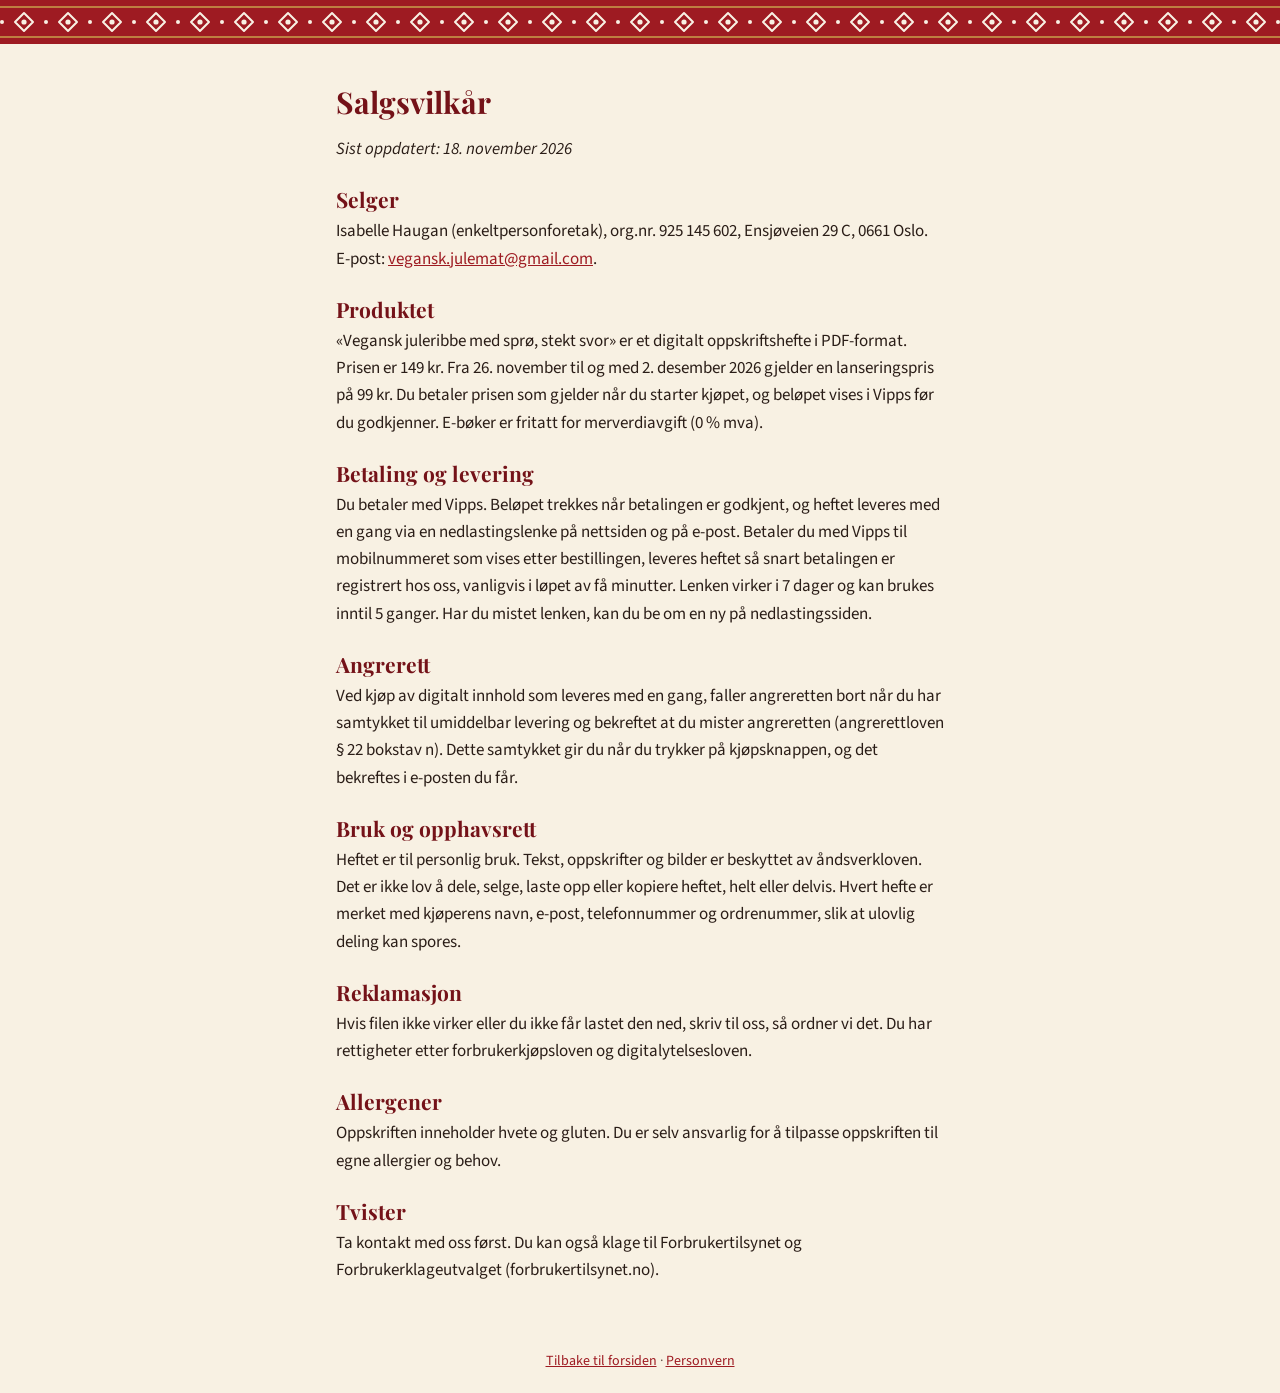
<file: vilkar.html>
<!doctype html>
<html lang="nb">
<head>
<meta charset="utf-8">
<meta name="viewport" content="width=device-width, initial-scale=1">
<link rel="icon" href="assets/favicon.svg" type="image/svg+xml">
<link rel="icon" href="assets/favicon-32.png" sizes="32x32" type="image/png">
<link rel="apple-touch-icon" href="assets/apple-touch-icon.png">
<meta name="theme-color" content="#5e0f16">

<link rel="preconnect" href="https://fonts.googleapis.com"><link rel="preconnect" href="https://fonts.gstatic.com" crossorigin>
<link href="https://fonts.googleapis.com/css2?family=Playfair+Display:wght@600;800&family=Source+Sans+3:wght@400;600;700&display=swap" rel="stylesheet">
<link rel="stylesheet" href="assets/side.css">
<script src="assets/config.js"></script><script src="assets/api.js"></script>
<title>Salgsvilkår | Vegansk juleribbe</title>
<meta name="description" content="Salgsvilkår for oppskriftsheftet Vegansk juleribbe med sprø svor: pris, betaling med Vipps, levering som PDF og angrerett.">
<meta name="format-detection" content="telephone=no">
<link rel="canonical" href="https://ibh2511.github.io/vegansk-juleribbe/vilkar.html">
<meta property="og:type" content="website">
<meta property="og:locale" content="nb_NO">
<meta property="og:site_name" content="Vegansk juleribbe">
<meta property="og:url" content="https://ibh2511.github.io/vegansk-juleribbe/vilkar.html">
<meta property="og:title" content="Salgsvilkår | Vegansk juleribbe">
<meta property="og:description" content="Salgsvilkår for oppskriftsheftet Vegansk juleribbe med sprø svor: pris, betaling med Vipps, levering som PDF og angrerett.">
<meta property="og:image" content="https://ibh2511.github.io/vegansk-juleribbe/assets/og-bilde.jpg">
<meta property="og:image:width" content="1200">
<meta property="og:image:height" content="630">
<meta name="twitter:card" content="summary_large_image">
</head>
<body>
<div class="band" aria-hidden="true"></div>
<main class="legal">
<h1>Salgsvilkår</h1>
<p><i>Sist oppdatert: 18. november 2026</i></p>
<h2>Selger</h2>
<p>Isabelle Haugan (enkeltpersonforetak), org.nr. 925 145 602, Ensjøveien 29 C, 0661 Oslo. E-post: <a href="mailto:vegansk.julemat@gmail.com">vegansk.julemat@gmail.com</a>.</p>
<h2>Produktet</h2>
<p>«Vegansk juleribbe med sprø, stekt svor» er et digitalt oppskriftshefte i PDF-format. Prisen er <span data-pris-ordinaer>149 kr</span>. Fra <span data-lansering-periode>26. november til og med 2. desember 2026</span> gjelder en lanseringspris på <span data-pris-lansering>99 kr</span>. Du betaler prisen som gjelder når du starter kjøpet, og beløpet vises i Vipps før du godkjenner. E-bøker er fritatt for merverdiavgift (0 % mva).</p>
<h2>Betaling og levering</h2>
<p>Du betaler med Vipps. Beløpet trekkes når betalingen er godkjent, og heftet leveres med en gang via en nedlastingslenke på nettsiden og på e-post. Betaler du med Vipps til mobilnummeret som vises etter bestillingen, leveres heftet så snart betalingen er registrert hos oss, vanligvis i løpet av få minutter. Lenken virker i 7 dager og kan brukes inntil 5 ganger. Har du mistet lenken, kan du be om en ny på nedlastingssiden.</p>
<h2>Angrerett</h2>
<p>Ved kjøp av digitalt innhold som leveres med en gang, faller angreretten bort når du har samtykket til umiddelbar levering og bekreftet at du mister angreretten (angrerettloven § 22 bokstav n). Dette samtykket gir du når du trykker på kjøpsknappen, og det bekreftes i e-posten du får.</p>
<h2>Bruk og opphavsrett</h2>
<p>Heftet er til personlig bruk. Tekst, oppskrifter og bilder er beskyttet av åndsverkloven. Det er ikke lov å dele, selge, laste opp eller kopiere heftet, helt eller delvis. Hvert hefte er merket med kjøperens navn, e-post, telefonnummer og ordrenummer, slik at ulovlig deling kan spores.</p>
<h2>Reklamasjon</h2>
<p>Hvis filen ikke virker eller du ikke får lastet den ned, skriv til oss, så ordner vi det. Du har rettigheter etter forbrukerkjøpsloven og digitalytelsesloven.</p>
<h2>Allergener</h2>
<p>Oppskriften inneholder hvete og gluten. Du er selv ansvarlig for å tilpasse oppskriften til egne allergier og behov.</p>
<h2>Tvister</h2>
<p>Ta kontakt med oss først. Du kan også klage til Forbrukertilsynet og Forbrukerklageutvalget (forbrukertilsynet.no).</p>
</main>
<footer><a href="./">Tilbake til forsiden</a> · <a href="personvern.html">Personvern</a></footer>
<script src="assets/pris.js"></script>
</body>
</html>
</file>
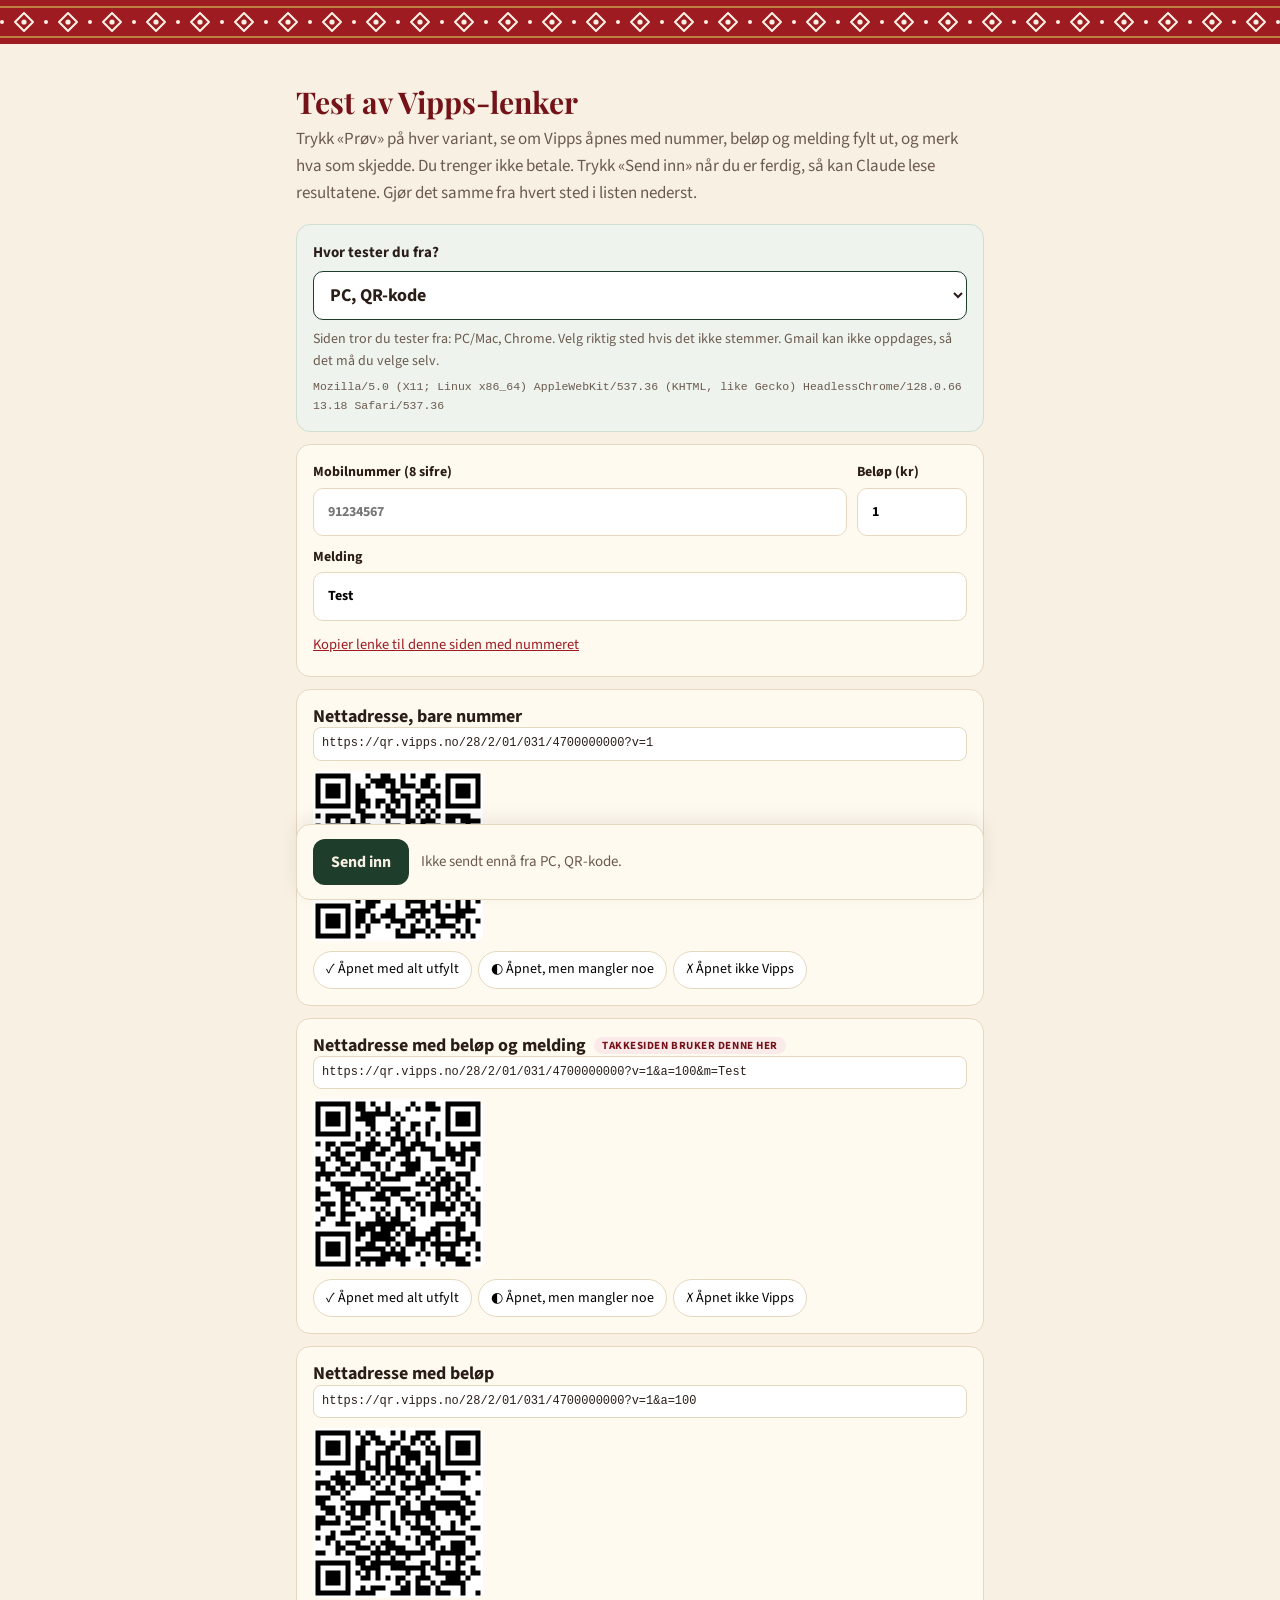
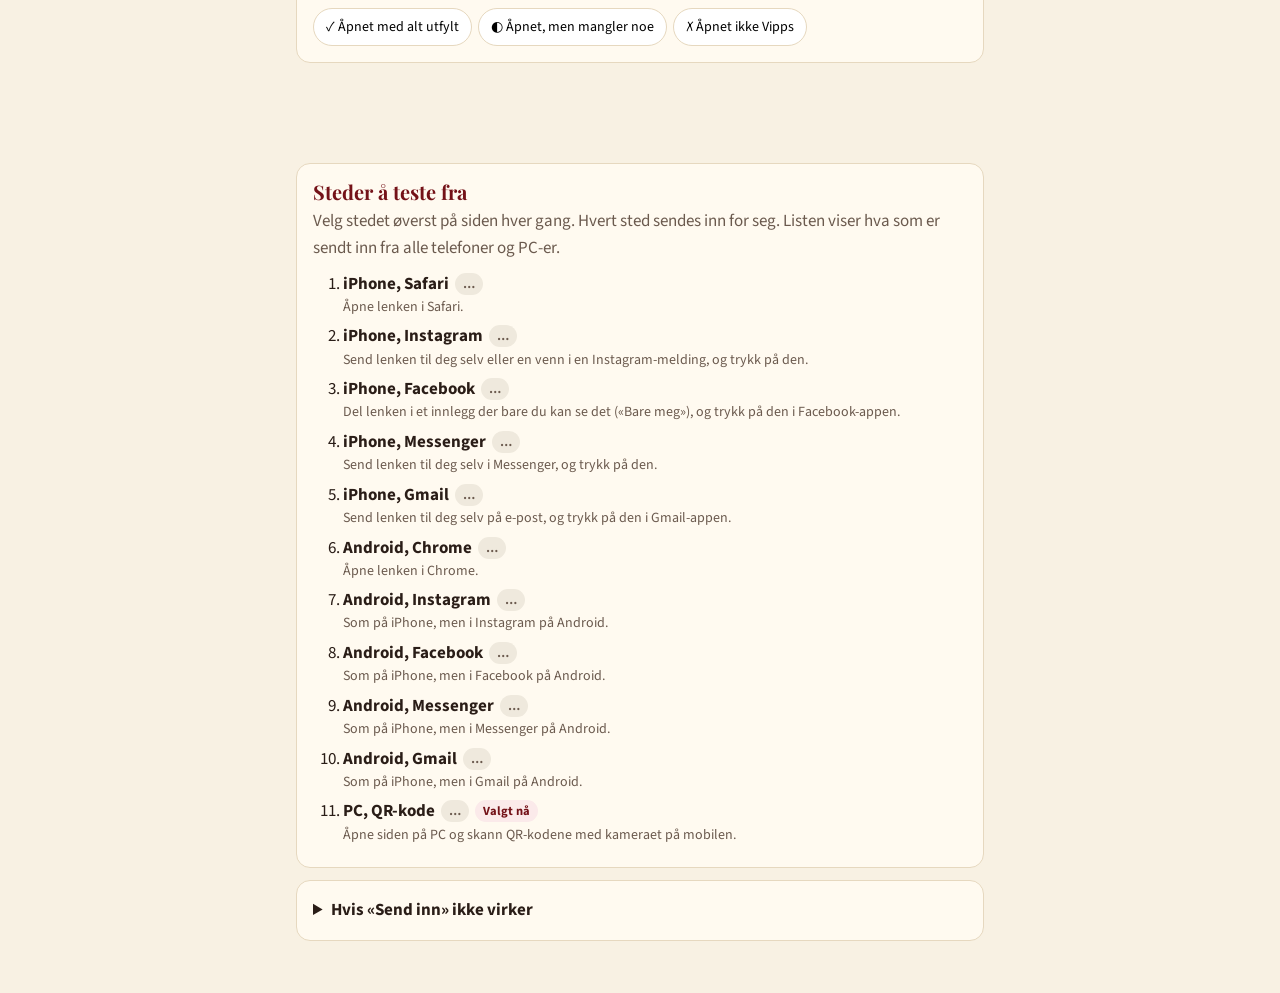
<file: vipps-test.html>
<!doctype html>
<html lang="nb">
<head>
<meta charset="utf-8">
<meta name="viewport" content="width=device-width, initial-scale=1">
<meta name="robots" content="noindex, nofollow">
<meta name="format-detection" content="telephone=no">
<link rel="icon" href="assets/favicon.svg" type="image/svg+xml">
<link rel="preconnect" href="https://fonts.googleapis.com"><link rel="preconnect" href="https://fonts.gstatic.com" crossorigin>
<link href="https://fonts.googleapis.com/css2?family=Playfair+Display:wght@600;800&family=Source+Sans+3:wght@400;600;700&display=swap" rel="stylesheet">
<link rel="stylesheet" href="assets/side.css">
<script src="assets/config.js"></script><script src="assets/api.js"></script>
<script src="assets/vipps.js?v=2"></script><script src="assets/qrcode.min.js"></script>
<title>Test av Vipps-lenker</title>
<style>
main{max-width:720px}
h1{font-size:30px;margin-bottom:6px}
.intro{color:var(--muted);margin-bottom:16px}
.kort{background:var(--paper);border:1px solid var(--line);border-radius:14px;padding:16px;margin-bottom:12px}
.miljo{background:#eef3ee;border-color:#cfe0d1}
.miljo label{font-weight:700;font-size:15px;display:block}
.miljo select{display:block;width:100%;font:inherit;font-size:18px;font-weight:700;margin-top:6px;padding:10px 12px;border:1.5px solid var(--green);border-radius:10px;background:#fff;color:var(--ink);min-height:48px}
.miljo .hint{font-size:14px;color:var(--muted);margin-top:8px}
.miljo code{display:block;font-size:11.5px;color:var(--muted);margin-top:6px;word-break:break-all}
.felt{display:grid;grid-template-columns:1fr 110px;gap:10px}
.felt label{font-weight:700;font-size:14px}
.felt input{max-width:none;margin-top:4px}
.felt .hel{grid-column:1/-1}
.lenkeknapp{background:none;border:0;color:var(--red);text-decoration:underline;cursor:pointer;font:inherit;font-size:14.5px;padding:4px 0;margin-top:8px}
.variant h2{font-size:18px;font-family:inherit;font-weight:700;color:var(--ink);display:flex;gap:8px;align-items:center;flex-wrap:wrap}
.variant p{color:var(--muted);font-size:14.5px;margin:4px 0 8px}
.variant code{display:block;font-size:12px;background:#fff;border:1px solid var(--line);border-radius:8px;padding:6px 8px;word-break:break-all;color:var(--ink)}
.proev{display:inline-flex;align-items:center;justify-content:center;background:var(--vipps);color:#fff;font-weight:700;text-decoration:none;border-radius:10px;padding:10px 18px;margin-top:10px;min-height:46px}
.resultat{display:flex;gap:6px;flex-wrap:wrap;margin-top:10px}
.resultat button{font:inherit;font-size:14px;border:1.5px solid var(--line);background:#fff;border-radius:999px;padding:6px 12px;cursor:pointer;min-height:38px}
.resultat button[aria-pressed=true]{border-color:var(--green);background:var(--green);color:var(--cream)}
.merke{font-size:11px;font-weight:700;text-transform:uppercase;letter-spacing:.05em;padding:2px 8px;border-radius:999px;background:#fbeaea;color:var(--red-dark)}
.merke.reserve{background:#f4ecd8;color:#7a5a12}
.qr svg{width:170px;height:170px;display:block;margin-top:10px;background:#fff;border-radius:8px}
.send{position:sticky;bottom:0;z-index:2;background:var(--paper);border:1px solid var(--line);border-radius:14px;padding:14px 16px;margin-bottom:12px;box-shadow:0 -6px 18px rgba(42,29,23,.08)}
.send .rad{display:flex;align-items:center;gap:12px;flex-wrap:wrap}
.send .btn{margin-top:0}
#sendStatus{font-size:15px;color:var(--muted)}
#sendStatus.ok{color:var(--green);font-weight:700}
#sendStatus.feil{color:var(--red-dark)}
textarea{width:100%;min-height:150px;font:13px/1.4 ui-monospace,monospace;border:1px solid var(--line);border-radius:10px;padding:10px;margin-top:10px}
ol.miljoer{padding-left:30px;color:var(--ink)}
ol.miljoer li{margin:6px 0}
ol.miljoer small{display:block;color:var(--muted);font-size:14px;line-height:1.4}
.status-sted{display:inline-block;font-size:12.5px;font-weight:700;border-radius:999px;padding:1px 8px;margin-left:6px;background:#efe9dd;color:var(--muted);vertical-align:1px}
.status-sted.ja{background:#e3efe6;color:var(--green)}
.status-sted.her{background:#fbeaea;color:var(--red-dark)}
.fremdrift{font-weight:700;color:var(--green)}
.mangler{display:flex;gap:6px;flex-wrap:wrap;align-items:center;margin-top:8px;font-size:14.5px}
.mangler > span{font-weight:700;margin-right:2px}
.mangler label{display:inline-flex;align-items:center;gap:6px;border:1.5px solid var(--line);background:#fff;border-radius:999px;padding:6px 12px;min-height:38px;cursor:pointer}
.mangler input{width:18px;height:18px;margin:0;accent-color:var(--green)}
details summary{cursor:pointer;font-weight:700}
.btn{min-height:46px;font-size:16px;padding:10px 18px}
</style>
</head>
<body>
<div class="band" aria-hidden="true"></div>
<main>
  <h1>Test av Vipps-lenker</h1>
  <p class="intro">Trykk «Prøv» på hver variant, se om Vipps åpnes med nummer, beløp og melding fylt ut, og merk hva som skjedde. Du trenger ikke betale. Trykk «Send inn» når du er ferdig, så kan Claude lese resultatene. Gjør det samme fra hvert sted i listen nederst.</p>

  <div class="kort miljo">
    <label for="sted">Hvor tester du fra?</label>
    <select id="sted"></select>
    <p class="hint" id="oppdaget"></p>
    <p class="hint fremdrift" id="fremdriftTopp" hidden></p>
    <code id="ua"></code>
  </div>

  <div class="kort">
    <div class="felt">
      <label>Mobilnummer (8 sifre)<input id="nr" inputmode="numeric" maxlength="8" placeholder="91234567"></label>
      <label>Beløp (kr)<input id="kr" inputmode="numeric" value="1"></label>
      <label class="hel">Melding<input id="melding" value="Test" maxlength="50"></label>
    </div>
    <button class="lenkeknapp" type="button" id="kopierTestlenke">Kopier lenke til denne siden med nummeret</button>
  </div>

  <div id="varianter"></div>

  <div class="send">
    <div class="rad">
      <button class="btn" type="button" id="sendInn">Send inn</button>
      <span id="sendStatus" role="status">Ikke sendt ennå.</span>
    </div>
  </div>

  <div class="kort">
    <h2 style="font-size:20px">Steder å teste fra</h2>
    <p class="intro" style="margin:4px 0 8px">Velg stedet øverst på siden hver gang. Hvert sted sendes inn for seg. Listen viser hva som er sendt inn fra alle telefoner og PC-er.</p>
    <p class="fremdrift" id="fremdrift" style="margin-bottom:6px"></p>
    <ol class="miljoer" id="stedListe"></ol>
  </div>

  <div class="kort">
    <details>
      <summary>Hvis «Send inn» ikke virker</summary>
      <p class="intro" style="margin:8px 0 0">Kopier resultatene og lim dem inn i chatten med Claude.</p>
      <button class="btn" type="button" id="kopier" style="margin-top:10px">Kopier resultatene</button>
      <textarea id="sammendrag" readonly></textarea>
    </details>
  </div>
</main>
<script>
(function(){
  var $=function(id){return document.getElementById(id);};
  function esc(s){return String(s==null?'':s).replace(/[&<>"']/g,function(c){return {'&':'&amp;','<':'&lt;','>':'&gt;','"':'&quot;',"'":'&#39;'}[c];});}
  function les(k,f){ try{ var v=localStorage.getItem(k); return v==null?f:v; }catch(e){ return f; } }
  function skriv(k,v){ try{ localStorage.setItem(k,v); }catch(e){} }
  var m=vjVipps.miljo();
  var STEDER=[
    ['iphone-safari','iPhone, Safari','Åpne lenken i Safari.'],
    ['iphone-instagram','iPhone, Instagram','Send lenken til deg selv eller en venn i en Instagram-melding, og trykk på den.'],
    ['iphone-facebook','iPhone, Facebook','Del lenken i et innlegg der bare du kan se det («Bare meg»), og trykk på den i Facebook-appen.'],
    ['iphone-messenger','iPhone, Messenger','Send lenken til deg selv i Messenger, og trykk på den.'],
    ['iphone-gmail','iPhone, Gmail','Send lenken til deg selv på e-post, og trykk på den i Gmail-appen.'],
    ['android-chrome','Android, Chrome','Åpne lenken i Chrome.'],
    ['android-instagram','Android, Instagram','Som på iPhone, men i Instagram på Android.'],
    ['android-facebook','Android, Facebook','Som på iPhone, men i Facebook på Android.'],
    ['android-messenger','Android, Messenger','Som på iPhone, men i Messenger på Android.'],
    ['android-gmail','Android, Gmail','Som på iPhone, men i Gmail på Android.'],
    ['pc','PC, QR-kode','Åpne siden på PC og skann QR-kodene med kameraet på mobilen.']
  ];
  var VAR=[
    {id:'https-nr',navn:'Nettadresse, bare nummer',type:'https',belop:false,melding:false},
    {id:'https-alt',navn:'Nettadresse med beløp og melding',type:'https',belop:true,melding:true},
    {id:'https-belop',navn:'Nettadresse med beløp',type:'https',belop:true,melding:false},
    {id:'vipps-alt',navn:'vipps:// med beløp og melding',type:'vipps',belop:true,melding:true},
    {id:'vipps-nr',navn:'vipps://, bare nummer',type:'vipps',belop:false,melding:false},
    {id:'intent-alt',navn:'Android-intent med beløp og melding',type:'intent',belop:true,melding:true},
    {id:'vipps-app',navn:'Bare åpne Vipps-appen',type:'app'}
  ];
  var SVAR=[['ok','✓ Åpnet med alt utfylt'],['delvis','◐ Åpnet, men mangler noe'],['nei','✗ Åpnet ikke Vipps']];

  // Gjett stedet ut fra nettleseren. Gmail kan ikke kjennes igjen, så det må velges for hånd.
  function gjett(){
    var app=(m.inApp||'').toLowerCase(), f=m.ios?'iphone':m.android?'android':'';
    if(!f) return 'pc';
    if(/instagram|facebook|messenger/.test(app)) return f+'-'+app;
    return f==='iphone'?'iphone-safari':'android-chrome';
  }
  // Valget huskes bare i denne fanen, så det overlever at siden lastes på nytt når du kommer tilbake fra Vipps.
  var husket=''; try{ husket=sessionStorage.getItem('vj_vippstest_sted')||''; }catch(e){}
  var sted=new URLSearchParams(location.search).get('sted')||husket||gjett();
  if(!STEDER.some(function(s){return s[0]===sted;})) sted=gjett();
  var res={}, mangler={}, liste=null;
  var DELER=[['nummer','Nummer'],['belop','Beløp'],['melding','Melding']];
  function nokkel(){ return 'vj_vippstest_'+sted; }
  function lastRes(){
    try{ res=JSON.parse(les(nokkel(),'{}'))||{}; }catch(e){ res={}; }
    try{ mangler=JSON.parse(les('vj_vippstest_mangler_'+sted,'{}'))||{}; }catch(e){ mangler={}; }
  }
  // Hva som manglet ved «◐», i fast rekkefølge.
  function manglerFor(id){ var l=mangler[id]||[]; return DELER.filter(function(d){ return l.indexOf(d[0])>=0; }); }
  function svarTekst(v){
    var s=SVAR.filter(function(x){return x[0]===res[v.id];})[0];
    if(!s) return 'ikke testet';
    var mm=res[v.id]==='delvis'?manglerFor(v.id):[];
    return mm.length?'◐ Åpnet, men mangler '+mm.map(function(d){ return d[1].toLowerCase(); }).join(' og '):s[1];
  }
  function stedNavn(){ return STEDER.filter(function(s){return s[0]===sted;})[0][1]; }
  function plattform(){ return sted.split('-')[0]; }

  $('sted').innerHTML=STEDER.map(function(s){ return '<option value="'+s[0]+'">'+esc(s[1])+'</option>'; }).join('');
  $('sted').value=sted;
  // Avkrysning: hvilke steder som er sendt inn, fra alle enheter (hentes fra backend).
  function tegnListe(){
    var ferdig=0;
    $('stedListe').innerHTML=STEDER.map(function(s){
      var l=liste&&liste[s[0]], merke;
      if(l){
        ferdig++;
        merke='<span class="status-sted ja">✓ Sendt '+esc(new Date(l.tid).toLocaleString('nb-NO',{day:'numeric',month:'short',hour:'2-digit',minute:'2-digit'}))+
          ' · '+l.ok+' ✓ '+l.delvis+' ◐ '+l.nei+' ✗</span>';
      } else merke='<span class="status-sted">'+(liste?'Ikke testet':'…')+'</span>';
      if(s[0]===sted) merke+='<span class="status-sted her">Valgt nå</span>';
      return '<li><b>'+esc(s[1])+'</b>'+merke+'<small>'+esc(s[2])+'</small></li>';
    }).join('');
    var t=liste?ferdig+' av '+STEDER.length+' steder er sendt inn.':'';
    $('fremdrift').textContent=t; $('fremdriftTopp').textContent=t?t+' Se listen nederst.':''; $('fremdriftTopp').hidden=!t;
  }
  function hentListe(){
    if(!window.vjGet) return;
    vjGet({action:'vippstestliste'}).then(function(d){ if(d&&d.ok){ liste=d.steder||{}; tegnListe(); } }).catch(function(){});
  }
  $('oppdaget').textContent='Siden tror du tester fra: '+m.tekst+'. Velg riktig sted hvis det ikke stemmer. Gmail kan ikke oppdages, så det må du velge selv.';
  $('ua').textContent=navigator.userAgent;
  try{ $('nr').value=(new URLSearchParams(location.search).get('nr')||les('vj_vippstest_nr','')).replace(/\D/g,'').slice(0,8); }catch(e){}

  // Varianter som gir mening her: Android-lenken bare på Android, og på PC bare nettadressene (QR-kode).
  function synlige(){
    var p=plattform();
    return VAR.filter(function(v){ return p==='pc'?v.type==='https':p==='iphone'?v.type!=='intent':true; });
  }
  // Merkene viser hva takkesiden faktisk velger i denne nettleseren.
  function valgFor(){ return vjVipps.valg(m); }
  function lenke(v){
    var nr=$('nr').value.replace(/\D/g,''), ore=Math.round(Number(String($('kr').value).replace(',','.'))*100)||0;
    if(v.type==='app') return 'vipps://';
    var h=vjVipps.https(nr||'00000000', v.belop?ore:0, v.melding?$('melding').value:'');
    return vjVipps.lenker(h)[v.type];
  }
  function tegn(){
    var valg=valgFor(), pc=plattform()==='pc';
    $('varianter').innerHTML=synlige().map(function(v){
      var merke=v.type===valg.hoved&&v.belop&&v.melding?'<span class="merke">Takkesiden bruker denne her</span>':v.type===valg.reserve&&v.belop&&v.melding?'<span class="merke reserve">Reserve på takkesiden</span>':'';
      var l=lenke(v), qr=pc?'<div class="qr">'+vjVipps.qrSvg(l)+'</div>':'';
      var deler=DELER.filter(function(d){ return d[0]==='nummer'||(d[0]==='belop'&&v.belop)||(d[0]==='melding'&&v.melding); });
      var hva=res[v.id]==='delvis'&&v.type!=='app'?'<div class="mangler" data-m="'+v.id+'"><span>Hva manglet?</span>'+deler.map(function(d){
        return '<label><input type="checkbox" value="'+d[0]+'"'+((mangler[v.id]||[]).indexOf(d[0])>=0?' checked':'')+'>'+d[1]+'</label>'; }).join('')+'</div>':'';
      return '<div class="kort variant"><h2>'+esc(v.navn)+merke+'</h2><code>'+esc(l)+'</code>'+qr+
        (pc?'':'<a class="proev" href="'+esc(l)+'">Prøv</a>')+
        '<div class="resultat">'+SVAR.map(function(s){ return '<button type="button" data-v="'+v.id+'" data-s="'+s[0]+'" aria-pressed="'+(res[v.id]===s[0])+'">'+s[1]+'</button>'; }).join('')+'</div>'+hva+'</div>';
    }).join('');
    oppsummer(); visStatus(); tegnListe();
  }
  function oppsummer(){
    var linjer=['Vipps-lenketest: '+stedNavn()+' (siden oppdaget: '+m.tekst+')','Beløp: '+$('kr').value+' kr, melding: «'+$('melding').value+'»'];
    synlige().forEach(function(v){ linjer.push('- '+v.navn+': '+svarTekst(v)); });
    linjer.push('Nettleser-ID: '+navigator.userAgent);
    $('sammendrag').value=linjer.join('\n');
  }

  // Innsending. Husker hva som sist ble sendt fra hvert sted, så siden kan si om noe er endret siden.
  function tilstand(){ return JSON.stringify(synlige().map(function(v){ return (res[v.id]||'')+(res[v.id]==='delvis'?':'+manglerFor(v.id).map(function(d){ return d[0]; }).join('+'):''); })); }
  function sistSendt(){ return les('vj_vippstest_sendt_'+sted,''); }
  function visStatus(tekst,klasse){
    var s=$('sendStatus');
    if(tekst){ s.textContent=tekst; s.className=klasse||''; return; }
    var sendt=sistSendt();
    if(sendt && sendt===tilstand()){ s.textContent='Sendt fra '+stedNavn()+'. Velg neste sted i listen.'; s.className='ok'; }
    else if(sendt){ s.textContent='Endret siden du sendte. Trykk «Send inn» igjen.'; s.className=''; }
    else { s.textContent='Ikke sendt ennå fra '+stedNavn()+'.'; s.className=''; }
  }
  var sender=false, autoTimer=null;
  function send(){
    if(sender) return;
    if(!synlige().some(function(v){ return res[v.id]; })){ visStatus('Merk minst én variant først.','feil'); return; }
    sender=true; $('sendInn').disabled=true; visStatus('Sender …');
    var t=tilstand();
    vjPost({action:'vippstest',stedId:sted,oppdaget:m.tekst,ua:navigator.userAgent,res:JSON.stringify(res),mangler:JSON.stringify(mangler),belop:$('kr').value,melding:$('melding').value})
      .then(function(d){
        if(!d||!d.ok) throw new Error(d&&d.error||'Ukjent feil');
        skriv('vj_vippstest_sendt_'+sted,t);
        if(liste) liste[sted]={tid:new Date().toISOString(),ok:0,delvis:0,nei:0};
        hentListe();
        if(d.sendt) visStatus(); else visStatus('Lagret i regnearket, men backend har ingen e-postadresse å sende til. Legg inn VARSEL_EPOST i Skriptegenskaper.','feil');
      })
      .catch(function(e){ visStatus('Fikk ikke sendt: '+e.message+' Bruk «Kopier resultatene» nederst.','feil'); })
      .then(function(){ sender=false; $('sendInn').disabled=false; });
  }
  // Sender av seg selv når alle variantene er merket.
  function autoSend(){
    clearTimeout(autoTimer);
    if(!synlige().every(function(v){ return res[v.id]; }) || sistSendt()===tilstand()) return;
    // Vent til det er krysset av for hva som manglet ved hver «◐».
    var uten=synlige().filter(function(v){ return res[v.id]==='delvis'&&v.type!=='app'&&!manglerFor(v.id).length; });
    if(uten.length){ visStatus('Kryss av for hva som manglet, så sendes resultatene.'); return; }
    autoTimer=setTimeout(send,1500);
  }

  lastRes();
  $('varianter').addEventListener('click',function(e){
    var b=e.target.closest('button[data-v]'); if(!b) return;
    res[b.dataset.v]=b.dataset.s; skriv(nokkel(),JSON.stringify(res));
    tegn(); autoSend();
  });
  $('varianter').addEventListener('change',function(e){
    var boks=e.target.closest('.mangler'); if(!boks) return;
    mangler[boks.dataset.m]=[].slice.call(boks.querySelectorAll('input:checked')).map(function(i){ return i.value; });
    skriv('vj_vippstest_mangler_'+sted,JSON.stringify(mangler));
    oppsummer(); visStatus(); autoSend();
  });
  document.addEventListener('visibilitychange',function(){ if(document.visibilityState==='visible') hentListe(); });
  $('sted').addEventListener('change',function(){ sted=$('sted').value; try{ sessionStorage.setItem('vj_vippstest_sted',sted); }catch(e){} lastRes(); tegn(); });
  ['nr','kr','melding'].forEach(function(id){ $(id).addEventListener('input',function(){ skriv('vj_vippstest_nr',$('nr').value); tegn(); }); });
  $('sendInn').onclick=send;
  $('kopierTestlenke').onclick=function(){
    var nr=$('nr').value.replace(/\D/g,''), u=location.origin+location.pathname+(nr?'?nr='+nr:'');
    vjVipps.kopier(u).then(function(){ $('kopierTestlenke').textContent='Kopiert! Send den til deg selv der du skal teste.'; })
      .catch(function(){ $('kopierTestlenke').textContent=u; });
  };
  $('kopier').onclick=function(){
    vjVipps.kopier($('sammendrag').value).then(function(){ $('kopier').textContent='Kopiert!'; setTimeout(function(){ $('kopier').textContent='Kopier resultatene'; },2500); })
      .catch(function(){ $('sammendrag').select(); });
  };
  tegn(); hentListe();
})();
</script>
</body>
</html>
</file>
<file: assets/side.css>
:root{--red:#9e1b22;--red-dark:#741218;--green:#1f3d2b;--cream:#f8f1e3;--paper:#fffaf0;--gold:#c8a04a;--ink:#2a1d17;--muted:#6b5a4e;--vipps:#ff5b24;--line:#e6d8bf}
*{box-sizing:border-box;margin:0;padding:0}
[hidden]{display:none!important}
body{background:var(--cream);color:var(--ink);font:400 17px/1.6 "Source Sans 3",system-ui,sans-serif;min-height:100vh;display:flex;flex-direction:column}
h1,h2,h3{font-family:"Playfair Display",Georgia,serif;line-height:1.2;color:var(--red-dark)}
a{color:var(--red)}
.band{height:44px;background-color:var(--red);background-image:url("data:image/svg+xml,%3Csvg xmlns='http://www.w3.org/2000/svg' width='44' height='44'%3E%3Cg stroke='%23c8a04a' stroke-width='1.5'%3E%3Cline x1='0' y1='7' x2='44' y2='7'/%3E%3Cline x1='0' y1='37' x2='44' y2='37'/%3E%3C/g%3E%3Cpath d='M22 13 L31 22 L22 31 L13 22 Z' fill='none' stroke='%23f8f1e3' stroke-width='2' stroke-linejoin='round'/%3E%3Cg fill='%23f8f1e3'%3E%3Ccircle cx='22' cy='22' r='2.6'/%3E%3Ccircle cx='0' cy='22' r='2'/%3E%3Ccircle cx='44' cy='22' r='2'/%3E%3C/g%3E%3C/svg%3E");background-position:center;background-repeat:repeat-x}
main{flex:1;width:100%;max-width:640px;margin:0 auto;padding:40px 16px}
.box{background:var(--paper);border:1px solid var(--line);border-radius:16px;padding:28px 22px;text-align:center}
.box h1{font-size:30px;margin-bottom:10px}
.box p{color:var(--muted);margin:8px 0}
.btn{display:inline-flex;align-items:center;justify-content:center;background:var(--green);color:var(--cream);font-weight:700;font-size:18px;padding:14px 26px;border-radius:12px;text-decoration:none;border:0;cursor:pointer;min-height:52px;margin-top:16px;font-family:inherit}
.btn:disabled{opacity:.6}
.spinner{width:42px;height:42px;border:4px solid var(--line);border-top-color:var(--red);border-radius:50%;margin:18px auto;animation:s 1s linear infinite}
@keyframes s{to{transform:rotate(360deg)}}
input{font:inherit;padding:12px 14px;border:1px solid var(--line);border-radius:10px;width:100%;max-width:320px;background:#fff}
.legal{text-align:left}
.legal h1{font-size:30px;margin-bottom:16px}
.legal h2{font-size:21px;margin:24px 0 6px}
.legal p,.legal li{margin:6px 0}
.legal ul{padding-left:22px}
footer{text-align:center;font-size:14px;color:var(--muted);padding:20px 16px}
</file>
